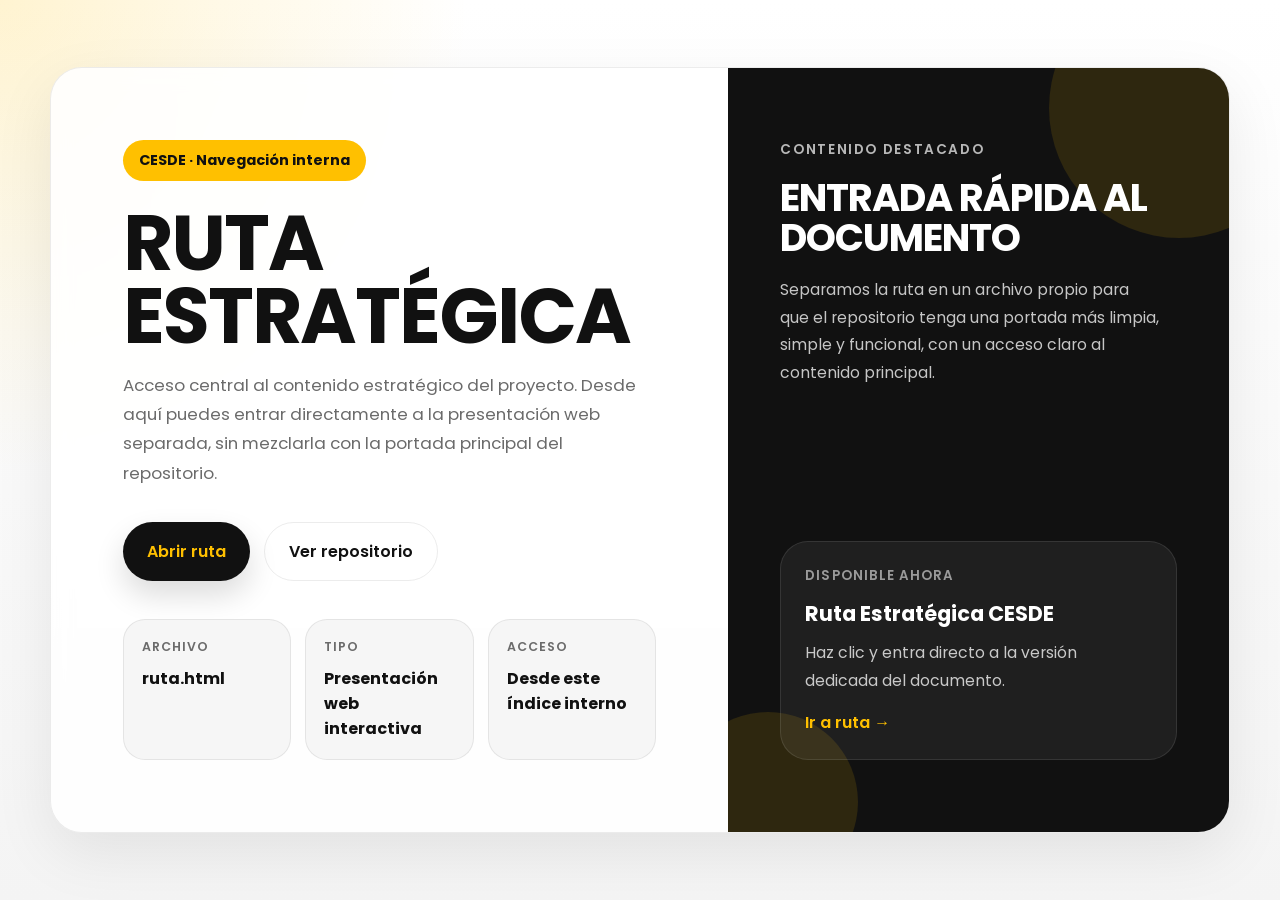
<file: index.html>
﻿<!DOCTYPE html>
<html lang="es">
<head>
  <meta charset="UTF-8" />
  <meta name="viewport" content="width=device-width, initial-scale=1.0" />
  <title>CESDE</title>
  <link rel="preconnect" href="https://fonts.googleapis.com">
  <link rel="preconnect" href="https://fonts.gstatic.com" crossorigin>
  <link href="https://fonts.googleapis.com/css2?family=Poppins:wght@300;400;500;600;700&display=swap" rel="stylesheet">
  <link rel="stylesheet" href="assets/css/index.css">
</head>
<body>
  <main class="page">
    <section class="shell">
      <div class="hero">
        <div class="eyebrow">CESDE · Navegación interna</div>
        <h1>Ruta estratégica</h1>
        <p class="lead">
          Acceso central al contenido estratégico del proyecto. Desde aquí puedes entrar
          directamente a la presentación web separada, sin mezclarla con la portada principal del repositorio.
        </p>

        <div class="actions">
          <a class="btn btn-primary" href="./ruta.html">Abrir ruta</a>
          <a class="btn btn-secondary" href="https://github.com/DanielAdcom98/Cesde" target="_blank" rel="noopener noreferrer">Ver repositorio</a>
        </div>

        <div class="mini-grid">
          <article class="mini-card">
            <span>Archivo</span>
            <strong>ruta.html</strong>
          </article>
          <article class="mini-card">
            <span>Tipo</span>
            <strong>Presentación web interactiva</strong>
          </article>
          <article class="mini-card">
            <span>Acceso</span>
            <strong>Desde este índice interno</strong>
          </article>
        </div>
      </div>

      <aside class="panel">
        <div class="panel-top">
          <div class="panel-label">Contenido destacado</div>
          <h2>Entrada rápida al documento</h2>
          <p>
            Separamos la ruta en un archivo propio para que el repositorio tenga una portada más limpia,
            simple y funcional, con un acceso claro al contenido principal.
          </p>
        </div>

        <div class="route-card">
          <small>Disponible ahora</small>
          <strong>Ruta Estratégica CESDE</strong>
          <p>Haz clic y entra directo a la versión dedicada del documento.</p>
          <a href="./ruta.html">Ir a ruta →</a>
        </div>
      </aside>
    </section>
  </main>
</body>
</html>
</file>
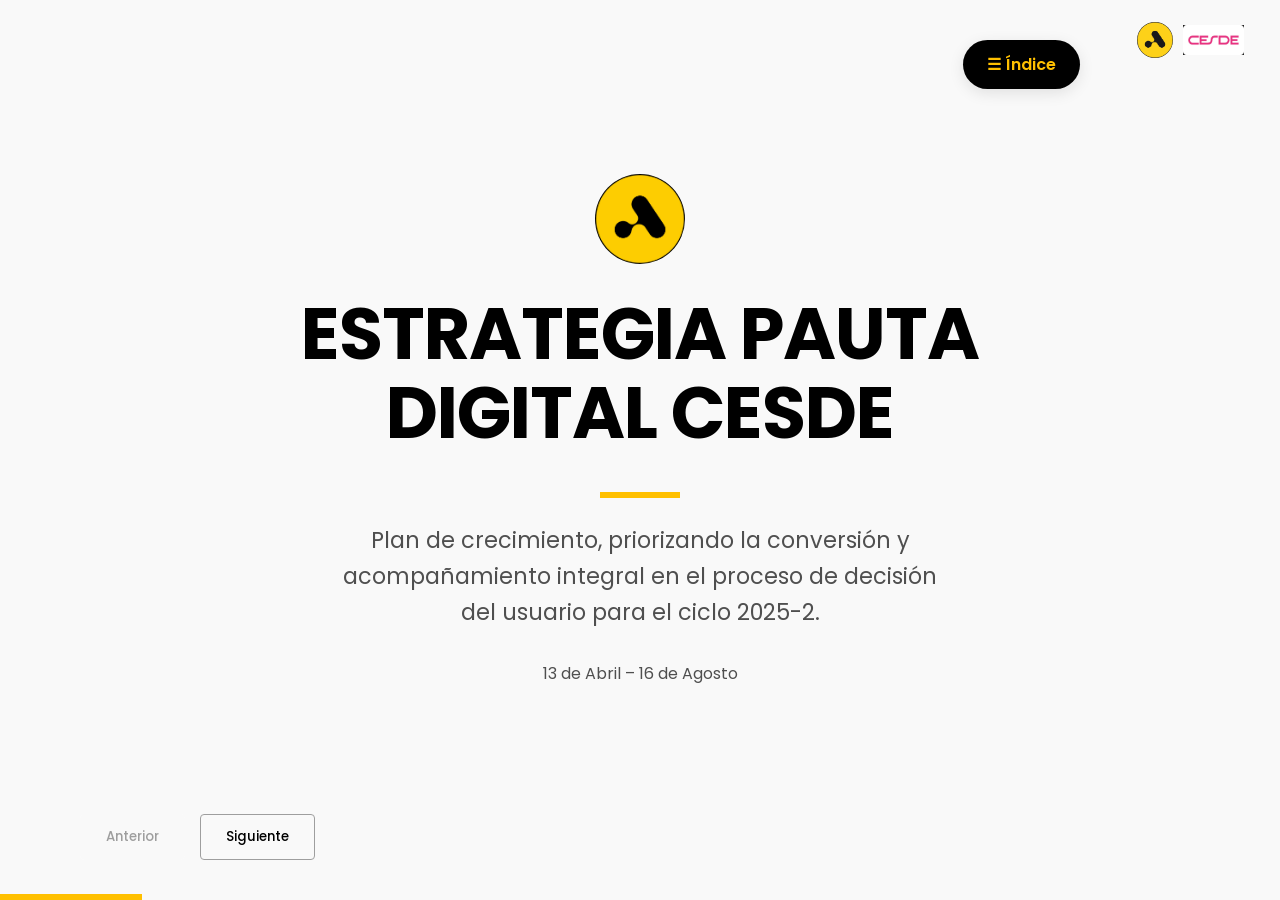
<file: CESDE_Estrategia_Completa_2025-2_1.html>
<!DOCTYPE html>
<html lang="es">
<head>
    <meta charset="UTF-8">
    <meta name="viewport" content="width=device-width, initial-scale=1.0">
    <title>Propuesta Pauta Digital CESDE 2025</title>
    <!-- Fuentes: Solo Poppins con todos sus pesos -->
    <link href="https://fonts.googleapis.com/css2?family=Poppins:ital,wght@0,300;0,400;0,500;0,600;0,700;1,300&display=swap" rel="stylesheet">
    <style>
        :root {
            --amarillo: #FFC000;
            --negro: #000000;
            --gris-oscuro: #4F4F4F;
            --gris-medio: #9E9E9E;
            --gris-claro: #F9F9F9;
            --gris-borde: #EAEAEA;
            --blanco: #FFFFFF;
            --radius: 8px;
        }

        * {
            margin: 0;
            padding: 0;
            box-sizing: border-box;
        }

        body {
            font-family: 'Poppins', sans-serif;
            background-color: var(--blanco);
            color: var(--gris-oscuro);
            overflow-x: hidden;
            line-height: 1.6;
        }

        h1, h2, h3, h4, h5, .bold {
            font-weight: 700;
            color: var(--negro);
        }

        .light-text {
            font-weight: 300;
            color: var(--gris-oscuro);
        }

        /* Contenedor Principal */
        #presentation-container {
            width: 100vw;
            height: 100vh;
            position: relative;
        }

        .slide {
            position: absolute;
            top: 0;
            left: 0;
            width: 100%;
            height: 100%;
            display: none;
            padding: 60px 80px 100px 80px; /* Padding inferior extra para la navegación */
            background-color: var(--blanco);
            flex-direction: column;
            transition: opacity 0.4s ease;
            overflow-y: auto;
        }

        .slide.active {
            display: flex;
            opacity: 1;
        }

        /* Contenedor Interno para Centrado Vertical/Horizontal */
        .slide-inner {
            width: 100%;
            max-width: 1200px;
            margin: auto; /* Esto empuja el bloque al centro exacto */
            display: flex;
            flex-direction: column;
        }

        /* --- NUEVO LAYOUT DE HEADER (Columnas) --- */
        .slide-top-section {
            display: flex;
            gap: 40px;
            margin-bottom: 40px;
            align-items: flex-start;
            width: 100%;
        }

        /* Columna del Título: Se ajusta al contenido para que no haga salto de línea */
        .slide-title-col {
            flex: 0 0 auto; 
        }

        .slide-desc-col {
            flex: 1;
            padding-top: 5px;
        }

        /* Cajón Amarillo: Más amplio y sin salto de línea */
        .slide-header {
            background-color: var(--amarillo);
            padding: 15px 40px;
            border-radius: var(--radius);
            width: max-content; 
            white-space: nowrap; 
        }

        .slide-header h2 {
            margin: 0;
            font-size: 2rem;
            text-transform: uppercase;
            letter-spacing: -0.5px;
            line-height: 1.2;
        }

        /* Claims de la derecha: Subtítulo (Bold) y Subtexto (Light Italic) */
        .slide-desc-col .subtext {
            font-weight: 700; /* Poppins Bold */
            color: var(--gris-medio);
            font-size: 1rem;
            margin-bottom: 10px;
            text-transform: uppercase;
            letter-spacing: 1px;
        }

        .slide-desc-col .body-text {
            font-weight: 300; /* Poppins Light */
            font-style: italic; /* Cursiva */
            font-size: 1.1rem;
            color: var(--gris-oscuro);
            margin-bottom: 0;
        }

        /* Contenido General */
        .content-area {
            width: 100%;
            text-align: left;
        }

        /* Slide de Portada */
        .slide-cover {
            background-color: var(--gris-claro);
        }

        .slide-cover .slide-inner {
            align-items: center;
            text-align: center;
        }

        .slide-cover h1 {
            font-size: 4.5rem;
            margin-bottom: 15px;
            line-height: 1.1;
            text-transform: uppercase;
            letter-spacing: -1px;
        }

        .slide-cover .body-text {
            font-size: 1.4rem;
            max-width: 600px;
            margin: 0 auto;
        }

        /* Logo en Portada */
        .cover-logo {
            height: 90px;
            margin-bottom: 30px;
            object-fit: contain;
        }

        /* Cuadrícula de Objetivos Planos */
        .stats-grid {
            display: grid;
            grid-template-columns: repeat(3, 1fr);
            gap: 20px;
            margin-top: 20px;
        }

        .stat-card {
            background: var(--gris-claro);
            padding: 40px 30px;
            border-radius: var(--radius);
            text-align: center;
            border-left: 4px solid var(--amarillo);
        }

        .stat-val {
            font-weight: 700;
            font-size: 3.5rem;
            color: var(--negro);
            line-height: 1;
            display: block;
            margin-bottom: 10px;
        }

        /* --- Enfoque Funnel (Timeline) --- */
        .timeline-container {
            margin-top: 20px;
            border-left: 2px solid var(--gris-borde);
            padding-left: 30px;
            position: relative;
        }

        .timeline-item {
            margin-bottom: 25px;
            position: relative;
            background: var(--gris-claro);
            padding: 20px 25px;
            border-radius: var(--radius);
            border: 1px solid var(--gris-borde);
        }

        .timeline-item::before {
            content: '';
            position: absolute;
            left: -37px;
            top: 25px;
            width: 12px;
            height: 12px;
            background: var(--amarillo);
            border-radius: 50%;
            border: 3px solid var(--blanco);
            box-shadow: 0 0 0 2px var(--gris-borde);
        }

        .timeline-header {
            display: flex;
            justify-content: space-between;
            align-items: center;
            margin-bottom: 8px;
        }

        .timeline-item h3 {
            font-size: 1.2rem;
            margin: 0;
        }

        .timeline-tags {
            display: flex;
            gap: 8px;
        }

        .tl-tag {
            font-size: 0.75rem;
            font-weight: 600;
            padding: 4px 12px;
            border-radius: 50px;
            background: var(--blanco);
            color: var(--negro);
            border: 1px solid var(--gris-medio);
        }
        .tl-tag.highlight {
            background: var(--negro);
            color: var(--amarillo);
            border: none;
        }

        /* --- Mix de Medios (Interactivo Rediseñado) --- */
        .mix-interactive {
            display: flex;
            gap: 30px;
            margin-top: 20px;
            align-items: stretch;
        }

        .mix-tabs {
            flex: 0 0 280px;
            display: flex;
            flex-direction: column;
            gap: 10px;
        }

        .mix-tab {
            background: var(--blanco);
            border: 1px solid var(--gris-borde);
            padding: 18px 20px;
            border-radius: var(--radius);
            text-align: left;
            cursor: pointer;
            display: flex;
            justify-content: space-between;
            align-items: center;
            transition: all 0.2s;
            font-family: 'Poppins', sans-serif;
            font-weight: 600;
            color: var(--negro);
            font-size: 1.05rem;
        }

        .mix-tab .pct {
            font-size: 1.3rem;
            color: var(--negro);
        }

        .mix-tab:hover {
            background: var(--gris-claro);
        }

        .mix-tab.active {
            background: var(--negro);
            color: var(--blanco);
            border-color: var(--negro);
            border-left: 6px solid var(--amarillo);
        }
        .mix-tab.active .pct {
            color: var(--amarillo);
        }

        .mix-panel-container {
            flex: 1;
            background: var(--gris-claro);
            border: 1px solid var(--gris-borde);
            border-radius: var(--radius);
            padding: 30px;
            position: relative;
        }

        .mix-panel {
            display: none;
            animation: fadeIn 0.3s ease;
        }

        .mix-panel.active {
            display: block;
        }

        @keyframes fadeIn { from { opacity: 0; transform: translateY(5px); } to { opacity: 1; transform: translateY(0); } }

        .panel-header-badge {
            font-size: 1.4rem; 
            color: var(--amarillo); 
            background: var(--negro); 
            padding: 5px 15px; 
            display: inline-block; 
            border-radius: 4px; 
            margin-bottom: 15px;
            font-weight: 700;
        }

        .panel-grid {
            display: grid;
            grid-template-columns: 1fr;
            gap: 15px;
            margin-top: 20px;
        }

        .panel-box {
            background: var(--blanco);
            padding: 15px 20px;
            border-left: 4px solid var(--amarillo);
            border-radius: 4px;
            box-shadow: 0 2px 8px rgba(0,0,0,0.03);
        }

        .panel-box h5 {
            font-size: 0.75rem;
            text-transform: uppercase;
            color: var(--gris-medio);
            margin-bottom: 6px;
            letter-spacing: 0.5px;
        }

        .panel-box p {
            margin: 0;
            font-size: 0.95rem;
            color: var(--gris-oscuro);
            font-weight: 300;
        }

        /* --- Acordeones Planos (Journey e Infografía) --- */
        .journey-container {
            position: relative;
            padding-left: 20px;
            margin-top: 20px;
        }
        .journey-container::before {
            content: '';
            position: absolute;
            left: 5px;
            top: 20px;
            bottom: 20px;
            width: 2px;
            background: var(--gris-borde);
            z-index: 1;
        }

        .acc-item {
            background: var(--gris-claro);
            border-radius: 4px;
            overflow: hidden;
            transition: background 0.2s ease;
            margin-bottom: 12px;
            position: relative;
            z-index: 2;
            box-shadow: 0 2px 10px rgba(0,0,0,0.02);
            border: 1px solid var(--gris-borde);
        }

        .acc-item.open {
            background: var(--blanco);
            border-color: var(--amarillo);
            box-shadow: 0 4px 15px rgba(0,0,0,0.05);
        }

        .acc-item::before {
            content: '';
            position: absolute;
            left: -19px;
            top: 22px;
            width: 8px;
            height: 8px;
            background: var(--blanco);
            border: 2px solid var(--gris-medio);
            border-radius: 50%;
            z-index: 3;
            transition: all 0.2s;
        }
        .acc-item.open::before {
            border-color: var(--amarillo);
            background: var(--amarillo);
            box-shadow: 0 0 0 3px rgba(255, 192, 0, 0.2);
        }

        .acc-header {
            padding: 18px 25px;
            font-weight: 600;
            font-size: 1.05rem;
            color: var(--negro);
            display: flex;
            justify-content: space-between;
            align-items: center;
            cursor: pointer;
        }

        .acc-icon {
            font-weight: 300;
            font-size: 1.5rem;
            color: var(--gris-oscuro);
        }

        .acc-content {
            max-height: 0;
            padding: 0 25px;
            opacity: 0;
            transition: all 0.3s ease;
            font-weight: 300;
            font-size: 1rem;
            color: var(--gris-oscuro);
            overflow: hidden;
        }

        .acc-item.open .acc-content {
            max-height: 1000px;
            padding: 0 25px 25px 25px;
            opacity: 1;
        }

        .j-grid {
            display: grid;
            grid-template-columns: repeat(4, 1fr);
            gap: 15px;
            margin-top: 15px;
            border-top: 1px dashed var(--gris-borde);
            padding-top: 20px;
        }

        .j-box {
            background: var(--gris-claro);
            padding: 15px;
            border-radius: 6px;
            font-size: 0.9rem;
            line-height: 1.4;
        }

        .j-box h5 {
            font-size: 0.75rem;
            text-transform: uppercase;
            color: var(--gris-medio);
            margin-bottom: 6px;
            letter-spacing: 0.5px;
        }

        .j-box p { margin: 0; font-weight: 400; color: var(--negro); }
        
        .j-box.highlight {
            background: #fffdf5;
            border: 1px solid var(--amarillo);
            display: flex;
            flex-direction: column;
            justify-content: center;
        }
        .j-box.highlight p {
            font-size: 1.8rem;
            font-weight: 700;
            color: var(--negro);
        }

        /* Detalle Becas */
        .beca-detail {
            display: grid;
            grid-template-columns: 1fr 1fr;
            gap: 15px;
            margin-top: 10px;
        }
        .beca-box {
            background: var(--gris-claro);
            padding: 15px;
            border-radius: 4px;
        }
        .beca-box h4 {
            font-size: 0.8rem;
            text-transform: uppercase;
            color: var(--gris-medio);
            margin-bottom: 5px;
            font-weight: 600;
        }

        /* Navegación y Botones */
        .nav-controls {
            position: fixed;
            bottom: 40px;
            left: 80px;
            display: flex;
            gap: 15px;
            z-index: 100;
        }

        .nav-btn {
            background: var(--gris-claro);
            color: var(--negro);
            border: 1px solid var(--gris-medio);
            padding: 12px 25px;
            font-family: 'Poppins', sans-serif;
            font-weight: 500;
            cursor: pointer;
            border-radius: 4px;
            transition: all 0.2s;
        }

        .nav-btn:hover {
            background: var(--negro);
            color: var(--amarillo);
            border-color: var(--negro);
        }

        .nav-btn:disabled {
            background: var(--gris-claro);
            color: var(--gris-medio);
            border-color: var(--gris-claro);
            cursor: not-allowed;
        }

        .progress-bar {
            position: fixed;
            bottom: 0;
            left: 0;
            height: 6px;
            background: var(--amarillo);
            transition: width 0.3s ease;
            z-index: 1001;
        }

        /* --- MENÚ ÍNDICE --- */
        .index-toggle-btn {
            position: fixed;
            top: 40px;
            right: 200px;
            background: var(--negro);
            color: var(--amarillo);
            border: none;
            padding: 12px 24px;
            border-radius: 50px;
            font-family: 'Poppins', sans-serif;
            font-weight: 600;
            font-size: 1rem;
            cursor: pointer;
            z-index: 2000;
            box-shadow: 0 4px 15px rgba(0,0,0,0.1);
            transition: transform 0.2s, background 0.2s;
            display: flex;
            align-items: center;
            gap: 8px;
        }

        .index-toggle-btn:hover {
            transform: translateY(-2px);
            background: var(--gris-oscuro);
        }

        .index-modal {
            position: fixed;
            top: 0;
            left: 0;
            width: 100vw;
            height: 100vh;
            background: rgba(255, 255, 255, 0.95);
            backdrop-filter: blur(5px);
            z-index: 2001;
            display: flex;
            flex-direction: column;
            justify-content: center;
            align-items: center;
            opacity: 0;
            pointer-events: none;
            transition: opacity 0.3s ease;
        }

        .index-modal.open {
            opacity: 1;
            pointer-events: all;
        }

        .index-close {
            position: absolute;
            top: 40px;
            right: 40px;
            background: none;
            border: none;
            font-size: 2rem;
            color: var(--negro);
            cursor: pointer;
            transition: color 0.2s;
        }

        .index-close:hover {
            color: var(--amarillo);
        }

        .index-modal h2 {
            font-size: 2.5rem;
            margin-bottom: 40px;
            color: var(--negro);
            text-transform: uppercase;
            letter-spacing: -0.5px;
        }

        .index-list {
            list-style: none;
            padding: 0;
            margin: 0;
            width: 100%;
            max-width: 600px;
        }

        .index-list li {
            font-size: 1.5rem;
            font-weight: 600;
            color: var(--gris-oscuro);
            padding: 15px 20px;
            margin-bottom: 10px;
            border-radius: var(--radius);
            cursor: pointer;
            transition: all 0.2s ease;
            display: flex;
            align-items: center;
            gap: 15px;
        }

        .index-list li::before {
            content: '→';
            color: var(--amarillo);
            font-weight: 700;
            opacity: 0;
            transform: translateX(-10px);
            transition: all 0.2s;
        }

        .index-list li:hover {
            background: var(--negro);
            color: var(--blanco);
        }

        .index-list li:hover::before {
            opacity: 1;
            transform: translateX(0);
        }


        /* ==========================================
           DISEÑO RESPONSIVO (MEDIA QUERIES)
           ========================================== */
        @media (max-width: 992px) {
            .slide {
                padding: 40px 40px 100px 40px;
            }
            .slide-top-section {
                flex-direction: column;
                gap: 10px;
                margin-bottom: 25px;
            }
            .slide-title-col {
                flex: auto;
                width: 100%;
            }
            .slide-header {
                white-space: normal; /* Permitir salto en móvil para no desbordar */
                width: 100%;
            }
            .stats-grid {
                grid-template-columns: 1fr;
            }
            .mix-interactive {
                flex-direction: column;
            }
            .mix-tabs {
                flex: auto;
                flex-direction: row;
                flex-wrap: wrap;
            }
            .mix-tab {
                flex: 1;
                min-width: 140px;
                padding: 12px 15px;
            }
            .j-grid {
                grid-template-columns: 1fr 1fr;
            }
            .beca-detail {
                grid-template-columns: 1fr;
            }
        }

        @media (max-width: 576px) {
            .slide {
                padding: 30px 20px 90px 20px;
            }
            .slide-cover h1 {
                font-size: 2.8rem;
            }
            .slide-header h2 {
                font-size: 1.5rem;
            }
            .mix-tabs {
                flex-direction: column;
            }
            .j-grid {
                grid-template-columns: 1fr;
            }
            .nav-controls {
                left: 20px;
                bottom: 20px;
            }
            .index-toggle-btn {
                top: 20px;
                right: 20px;
                padding: 8px 16px;
                font-size: 0.9rem;
            }
            .index-modal h2 {
                font-size: 1.8rem;
            }
            .index-list li {
                font-size: 1.1rem;
            }
        }

    </style>
</head>
<body>

    <!-- Marca de agua logos -->
    <div style="
        position: fixed;
        top: 22px;
        right: 36px;
        display: flex;
        align-items: center;
        gap: 10px;
        z-index: 3000;
        pointer-events: none;
    ">
        <img src="[data-uri]"
             alt="ADCOM"
             style="height: 36px; width: 36px; border-radius: 50%; object-fit: cover; opacity: 0.9;">
        <img src="[data-uri]" alt="CESDE" style="height:30px;width:auto;object-fit:contain;mix-blend-mode:multiply;opacity:0.9;">
    </div>

    <!-- Botón Índice -->
    <button class="index-toggle-btn" onclick="toggleIndex()">☰ Índice</button>

    <!-- Modal Índice -->
    <div class="index-modal" id="indexModal">
        <button class="index-close" onclick="toggleIndex()">✕</button>
        <h2>Índice de Contenidos</h2>
        <ul class="index-list">
            <li onclick="goToSlide(0)">0. Portada</li>
            <li onclick="goToSlide(1)">1. Objetivos de Negocio</li>
            <li onclick="goToSlide(2)">2. Enfoque Estratégico</li>
            <li onclick="goToSlide(3)">3. Mix de Medios</li>
            <li onclick="goToSlide(4)">4. User Journey</li>
            <li onclick="goToSlide(5)">5. Estrategia de Becas</li>
            <li onclick="goToSlide(6)">6. Oportunidad Táctica</li>
            <li onclick="goToSlide(7)">7. Presupuesto General</li>
            <li onclick="goToSlide(8)">8. Presupuesto por Sede</li>
        </ul>
    </div>


    <div id="presentation-container">
        
        <!-- SLIDE 1: PORTADA -->
        <div class="slide slide-cover active">
            <div class="slide-inner">
                <!-- Logo principal en portada (con fallback a un recuadro si falla la carga local) -->
                <img src="[data-uri]" alt="ADCOM" class="cover-logo" style="height:90px;width:90px;border-radius:50%;object-fit:cover;margin-bottom:30px;">
                
                <h1>Estrategia Pauta<br>Digital CESDE</h1>
                <div style="background: var(--amarillo); height: 6px; width: 80px; margin: 25px auto;"></div>
                <p class="body-text">Plan de crecimiento, priorizando la conversión y acompañamiento integral en el proceso de decisión del usuario para el ciclo 2025-2.</p>
                <p class="subtext" style="margin-top: 30px;">13 de Abril – 16 de Agosto</p>
            </div>
        </div>

        <!-- SLIDE 2: OBJETIVOS -->
        <div class="slide">
            <div class="slide-inner">
                <div class="slide-top-section">
                    <div class="slide-title-col">
                        <div class="slide-header"><h2>Objetivos de Negocio</h2></div>
                    </div>
                    <div class="slide-desc-col">
                        <p class="subtext">Propósito de la campaña</p>
                        <p class="body-text">No nos limitamos únicamente a la captación inicial; la meta es estructurar un ecosistema digital que genere un <strong>volumen sostenido de leads con alta intención</strong>, acompañándolos cualitativamente hasta concretar la matrícula.</p>
                    </div>
                </div>
                
                <div class="content-area">
                    <div class="stats-grid">
                        <div class="stat-card">
                            <span class="stat-val">3.000</span>
                            <p class="light-text">Matrículas meta proyectadas para el periodo.</p>
                        </div>
                        <div class="stat-card">
                            <span class="stat-val">3</span>
                            <p class="light-text">Sedes operativas: Medellín, Bello y Rionegro.</p>
                        </div>
                        <div class="stat-card">
                            <span class="stat-val">100%</span>
                            <p class="light-text">Enfoque integral orientado a la conversión final.</p>
                        </div>
                    </div>
                </div>
            </div>
        </div>

        <!-- SLIDE 3: ENFOQUE ESTRATÉGICO (Timeline) -->
        <div class="slide">
            <div class="slide-inner">
                <div class="slide-top-section">
                    <div class="slide-title-col">
                        <div class="slide-header"><h2>Enfoque Estratégico</h2></div>
                    </div>
                    <div class="slide-desc-col">
                        <p class="subtext">De la generación de demanda a la conversión final</p>
                        <p class="body-text">Una estrategia que construye confianza en un entorno competitivo y captura agresivamente la demanda activa.</p>
                    </div>
                </div>

                <div class="content-area">
                    <div class="timeline-container">
                        <div class="timeline-item">
                            <div class="timeline-header">
                                <h3>01. Generación de Demanda</h3>
                                <div class="timeline-tags">
                                    <span class="tl-tag highlight">Meta Ads</span>
                                    <span class="tl-tag highlight">TikTok Ads</span>
                                </div>
                            </div>
                            <p class="light-text">Descubrimiento, tráfico inicial y primeros leads cualificados. Orientado a audiencias en etapa de exploración vocacional.</p>
                        </div>

                        <div class="timeline-item">
                            <div class="timeline-header">
                                <h3>02. Captura de Intención</h3>
                                <div class="timeline-tags">
                                    <span class="tl-tag highlight">Google Search</span>
                                </div>
                            </div>
                            <p class="light-text">Interceptar usuarios que ya tienen una necesidad clara de estudio, buscando activamente programas específicos e instituciones.</p>
                        </div>

                        <div class="timeline-item" style="margin-bottom:0;">
                            <div class="timeline-header">
                                <h3>03. Conversión y Cierre</h3>
                                <div class="timeline-tags">
                                    <span class="tl-tag highlight">Meta RMKT</span>
                                    <span class="tl-tag">Display</span>
                                </div>
                            </div>
                            <p class="light-text">Aceleración de la decisión mediante remarketing persuasivo. Uso de gatillos de urgencia, becas disponibles y cierre de cupos.</p>
                        </div>
                    </div>
                </div>
            </div>
        </div>

        <!-- SLIDE 4: MIX DE MEDIOS INTERACTIVO -->
        <div class="slide">
            <div class="slide-inner">
                <div class="slide-top-section">
                    <div class="slide-title-col">
                        <div class="slide-header"><h2>Mix de Medios</h2></div>
                    </div>
                    <div class="slide-desc-col">
                        <p class="subtext">Distribución real del presupuesto · $130M total</p>
                        <p class="body-text">Meta Ads es el canal central de la estrategia: mayor volumen, menor CPL y cobertura en las tres sedes. <strong>Google se activa únicamente en los programas Pareto de Medellín</strong> — los de mayor demanda histórica — para capturar intención activa de búsqueda. Bello y Rionegro operan 100% en Meta. La inversión en Google queda <em>abierta a ajuste</em> si se quiere ampliar cobertura. Clic en cada canal para el detalle.</p>
                    </div>
                </div>

                <div class="content-area">
                    <div class="mix-interactive">
                        <div class="mix-tabs">
                            <button class="mix-tab active" onclick="showMixPanel('meta', this)">
                                <span class="name">Facebook Ads</span> <span class="pct">85.7%</span>
                            </button>
                            <button class="mix-tab" onclick="showMixPanel('search', this)">
                                <span class="name">Google Ads</span> <span class="pct">9.2%</span>
                            </button>
                            <button class="mix-tab" onclick="showMixPanel('tiktok', this)">
                                <span class="name">TikTok Ads</span> <span class="pct">5.0%</span>
                            </button>
                        </div>

                        <div class="mix-panel-container">

                            <!-- Panel Facebook (PRINCIPAL) -->
                            <div class="mix-panel active" id="panel-meta">
                                <span class="panel-header-badge">Facebook Ads — Canal Principal</span>
                                <p class="body-text" style="font-style:normal;font-weight:300;">Canal líder de la estrategia. Combina alto volumen de leads a través de campañas formales por programa, campañas genéricas de marca y remarketing intensivo hacia usuarios que ya interactuaron con CESDE.</p>
                                
                                <!-- KPIs reales en fila -->
                                <div style="display:grid;grid-template-columns:repeat(4,1fr);gap:12px;margin:16px 0;">
                                    <div class="panel-box" style="text-align:center;padding:14px;">
                                        <h5>Inversión</h5>
                                        <p style="font-size:1.4rem;font-weight:700;color:var(--negro);">$111.4M</p>
                                    </div>
                                    <div class="panel-box" style="text-align:center;padding:14px;">
                                        <h5>Meta Leads</h5>
                                        <p style="font-size:1.4rem;font-weight:700;color:var(--negro);">18.673</p>
                                    </div>
                                    <div class="panel-box" style="text-align:center;padding:14px;">
                                        <h5>CPL Prom.</h5>
                                        <p style="font-size:1.4rem;font-weight:700;color:var(--negro);">$5.967</p>
                                    </div>
                                    <div class="panel-box" style="text-align:center;padding:14px;background:#fffdf5;border:1px solid var(--amarillo);">
                                        <h5>Participación</h5>
                                        <p style="font-size:1.4rem;font-weight:700;color:var(--negro);">85.7%</p>
                                    </div>
                                </div>

                                <!-- Distribución por sede -->
                                <div style="display:grid;grid-template-columns:1fr 1fr;gap:12px;">
                                    <div class="panel-box">
                                        <h5>Formatos activos</h5>
                                        <p>Imagen estática, video, carrusel y <strong>Lead Gen Ads</strong> (formularios nativos de alta conversión). Reels para alcance orgánico y pauta de retargeting con creatividades diferenciadas por etapa del funnel.</p>
                                    </div>
                                    <div class="panel-box">
                                        <h5>Distribución por sede</h5>
                                        <div style="margin-top:6px;font-size:0.88rem;color:var(--gris-oscuro);font-weight:300;">
                                            <div style="display:flex;justify-content:space-between;padding:4px 0;border-bottom:1px solid var(--gris-borde);"><span>Medellín</span><strong style="color:var(--negro);">$73.1M</strong></div>
                                            <div style="display:flex;justify-content:space-between;padding:4px 0;border-bottom:1px solid var(--gris-borde);"><span>Bello</span><strong style="color:var(--negro);">$13.2M</strong></div>
                                            <div style="display:flex;justify-content:space-between;padding:4px 0;border-bottom:1px solid var(--gris-borde);"><span>Rionegro</span><strong style="color:var(--negro);">$13.1M</strong></div>
                                            <div style="display:flex;justify-content:space-between;padding:4px 0;"><span>Transversales (Tácticas + Becas)</span><strong style="color:var(--negro);">$15.0M</strong></div>
                                        </div>
                                    </div>
                                </div>
                            </div>

                            <!-- Panel Google -->
                            <div class="mix-panel" id="panel-search">
                                <span class="panel-header-badge">Google Ads — Programas Pareto · Solo Medellín</span>

                                <!-- Claim estratégico destacado -->
                                <div style="background:var(--negro);border-radius:var(--radius);padding:16px 22px;margin-bottom:16px;border-left:4px solid var(--amarillo);">
                                    <p style="font-size:0.95rem;color:var(--blanco);font-weight:300;line-height:1.65;margin:0;">
                                        La inversión en Google <strong style="color:var(--amarillo);">no busca ser el canal principal</strong>. La decisión estratégica es <strong style="color:var(--amarillo);">concentrar el presupuesto en Meta</strong> para maximizar volumen y eficiencia. Google se activa exclusivamente en los <strong style="color:var(--amarillo);">programas Pareto de Medellín</strong> — aquellos con mayor demanda histórica — donde la búsqueda activa garantiza leads de alta intención.
                                        <br><br>
                                        <span style="color:rgba(255,255,255,0.5);font-size:0.85rem;">⚙️ <em>Queda abierto a ajuste: si se quiere ampliar la presencia en Google a más programas o sedes, el presupuesto puede reasignarse desde las campañas de cobertura general.</em></span>
                                    </p>
                                </div>

                                <div style="display:grid;grid-template-columns:repeat(4,1fr);gap:12px;margin-bottom:14px;">
                                    <div class="panel-box" style="text-align:center;padding:14px;">
                                        <h5>Inversión</h5>
                                        <p style="font-size:1.4rem;font-weight:700;color:var(--negro);">$12.0M</p>
                                    </div>
                                    <div class="panel-box" style="text-align:center;padding:14px;">
                                        <h5>Meta Leads</h5>
                                        <p style="font-size:1.4rem;font-weight:700;color:var(--negro);">1.504</p>
                                    </div>
                                    <div class="panel-box" style="text-align:center;padding:14px;">
                                        <h5>CPL Prom.</h5>
                                        <p style="font-size:1.4rem;font-weight:700;color:var(--negro);">$7.980</p>
                                    </div>
                                    <div class="panel-box" style="text-align:center;padding:14px;background:#fffdf5;border:1px solid var(--amarillo);">
                                        <h5>Cobertura</h5>
                                        <p style="font-size:1.0rem;font-weight:700;color:var(--negro);">Solo Medellín</p>
                                    </div>
                                </div>

                                <div style="display:grid;grid-template-columns:1fr 1fr;gap:12px;">
                                    <div class="panel-box">
                                        <h5>Programas Pareto activados en Google</h5>
                                        <p style="font-weight:300;font-size:0.9rem;line-height:1.7;">Arte Culinario ($1.3M) · Diseño Gráfico ($2.1M) · Desarrollo de Software ($2.6M) · Asistente Administrativo ($1.7M) · Campaña General MED ($4.3M)</p>
                                    </div>
                                    <div class="panel-box" style="background:#fff8f0;border-left:4px solid #FF9800;">
                                        <h5 style="color:#E65100;">Bello y Rionegro — Solo Meta</h5>
                                        <p style="font-weight:300;font-size:0.9rem;line-height:1.7;color:var(--gris-oscuro);">Estas dos sedes no tienen inversión en Google en este plan. La pauta opera 100% en Facebook Ads, donde el costo por lead es más eficiente para el volumen requerido.</p>
                                    </div>
                                </div>
                            </div>

                            <!-- Panel TikTok -->
                            <div class="mix-panel" id="panel-tiktok">
                                <span class="panel-header-badge" style="color:var(--negro);background:var(--amarillo);">TikTok Ads — Descubrimiento Gen Z</span>
                                <p class="body-text" style="font-style:normal;font-weight:300;">Presencia en el canal de mayor crecimiento entre audiencias de 18-28 años, con contenido nativo y aspiracional que conecta la decisión educativa con su estilo de vida digital.</p>

                                <div style="display:grid;grid-template-columns:repeat(4,1fr);gap:12px;margin:16px 0;">
                                    <div class="panel-box" style="text-align:center;padding:14px;">
                                        <h5>Inversión</h5>
                                        <p style="font-size:1.4rem;font-weight:700;color:var(--negro);">$6.55M</p>
                                    </div>
                                    <div class="panel-box" style="text-align:center;padding:14px;">
                                        <h5>Meta Leads</h5>
                                        <p style="font-size:1.4rem;font-weight:700;color:var(--negro);">500</p>
                                    </div>
                                    <div class="panel-box" style="text-align:center;padding:14px;">
                                        <h5>CPL Est.</h5>
                                        <p style="font-size:1.4rem;font-weight:700;color:var(--negro);">$13.100</p>
                                    </div>
                                    <div class="panel-box" style="text-align:center;padding:14px;background:#fffdf5;border:1px solid var(--amarillo);">
                                        <h5>Participación</h5>
                                        <p style="font-size:1.4rem;font-weight:700;color:var(--negro);">5.0%</p>
                                    </div>
                                </div>

                                <div style="display:grid;grid-template-columns:1fr 1fr;gap:12px;">
                                    <div class="panel-box">
                                        <h5>Campaña activa</h5>
                                        <p style="font-weight:300;font-size:0.9rem;line-height:1.6;">Campaña General Medellín — el mensaje más amplio de marca CESDE, con storytelling sobre vida estudiantil, empleabilidad y oportunidades reales de los egresados técnicos.</p>
                                    </div>
                                    <div class="panel-box">
                                        <h5>Rol en el funnel</h5>
                                        <p style="font-weight:300;font-size:0.9rem;line-height:1.6;">Awareness y primer descubrimiento. Genera el interés inicial que luego Facebook y Google convierten. Complementa el mix sin competir con los canales de conversión directa.</p>
                                    </div>
                                </div>
                            </div>

                        </div>
                    </div>
                </div>
            </div>
        </div>

        <!-- SLIDE 5: USER JOURNEY INFOGRÁFICO -->
        <div class="slide">
            <div class="slide-inner">
                <div class="slide-top-section">
                    <div class="slide-title-col">
                        <div class="slide-header"><h2>User Journey</h2></div>
                    </div>
                    <div class="slide-desc-col">
                        <p class="subtext">Ruta del prospecto hacia la matrícula</p>
                        <p class="body-text">Cada etapa cumple un rol preciso en el funnel. La conversión final concentra el mayor peso estratégico, apoyada por el Contact Center de CESDE sobre leads cualificados. Haz clic para expandir cada etapa.</p>
                    </div>
                </div>

                <div class="content-area">
                    <div class="journey-container">
                        <div class="acc-item">
                            <div class="acc-header" onclick="toggleAcc(this)">
                                <span>1. Descubrimiento e Impacto Inicial</span>
                                <span class="acc-icon">+</span>
                            </div>
                            <div class="acc-content">
                                <p class="light-text" style="font-size:0.95rem; margin-bottom:10px;">Primer contacto del usuario con CESDE en entornos de navegación social. El objetivo es generar interés inicial con mensajes aspiracionales sobre el futuro profesional.</p>
                                <div class="j-grid">
                                    <div class="j-box"><h5>Objetivo</h5><p>Alcance masivo, reconocimiento de marca, clics hacia oferta de programas.</p></div>
                                    <div class="j-box"><h5>Medios</h5><p><strong>Facebook Ads</strong> (85.7% ppto) · <strong>TikTok Ads</strong> — Campaña General MED $6.55M</p></div>
                                    <div class="j-box"><h5>Mensajes Clave</h5><p>Aspiracional: "¿Qué quieres ser?" · Empleabilidad · Programas disponibles · Becas CESDE</p></div>
                                    <div class="j-box highlight"><h5>Peso Estratégico</h5><p>Awareness</p></div>
                                </div>
                            </div>
                        </div>
                        
                        <div class="acc-item">
                            <div class="acc-header" onclick="toggleAcc(this)">
                                <span>2. Intención Activa y Búsqueda</span>
                                <span class="acc-icon">+</span>
                            </div>
                            <div class="acc-content">
                                <p class="light-text" style="font-size:0.95rem; margin-bottom:10px;">El prospecto ya tiene una necesidad clara y busca activamente programas técnicos en Google. Es el momento de mayor probabilidad de conversión.</p>
                                <div class="j-grid">
                                    <div class="j-box"><h5>Objetivo</h5><p>Capturar el clic de alta intención y dirigir a landing específica del programa.</p></div>
                                    <div class="j-box"><h5>Medios</h5><p><strong>Google Search</strong> — $12M · 1.504 leads · CPL promedio $7.980</p></div>
                                    <div class="j-box"><h5>Keywords</h5><p>Búsquedas por programa específico: "técnico en diseño gráfico Medellín", "curso de software Bello", etc.</p></div>
                                    <div class="j-box highlight"><h5>CPL más alto</h5><p>$7.980</p></div>
                                </div>
                            </div>
                        </div>

                        <div class="acc-item">
                            <div class="acc-header" onclick="toggleAcc(this)">
                                <span>3. Consideración y Re-evaluación</span>
                                <span class="acc-icon">+</span>
                            </div>
                            <div class="acc-content">
                                <p class="light-text" style="font-size:0.95rem; margin-bottom:10px;">El usuario visita la landing del programa y evalúa su decisión. Si abandona sin dejar datos, se activa remarketing para recuperarlo con mensajes más específicos.</p>
                                <div class="j-grid">
                                    <div class="j-box"><h5>Objetivo</h5><p>Retener al usuario, resolver objeciones de costo/tiempo y activar el remarketing de segmentación avanzada.</p></div>
                                    <div class="j-box"><h5>Medios</h5><p><strong>Landing Page</strong> + <strong>Meta Remarketing</strong> segmentado por nivel de avance (visitó home / visitó programa / abandonó formulario)</p></div>
                                    <div class="j-box"><h5>Mensajes Clave</h5><p>Becas disponibles · Financiación accesible · Casos de éxito de egresados · Modalidades flexibles</p></div>
                                    <div class="j-box highlight"><h5>Herramienta clave</h5><p>Remarketing</p></div>
                                </div>
                            </div>
                        </div>

                        <div class="acc-item open">
                            <div class="acc-header" onclick="toggleAcc(this)">
                                <span>4. Conversión (Cierre de Lead y Matrícula)</span>
                                <span class="acc-icon">−</span>
                            </div>
                            <div class="acc-content">
                                <p class="light-text" style="font-size:0.95rem; margin-bottom:10px;">El momento decisivo de la campaña. Llenado de formulario y seguimiento final de Contact Center.</p>
                                <div class="j-grid">
                                    <div class="j-box"><h5>Objetivo</h5><p>Lead cualificado registrado + conversión a matrícula con apoyo del Contact Center de CESDE.</p></div>
                                    <div class="j-box"><h5>Medios</h5><p>Lead Gen Ads nativos (FB) · Formularios web · CRM CESDE · Contact Center + WhatsApp</p></div>
                                    <div class="j-box"><h5>Mensajes Clave</h5><p>Urgencia: "Últimos cupos" · Becas en cierre · Acompañamiento personalizado · Próximos inicios</p></div>
                                    <div class="j-box highlight" style="background:var(--negro);">
                                        <h5 style="color:var(--amarillo);">Meta: 20.677 leads → 3.500 mat.</h5>
                                        <p style="color:var(--amarillo);font-size:1.4rem;">~17% conv.</p>
                                    </div>
                                </div>
                            </div>
                        </div>
                    </div>
                </div>
            </div>
        </div>

        <!-- SLIDE 6: ESTRATEGIA DE BECAS -->
        <div class="slide">
            <div class="slide-inner">
                <div class="slide-top-section">
                    <div class="slide-title-col">
                        <div class="slide-header"><h2>Estrategia de Becas</h2></div>
                    </div>
                    <div class="slide-desc-col">
                        <p class="subtext">Eje transversal del semestre · $5M dedicados</p>
                        <p class="body-text">Las becas tienen presupuesto propio de <strong>$5M con meta de 1.000 leads</strong> (CPL $5.000). Actúan como acelerador progresivo de la decisión a lo largo de todo el funnel, no como un mensaje puntual de cierre.</p>
                    </div>
                </div>

                <div class="content-area">
                    <div class="journey-container">
                        <div class="acc-item open">
                            <div class="acc-header" onclick="toggleAcc(this)">
                                <span>Fase 1: Atracción (Abril – Mayo)</span>
                                <span class="acc-icon">−</span>
                            </div>
                            <div class="acc-content">
                                <div class="beca-detail">
                                    <div class="beca-box">
                                        <h4>Objetivo</h4>
                                        <p class="light-text">Sembrar el concepto de accesibilidad económica sin presión directa. Posicionar a CESDE como una opción realista y alcanzable para cualquier persona, independientemente de su situación financiera.</p>
                                        <div style="margin-top:10px;font-size:0.85rem;font-weight:600;color:var(--negro);font-style:italic;">"Opciones de financiación disponibles para que puedas estudiar"</div>
                                    </div>
                                    <div class="beca-box">
                                        <h4>Medios y presupuesto</h4>
                                        <p class="light-text">Meta Ads (campaña de becas $5M) + TikTok (campaña general). Formatos de alcance: video aspiracional e imagen estática con testimonios de estudiantes actuales.</p>
                                        <div style="margin-top:10px;display:flex;gap:8px;flex-wrap:wrap;">
                                            <span style="background:var(--negro);color:var(--amarillo);font-size:0.75rem;font-weight:600;padding:4px 10px;border-radius:4px;">$5M Becas FB</span>
                                            <span style="background:var(--gris-claro);border:1px solid var(--gris-borde);font-size:0.75rem;font-weight:600;padding:4px 10px;border-radius:4px;">CPL obj: $5.000</span>
                                        </div>
                                    </div>
                                </div>
                            </div>
                        </div>

                        <div class="acc-item">
                            <div class="acc-header" onclick="toggleAcc(this)">
                                <span>Fase 2: Consideración (Junio – Julio)</span>
                                <span class="acc-icon">+</span>
                            </div>
                            <div class="acc-content">
                                <div class="beca-detail">
                                    <div class="beca-box">
                                        <h4>Objetivo</h4>
                                        <p class="light-text">Introducir la escasez progresiva. El usuario ya conoce CESDE; ahora hay que empujarlo a registrarse antes de que se agoten los beneficios. Las becas pasan de "disponibles" a "limitadas".</p>
                                        <div style="margin-top:10px;font-size:0.85rem;font-weight:600;color:var(--negro);font-style:italic;">"Cupos de beca limitados — aplica antes del cierre"</div>
                                    </div>
                                    <div class="beca-box">
                                        <h4>Medios y táctica</h4>
                                        <p class="light-text">Google Search (intención de búsqueda activa) + Meta Retargeting (usuarios que interactuaron con el contenido en Fase 1). Creatividades que muestran el proceso de solicitud como sencillo y rápido.</p>
                                        <div style="margin-top:10px;display:flex;gap:8px;flex-wrap:wrap;">
                                            <span style="background:var(--negro);color:var(--amarillo);font-size:0.75rem;font-weight:600;padding:4px 10px;border-radius:4px;">Remarketing activo</span>
                                            <span style="background:var(--gris-claro);border:1px solid var(--gris-borde);font-size:0.75rem;font-weight:600;padding:4px 10px;border-radius:4px;">+ $10M Tácticas FB</span>
                                        </div>
                                    </div>
                                </div>
                            </div>
                        </div>

                        <div class="acc-item">
                            <div class="acc-header" onclick="toggleAcc(this)">
                                <span>Fase 3: Cierre (Julio – Agosto)</span>
                                <span class="acc-icon">+</span>
                            </div>
                            <div class="acc-content">
                                <div class="beca-detail">
                                    <div class="beca-box">
                                        <h4>Objetivo</h4>
                                        <p class="light-text">Presión máxima de conversión. El lead que no se ha matriculado recibe mensajes de urgencia real: últimas becas, cierre de inscripciones e inicio inminente. El Contact Center entra con seguimiento directo.</p>
                                        <div style="margin-top:10px;font-size:0.85rem;font-weight:600;color:var(--negro);font-style:italic;">"Últimas becas disponibles — cierre este viernes"</div>
                                    </div>
                                    <div class="beca-box">
                                        <h4>Medios y táctica</h4>
                                        <p class="light-text">Meta Remarketing intensivo (frecuencia alta sobre leads calientes) + Display remarketing. Creatividades de cuenta regresiva, urgencia de cupos y testimonios de matrícula exitosa. Sincronización con Contact Center CESDE.</p>
                                        <div style="margin-top:10px;display:flex;gap:8px;flex-wrap:wrap;">
                                            <span style="background:var(--negro);color:var(--amarillo);font-size:0.75rem;font-weight:600;padding:4px 10px;border-radius:4px;">Urgencia máxima</span>
                                            <span style="background:var(--gris-claro);border:1px solid var(--gris-borde);font-size:0.75rem;font-weight:600;padding:4px 10px;border-radius:4px;">Contact Center activo</span>
                                        </div>
                                    </div>
                                </div>
                            </div>
                        </div>
                    </div>
                </div>
            </div>
        </div>

        <!-- SLIDE 7: TIMING & OPORTUNIDAD MUNDIAL -->
        <div class="slide">
            <div class="slide-inner">
                <div class="slide-top-section">
                    <div class="slide-title-col">
                        <div class="slide-header"><h2>Oportunidad Táctica</h2></div>
                    </div>
                    <div class="slide-desc-col">
                        <p class="subtext">Aceleración temporal y contexto cultural</p>
                        <p class="body-text">La inversión se distribuye de forma escalonada: baja en construcción inicial, alta en el pico de demanda y concentrada en el cierre. El Mundial 2026 amplifica el engagement en el pico de inversión de Junio–Julio.</p>
                    </div>
                </div>

                <div class="content-area">
                    <div style="display: flex; gap: 30px; margin-top: 10px; flex-wrap: wrap;">
                        <!-- Timing -->
                        <div style="flex: 1; min-width: 300px;">
                            <h3 class="bold" style="margin-bottom: 15px; font-size:1.1rem;">Cronograma de Inversión</h3>
                            <div style="border-left: 2px solid var(--gris-borde); padding-left: 20px; display:flex;flex-direction:column;gap:16px;">
                                <div style="position:relative;background:var(--gris-claro);padding:16px 18px;border-radius:var(--radius);border:1px solid var(--gris-borde);">
                                    <div style="position:absolute; left:-26px; top:20px; width:10px; height:10px; border-radius:50%; background:var(--gris-medio);border:2px solid white;box-shadow:0 0 0 2px var(--gris-borde);"></div>
                                    <div style="display:flex;justify-content:space-between;align-items:flex-start;margin-bottom:6px;">
                                        <strong class="bold" style="font-size:0.95rem;">Abril – Mayo · Construcción</strong>
                                        <span style="font-size:0.75rem;font-weight:700;color:var(--gris-medio);background:var(--blanco);border:1px solid var(--gris-borde);padding:2px 8px;border-radius:4px;">~30% inversión</span>
                                    </div>
                                    <p class="light-text" style="font-size:0.88rem;">Activación de campañas genéricas, formales por programa y campaña de becas. Construcción de audiencias para remarketing posterior. Fase de aprendizaje de algoritmos.</p>
                                </div>
                                <div style="position:relative;background:var(--negro);padding:16px 18px;border-radius:var(--radius);">
                                    <div style="position:absolute; left:-26px; top:20px; width:12px; height:12px; border-radius:50%; background:var(--amarillo);border:2px solid white;box-shadow:0 0 0 2px var(--gris-borde);"></div>
                                    <div style="display:flex;justify-content:space-between;align-items:flex-start;margin-bottom:6px;">
                                        <strong style="color:var(--blanco);font-size:0.95rem;">Junio – Julio · Pico de Inversión ⚡</strong>
                                        <span style="font-size:0.75rem;font-weight:700;color:var(--amarillo);background:rgba(255,192,0,0.15);border:1px solid var(--amarillo);padding:2px 8px;border-radius:4px;">~45% inversión</span>
                                    </div>
                                    <p style="font-size:0.88rem;color:rgba(255,255,255,0.7);font-weight:300;">Mayor volumen de leads, remarketing intensivo y oportunidad táctica del Mundial. Becas en fase de escasez progresiva. Campañas tácticas de refuerzo.</p>
                                </div>
                                <div style="position:relative;background:var(--gris-claro);padding:16px 18px;border-radius:var(--radius);border-left:4px solid var(--negro);border:1px solid var(--negro);">
                                    <div style="position:absolute; left:-26px; top:20px; width:10px; height:10px; border-radius:50%; background:var(--negro);border:2px solid white;box-shadow:0 0 0 2px var(--gris-borde);"></div>
                                    <div style="display:flex;justify-content:space-between;align-items:flex-start;margin-bottom:6px;">
                                        <strong class="bold" style="font-size:0.95rem;">Julio – Agosto · Cierre</strong>
                                        <span style="font-size:0.75rem;font-weight:700;color:var(--blanco);background:var(--negro);padding:2px 8px;border-radius:4px;">~25% inversión</span>
                                    </div>
                                    <p class="light-text" style="font-size:0.88rem;">Presión máxima de conversión sobre leads acumulados. Mensajes de urgencia, última beca disponible y fechas de inicio inminentes. Optimización hacia leads de mayor calidad con soporte del Contact Center.</p>
                                </div>
                            </div>
                        </div>

                        <!-- Táctica Mundial -->
                        <div style="flex: 1; min-width: 300px; background: var(--negro); padding: 30px; border-radius: var(--radius);">
                            <div style="display:flex;align-items:center;gap:10px;margin-bottom:14px;">
                                <span style="font-size:1.5rem;">⚽</span>
                                <h3 style="color:var(--amarillo);font-size:1.0rem;font-weight:700;text-transform:uppercase;letter-spacing:0.5px;margin:0;">Gancho Táctico: Mundial 2026</h3>
                            </div>
                            <p style="font-size: 0.88rem; margin-bottom: 14px;color:rgba(255,255,255,0.65);font-weight:300;line-height:1.6;">El Mundial coincide con el pico de inversión (Junio–Julio). Lo usamos como contexto cultural de alta atención para vincular de forma orgánica la decisión educativa con un momento de alta energía social.</p>
                            <p style="font-size: 1.0rem; color: var(--amarillo); font-style: italic; font-weight: 600; margin-bottom:14px; line-height:1.4;">"Tu futuro también se juega hoy."</p>
                            <div style="display:flex;flex-direction:column;gap:8px;">
                                <div style="background:rgba(255,255,255,0.05);padding:10px 14px;border-radius:4px;border-left:3px solid var(--amarillo);">
                                    <p style="font-size:0.82rem;color:rgba(255,255,255,0.6);font-weight:300;margin:0;"><strong style="color:var(--blanco);font-weight:600;">Canales:</strong> Meta Ads + TikTok (video contextual)</p>
                                </div>
                                <div style="background:rgba(255,255,255,0.05);padding:10px 14px;border-radius:4px;border-left:3px solid var(--amarillo);">
                                    <p style="font-size:0.82rem;color:rgba(255,255,255,0.6);font-weight:300;margin:0;"><strong style="color:var(--blanco);font-weight:600;">Principio:</strong> El Mundial amplifica atención; la conversión siempre depende del mensaje educativo.</p>
                                </div>
                            </div>
                        </div>
                    </div>
                </div>
            </div>
        </div>

        <!-- SLIDE 8: PRESUPUESTO GENERAL -->
        <div class="slide">
            <div class="slide-inner">
                <div class="slide-top-section">
                    <div class="slide-title-col">
                        <div class="slide-header"><h2>Presupuesto General</h2></div>
                    </div>
                    <div class="slide-desc-col">
                        <p class="subtext">Pauta Digital Técnicos 2025-2</p>
                        <p class="body-text">Distribución estratégica del presupuesto por canal, sede y meta de conversión.</p>
                    </div>
                </div>
                <div class="content-area">
                    <!-- KPIs fila superior -->
                    <div style="display:grid;grid-template-columns:repeat(4,1fr);gap:16px;margin-bottom:28px;">
                        <div class="stat-card" style="padding:24px 20px;text-align:center;border-left:4px solid var(--amarillo);">
                            <span class="stat-val" style="font-size:2rem;">$130 M</span>
                            <span style="font-size:0.8rem;color:var(--gris-medio);text-transform:uppercase;letter-spacing:1px;font-weight:600;">Presupuesto Total COP</span>
                        </div>
                        <div class="stat-card" style="padding:24px 20px;text-align:center;border-left:4px solid var(--negro);">
                            <span class="stat-val" style="font-size:2rem;">20.677</span>
                            <span style="font-size:0.8rem;color:var(--gris-medio);text-transform:uppercase;letter-spacing:1px;font-weight:600;">Meta de Leads</span>
                        </div>
                        <div class="stat-card" style="padding:24px 20px;text-align:center;border-left:4px solid var(--amarillo);">
                            <span class="stat-val" style="font-size:2rem;">3.500</span>
                            <span style="font-size:0.8rem;color:var(--gris-medio);text-transform:uppercase;letter-spacing:1px;font-weight:600;">Meta Matrículas</span>
                        </div>
                        <div class="stat-card" style="padding:24px 20px;text-align:center;border-left:4px solid var(--negro);">
                            <span class="stat-val" style="font-size:2rem;">$6.969</span>
                            <span style="font-size:0.8rem;color:var(--gris-medio);text-transform:uppercase;letter-spacing:1px;font-weight:600;">CPL Promedio</span>
                        </div>
                    </div>

                    <!-- Distribución por Canal (estilo tabs como Mix de Medios) -->
                    <div class="mix-interactive">
                        <div class="mix-tabs">
                            <div style="font-size:0.75rem;font-weight:700;text-transform:uppercase;letter-spacing:1px;color:var(--gris-medio);margin-bottom:8px;">Distribución por Canal</div>
                            <button class="mix-tab active" onclick="showPptoPanel('fb', this)" style="font-size:0.95rem;">
                                Facebook Ads <span class="pct">85.7%</span>
                            </button>
                            <button class="mix-tab" onclick="showPptoPanel('gg', this)" style="font-size:0.95rem;">
                                Google Ads <span class="pct">9.2%</span>
                            </button>
                            <button class="mix-tab" onclick="showPptoPanel('tt', this)" style="font-size:0.95rem;">
                                TikTok Ads <span class="pct">5.0%</span>
                            </button>
                            <!-- Distribución por Sede -->
                            <div style="font-size:0.75rem;font-weight:700;text-transform:uppercase;letter-spacing:1px;color:var(--gris-medio);margin-top:16px;margin-bottom:8px;">Distribución por Sede</div>
                            <div style="background:var(--gris-claro);border:1px solid var(--gris-borde);border-radius:var(--radius);padding:14px 16px;">
                                <div style="display:flex;flex-direction:column;gap:10px;">
                                    <div>
                                        <div style="display:flex;justify-content:space-between;margin-bottom:4px;">
                                            <span style="font-size:0.85rem;font-weight:600;color:var(--negro);">Medellín</span>
                                            <span style="font-size:0.85rem;font-weight:700;color:var(--negro);">$88.8M <span style="color:var(--gris-medio);font-weight:400;">68%</span></span>
                                        </div>
                                        <div style="height:5px;background:var(--gris-borde);border-radius:3px;overflow:hidden;">
                                            <div style="width:68%;height:100%;background:var(--amarillo);border-radius:3px;"></div>
                                        </div>
                                    </div>
                                    <div>
                                        <div style="display:flex;justify-content:space-between;margin-bottom:4px;">
                                            <span style="font-size:0.85rem;font-weight:600;color:var(--negro);">Transversales</span>
                                            <span style="font-size:0.85rem;font-weight:700;color:var(--negro);">$15.0M <span style="color:var(--gris-medio);font-weight:400;">12%</span></span>
                                        </div>
                                        <div style="height:5px;background:var(--gris-borde);border-radius:3px;overflow:hidden;">
                                            <div style="width:12%;height:100%;background:var(--negro);border-radius:3px;"></div>
                                        </div>
                                    </div>
                                    <div>
                                        <div style="display:flex;justify-content:space-between;margin-bottom:4px;">
                                            <span style="font-size:0.85rem;font-weight:600;color:var(--negro);">Bello</span>
                                            <span style="font-size:0.85rem;font-weight:700;color:var(--negro);">$13.2M <span style="color:var(--gris-medio);font-weight:400;">10%</span></span>
                                        </div>
                                        <div style="height:5px;background:var(--gris-borde);border-radius:3px;overflow:hidden;">
                                            <div style="width:10%;height:100%;background:var(--amarillo);border-radius:3px;"></div>
                                        </div>
                                    </div>
                                    <div>
                                        <div style="display:flex;justify-content:space-between;margin-bottom:4px;">
                                            <span style="font-size:0.85rem;font-weight:600;color:var(--negro);">Rionegro</span>
                                            <span style="font-size:0.85rem;font-weight:700;color:var(--negro);">$13.1M <span style="color:var(--gris-medio);font-weight:400;">10%</span></span>
                                        </div>
                                        <div style="height:5px;background:var(--gris-borde);border-radius:3px;overflow:hidden;">
                                            <div style="width:10%;height:100%;background:var(--gris-medio);border-radius:3px;"></div>
                                        </div>
                                    </div>
                                </div>
                            </div>
                        </div>

                        <div class="mix-panel-container" style="padding:24px;">
                            <!-- PANEL FACEBOOK -->
                            <div class="mix-panel active" id="ppto-panel-fb">
                                <div class="panel-header-badge">Facebook Ads</div>
                                <p style="color:var(--gris-oscuro);font-weight:300;font-size:1rem;margin-bottom:20px;">Canal principal de generación de leads. Cubre campañas formales por programa y campañas generales en todas las sedes.</p>
                                <div style="display:grid;grid-template-columns:repeat(3,1fr);gap:14px;">
                                    <div class="panel-box"><h5>Inversión total</h5><p style="font-size:1.5rem;font-weight:700;color:var(--negro);">$111.4M</p></div>
                                    <div class="panel-box"><h5>Meta de leads</h5><p style="font-size:1.5rem;font-weight:700;color:var(--negro);">18.673</p></div>
                                    <div class="panel-box"><h5>Participación</h5><p style="font-size:1.5rem;font-weight:700;color:var(--negro);">85.7%</p></div>
                                </div>
                                <div style="margin-top:16px;padding:16px 20px;background:var(--blanco);border-left:4px solid var(--amarillo);border-radius:4px;">
                                    <p style="font-size:0.9rem;color:var(--gris-oscuro);font-weight:300;"><strong style="color:var(--negro);">Formatos:</strong> Imagen estática, video, carrusel y Lead Ads. Segmentación por intereses educativos, comportamientos y audiencias lookalike de matriculados históricos.</p>
                                </div>
                            </div>

                            <!-- PANEL GOOGLE -->
                            <div class="mix-panel" id="ppto-panel-gg">
                                <div class="panel-header-badge">Google Ads</div>
                                <p style="color:var(--gris-oscuro);font-weight:300;font-size:1rem;margin-bottom:20px;">Captura demanda activa con búsquedas de alta intención por programa específico en Medellín.</p>
                                <div style="display:grid;grid-template-columns:repeat(3,1fr);gap:14px;">
                                    <div class="panel-box"><h5>Inversión total</h5><p style="font-size:1.5rem;font-weight:700;color:var(--negro);">$12.0M</p></div>
                                    <div class="panel-box"><h5>Meta de leads</h5><p style="font-size:1.5rem;font-weight:700;color:var(--negro);">1.504</p></div>
                                    <div class="panel-box"><h5>Participación</h5><p style="font-size:1.5rem;font-weight:700;color:var(--negro);">9.2%</p></div>
                                </div>
                                <div style="margin-top:16px;display:grid;grid-template-columns:1fr 1fr;gap:12px;">
                                    <div class="panel-box"><h5>Programas activos en Google</h5><p style="font-size:0.9rem;font-weight:400;">Arte Culinario · Diseño Gráfico · Desarrollo de Software · Asistente Administrativo · Campaña General</p></div>
                                    <div class="panel-box"><h5>Estrategia</h5><p style="font-size:0.9rem;font-weight:400;">Keywords de intención directa. Search + Display remarketing para nurturing post-clic sobre la landing.</p></div>
                                </div>
                            </div>

                            <!-- PANEL TIKTOK -->
                            <div class="mix-panel" id="ppto-panel-tt">
                                <div class="panel-header-badge">TikTok Ads</div>
                                <p style="color:var(--gris-oscuro);font-weight:300;font-size:1rem;margin-bottom:20px;">Canal de descubrimiento para audiencias Gen Z. Campaña general de Medellín con alto alcance orgánico.</p>
                                <div style="display:grid;grid-template-columns:repeat(3,1fr);gap:14px;">
                                    <div class="panel-box"><h5>Inversión total</h5><p style="font-size:1.5rem;font-weight:700;color:var(--negro);">$6.55M</p></div>
                                    <div class="panel-box"><h5>Meta de leads</h5><p style="font-size:1.5rem;font-weight:700;color:var(--negro);">500</p></div>
                                    <div class="panel-box"><h5>Participación</h5><p style="font-size:1.5rem;font-weight:700;color:var(--negro);">5.0%</p></div>
                                </div>
                                <div style="margin-top:16px;padding:16px 20px;background:var(--blanco);border-left:4px solid var(--amarillo);border-radius:4px;">
                                    <p style="font-size:0.9rem;color:var(--gris-oscuro);font-weight:300;"><strong style="color:var(--negro);">Formato:</strong> Video ads In-Feed. CPL estimado $13.100. Rol de descubrimiento de marca, complementario a Facebook y Google en Medellín.</p>
                                </div>
                            </div>
                        </div>
                    </div>
                </div>
            </div>
        </div>

        <!-- SLIDE 9: PRESUPUESTO POR SEDE -->
        <div class="slide">
            <div class="slide-inner">
                <div class="slide-top-section">
                    <div class="slide-title-col">
                        <div class="slide-header"><h2>Presupuesto por Sede</h2></div>
                    </div>
                    <div class="slide-desc-col">
                        <p class="subtext">Programas y metas por ciudad</p>
                        <p class="body-text">Detalle del presupuesto asignado, leads esperados y meta de matrículas por sede operativa.</p>
                    </div>
                </div>
                <div class="content-area">
                    <div class="mix-interactive">
                        <div class="mix-tabs">
                            <div style="font-size:0.75rem;font-weight:700;text-transform:uppercase;letter-spacing:1px;color:var(--gris-medio);margin-bottom:8px;">Seleccionar Sede</div>
                            <button class="mix-tab active" onclick="showSedePanel('med', this)">
                                Medellín <span class="pct" style="font-size:0.9rem;">$88.8M</span>
                            </button>
                            <button class="mix-tab" onclick="showSedePanel('bello', this)">
                                Bello <span class="pct" style="font-size:0.9rem;">$13.2M</span>
                            </button>
                            <button class="mix-tab" onclick="showSedePanel('rione', this)">
                                Rionegro <span class="pct" style="font-size:0.9rem;">$13.1M</span>
                            </button>
                            <button class="mix-tab" onclick="showSedePanel('trans', this)">
                                Transversales <span class="pct" style="font-size:0.9rem;">$15.0M</span>
                            </button>
                        </div>

                        <div class="mix-panel-container" style="padding:20px 24px;overflow-y:auto;max-height:420px;">

                            <!-- MEDELLÍN -->
                            <div class="mix-panel active" id="sede-panel-med">
                                <div style="display:grid;grid-template-columns:repeat(3,1fr);gap:12px;margin-bottom:16px;">
                                    <div class="panel-box" style="padding:12px 16px;"><h5>Presupuesto</h5><p style="font-size:1.3rem;font-weight:700;">$88.8M</p></div>
                                    <div class="panel-box" style="padding:12px 16px;"><h5>Meta Leads</h5><p style="font-size:1.3rem;font-weight:700;">15.153</p></div>
                                    <div class="panel-box" style="padding:12px 16px;"><h5>Meta Matrículas</h5><p style="font-size:1.3rem;font-weight:700;">2.785</p></div>
                                </div>
                                <div style="font-size:0.75rem;font-weight:700;text-transform:uppercase;letter-spacing:1px;color:var(--gris-medio);margin-bottom:10px;">Programas</div>
                                <table style="width:100%;border-collapse:collapse;font-size:0.82rem;">
                                    <thead>
                                        <tr style="background:var(--negro);color:var(--amarillo);">
                                            <th style="padding:8px 12px;text-align:left;font-weight:700;">Programa</th>
                                            <th style="padding:8px 10px;text-align:center;font-weight:700;">Canal</th>
                                            <th style="padding:8px 10px;text-align:right;font-weight:700;">Presupuesto</th>
                                            <th style="padding:8px 10px;text-align:right;font-weight:700;">Leads</th>
                                            <th style="padding:8px 10px;text-align:right;font-weight:700;">CPL</th>
                                            <th style="padding:8px 10px;text-align:right;font-weight:700;">Mat.</th>
                                        </tr>
                                    </thead>
                                    <tbody>
                                        <tr style="background:var(--gris-claro);border-bottom:1px solid var(--gris-borde);"><td style="padding:7px 12px;font-weight:600;color:var(--negro);">Desarrollo de Software</td><td style="padding:7px 10px;text-align:center;"><span class="tl-tag highlight" style="font-size:0.65rem;padding:2px 8px;">FB</span></td><td style="padding:7px 10px;text-align:right;font-weight:600;">$8.500.000</td><td style="padding:7px 10px;text-align:right;">1.200</td><td style="padding:7px 10px;text-align:right;color:var(--gris-medio);">$7.083</td><td style="padding:7px 10px;text-align:right;font-weight:700;color:var(--negro);">368</td></tr>
                                        <tr style="border-bottom:1px solid var(--gris-borde);"><td style="padding:7px 12px;font-weight:600;color:var(--negro);">Campaña General</td><td style="padding:7px 10px;text-align:center;"><span class="tl-tag" style="font-size:0.65rem;padding:2px 8px;">FB</span></td><td style="padding:7px 10px;text-align:right;font-weight:600;">$7.850.000</td><td style="padding:7px 10px;text-align:right;">625</td><td style="padding:7px 10px;text-align:right;color:var(--gris-medio);">$12.560</td><td style="padding:7px 10px;text-align:right;color:var(--gris-medio);">—</td></tr>
                                        <tr style="background:var(--gris-claro);border-bottom:1px solid var(--gris-borde);"><td style="padding:7px 12px;font-weight:600;color:var(--negro);">Asistente Administrativo</td><td style="padding:7px 10px;text-align:center;"><span class="tl-tag highlight" style="font-size:0.65rem;padding:2px 8px;">FB</span></td><td style="padding:7px 10px;text-align:right;font-weight:600;">$7.000.000</td><td style="padding:7px 10px;text-align:right;">1.491</td><td style="padding:7px 10px;text-align:right;color:var(--gris-medio);">$4.695</td><td style="padding:7px 10px;text-align:right;font-weight:700;color:var(--negro);">122</td></tr>
                                        <tr style="border-bottom:1px solid var(--gris-borde);"><td style="padding:7px 12px;font-weight:600;color:var(--negro);">Campaña General</td><td style="padding:7px 10px;text-align:center;"><span class="tl-tag" style="font-size:0.65rem;padding:2px 8px;">TT</span></td><td style="padding:7px 10px;text-align:right;font-weight:600;">$6.550.000</td><td style="padding:7px 10px;text-align:right;">500</td><td style="padding:7px 10px;text-align:right;color:var(--gris-medio);">$13.100</td><td style="padding:7px 10px;text-align:right;color:var(--gris-medio);">—</td></tr>
                                        <tr style="background:var(--gris-claro);border-bottom:1px solid var(--gris-borde);"><td style="padding:7px 12px;font-weight:600;color:var(--negro);">Diseño Gráfico</td><td style="padding:7px 10px;text-align:center;"><span class="tl-tag highlight" style="font-size:0.65rem;padding:2px 8px;">FB</span></td><td style="padding:7px 10px;text-align:right;font-weight:600;">$6.500.000</td><td style="padding:7px 10px;text-align:right;">1.145</td><td style="padding:7px 10px;text-align:right;color:var(--gris-medio);">$5.677</td><td style="padding:7px 10px;text-align:right;font-weight:700;color:var(--negro);">215</td></tr>
                                        <tr style="border-bottom:1px solid var(--gris-borde);"><td style="padding:7px 12px;font-weight:600;color:var(--negro);">Desarrollo Soft. (distancia)</td><td style="padding:7px 10px;text-align:center;"><span class="tl-tag highlight" style="font-size:0.65rem;padding:2px 8px;">FB</span></td><td style="padding:7px 10px;text-align:right;font-weight:600;">$6.000.000</td><td style="padding:7px 10px;text-align:right;">1.300</td><td style="padding:7px 10px;text-align:right;color:var(--gris-medio);">$4.615</td><td style="padding:7px 10px;text-align:right;font-weight:700;color:var(--negro);">20</td></tr>
                                        <tr style="background:var(--gris-claro);border-bottom:1px solid var(--gris-borde);"><td style="padding:7px 12px;font-weight:600;color:var(--negro);">Campaña General</td><td style="padding:7px 10px;text-align:center;"><span class="tl-tag" style="font-size:0.65rem;padding:2px 8px;">GG</span></td><td style="padding:7px 10px;text-align:right;font-weight:600;">$4.334.000</td><td style="padding:7px 10px;text-align:right;">260</td><td style="padding:7px 10px;text-align:right;color:var(--gris-medio);">$16.669</td><td style="padding:7px 10px;text-align:right;color:var(--gris-medio);">—</td></tr>
                                        <tr style="border-bottom:1px solid var(--gris-borde);"><td style="padding:7px 12px;font-weight:600;color:var(--negro);">Arte Culinario</td><td style="padding:7px 10px;text-align:center;"><span class="tl-tag highlight" style="font-size:0.65rem;padding:2px 8px;">FB</span></td><td style="padding:7px 10px;text-align:right;font-weight:600;">$3.322.000</td><td style="padding:7px 10px;text-align:right;">780</td><td style="padding:7px 10px;text-align:right;color:var(--gris-medio);">$4.259</td><td style="padding:7px 10px;text-align:right;font-weight:700;color:var(--negro);">196</td></tr>
                                        <tr style="background:var(--gris-claro);border-bottom:1px solid var(--gris-borde);"><td style="padding:7px 12px;font-weight:600;color:var(--negro);">Pastelería y Arte Dulce</td><td style="padding:7px 10px;text-align:center;"><span class="tl-tag highlight" style="font-size:0.65rem;padding:2px 8px;">FB</span></td><td style="padding:7px 10px;text-align:right;font-weight:600;">$3.000.000</td><td style="padding:7px 10px;text-align:right;">1.000</td><td style="padding:7px 10px;text-align:right;color:var(--gris-medio);">$3.000</td><td style="padding:7px 10px;text-align:right;font-weight:700;color:var(--negro);">150</td></tr>
                                        <tr style="border-bottom:1px solid var(--gris-borde);"><td style="padding:7px 12px;font-weight:600;color:var(--negro);">RRHH y Riesgo Laboral</td><td style="padding:7px 10px;text-align:center;"><span class="tl-tag highlight" style="font-size:0.65rem;padding:2px 8px;">FB</span></td><td style="padding:7px 10px;text-align:right;font-weight:600;">$3.000.000</td><td style="padding:7px 10px;text-align:right;">600</td><td style="padding:7px 10px;text-align:right;color:var(--gris-medio);">$5.000</td><td style="padding:7px 10px;text-align:right;font-weight:700;color:var(--negro);">100</td></tr>
                                        <tr style="background:var(--gris-claro);border-bottom:1px solid var(--gris-borde);"><td style="padding:7px 12px;color:var(--gris-oscuro);">Desarrollo de Software</td><td style="padding:7px 10px;text-align:center;"><span class="tl-tag" style="font-size:0.65rem;padding:2px 8px;">GG</span></td><td style="padding:7px 10px;text-align:right;">$2.600.000</td><td style="padding:7px 10px;text-align:right;">400</td><td style="padding:7px 10px;text-align:right;color:var(--gris-medio);">$6.500</td><td style="padding:7px 10px;text-align:right;">60</td></tr>
                                        <tr style="border-bottom:1px solid var(--gris-borde);"><td style="padding:7px 12px;color:var(--gris-oscuro);">Asistente en Contaduría</td><td style="padding:7px 10px;text-align:center;"><span class="tl-tag highlight" style="font-size:0.65rem;padding:2px 8px;">FB</span></td><td style="padding:7px 10px;text-align:right;">$2.500.000</td><td style="padding:7px 10px;text-align:right;">600</td><td style="padding:7px 10px;text-align:right;color:var(--gris-medio);">$4.167</td><td style="padding:7px 10px;text-align:right;">165</td></tr>
                                        <tr style="background:var(--gris-claro);border-bottom:1px solid var(--gris-borde);"><td style="padding:7px 12px;color:var(--gris-oscuro);">Auxiliar Admvo. en Salud</td><td style="padding:7px 10px;text-align:center;"><span class="tl-tag highlight" style="font-size:0.65rem;padding:2px 8px;">FB</span></td><td style="padding:7px 10px;text-align:right;">$2.481.000</td><td style="padding:7px 10px;text-align:right;">595</td><td style="padding:7px 10px;text-align:right;color:var(--gris-medio);">$4.170</td><td style="padding:7px 10px;text-align:right;">150</td></tr>
                                        <tr style="border-bottom:1px solid var(--gris-borde);"><td style="padding:7px 12px;color:var(--gris-oscuro);">Servicios Farmacéuticos</td><td style="padding:7px 10px;text-align:center;"><span class="tl-tag highlight" style="font-size:0.65rem;padding:2px 8px;">FB</span></td><td style="padding:7px 10px;text-align:right;">$2.385.000</td><td style="padding:7px 10px;text-align:right;">531</td><td style="padding:7px 10px;text-align:right;color:var(--gris-medio);">$4.492</td><td style="padding:7px 10px;text-align:right;">150</td></tr>
                                        <tr style="background:var(--gris-claro);border-bottom:1px solid var(--gris-borde);"><td style="padding:7px 12px;color:var(--gris-oscuro);">Asistente en Mercadeo</td><td style="padding:7px 10px;text-align:center;"><span class="tl-tag highlight" style="font-size:0.65rem;padding:2px 8px;">FB</span></td><td style="padding:7px 10px;text-align:right;">$2.300.000</td><td style="padding:7px 10px;text-align:right;">415</td><td style="padding:7px 10px;text-align:right;color:var(--gris-medio);">$5.542</td><td style="padding:7px 10px;text-align:right;">115</td></tr>
                                        <tr style="border-bottom:1px solid var(--gris-borde);"><td style="padding:7px 12px;color:var(--gris-oscuro);">Auxiliar en Enfermería</td><td style="padding:7px 10px;text-align:center;"><span class="tl-tag highlight" style="font-size:0.65rem;padding:2px 8px;">FB</span></td><td style="padding:7px 10px;text-align:right;">$2.300.000</td><td style="padding:7px 10px;text-align:right;">575</td><td style="padding:7px 10px;text-align:right;color:var(--gris-medio);">$4.000</td><td style="padding:7px 10px;text-align:right;">150</td></tr>
                                        <tr style="background:var(--gris-claro);border-bottom:1px solid var(--gris-borde);"><td style="padding:7px 12px;color:var(--gris-oscuro);">Diseño Gráfico</td><td style="padding:7px 10px;text-align:center;"><span class="tl-tag" style="font-size:0.65rem;padding:2px 8px;">GG</span></td><td style="padding:7px 10px;text-align:right;">$2.086.000</td><td style="padding:7px 10px;text-align:right;">300</td><td style="padding:7px 10px;text-align:right;color:var(--gris-medio);">$6.953</td><td style="padding:7px 10px;text-align:right;">65</td></tr>
                                        <tr style="border-bottom:1px solid var(--gris-borde);"><td style="padding:7px 12px;color:var(--gris-oscuro);">Producción Audiovisual</td><td style="padding:7px 10px;text-align:center;"><span class="tl-tag highlight" style="font-size:0.65rem;padding:2px 8px;">FB</span></td><td style="padding:7px 10px;text-align:right;">$1.900.000</td><td style="padding:7px 10px;text-align:right;">345</td><td style="padding:7px 10px;text-align:right;color:var(--gris-medio);">$5.507</td><td style="padding:7px 10px;text-align:right;">80</td></tr>
                                        <tr style="background:var(--gris-claro);border-bottom:1px solid var(--gris-borde);"><td style="padding:7px 12px;color:var(--gris-oscuro);">Cont. Digitales</td><td style="padding:7px 10px;text-align:center;"><span class="tl-tag highlight" style="font-size:0.65rem;padding:2px 8px;">FB</span></td><td style="padding:7px 10px;text-align:right;">$1.900.000</td><td style="padding:7px 10px;text-align:right;">238</td><td style="padding:7px 10px;text-align:right;color:var(--gris-medio);">$7.983</td><td style="padding:7px 10px;text-align:right;">80</td></tr>
                                        <tr style="border-bottom:1px solid var(--gris-borde);"><td style="padding:7px 12px;color:var(--gris-oscuro);">Sist. Informáticos</td><td style="padding:7px 10px;text-align:center;"><span class="tl-tag highlight" style="font-size:0.65rem;padding:2px 8px;">FB</span></td><td style="padding:7px 10px;text-align:right;">$1.700.000</td><td style="padding:7px 10px;text-align:right;">213</td><td style="padding:7px 10px;text-align:right;color:var(--gris-medio);">$7.981</td><td style="padding:7px 10px;text-align:right;">65</td></tr>
                                        <tr style="background:var(--gris-claro);border-bottom:1px solid var(--gris-borde);"><td style="padding:7px 12px;color:var(--gris-oscuro);">Asistente Administrativo</td><td style="padding:7px 10px;text-align:center;"><span class="tl-tag" style="font-size:0.65rem;padding:2px 8px;">GG</span></td><td style="padding:7px 10px;text-align:right;">$1.700.000</td><td style="padding:7px 10px;text-align:right;">221</td><td style="padding:7px 10px;text-align:right;color:var(--gris-medio);">$7.692</td><td style="padding:7px 10px;text-align:right;">70</td></tr>
                                        <tr style="border-bottom:1px solid var(--gris-borde);"><td style="padding:7px 12px;color:var(--gris-oscuro);">Producción Fotográfica</td><td style="padding:7px 10px;text-align:center;"><span class="tl-tag highlight" style="font-size:0.65rem;padding:2px 8px;">FB</span></td><td style="padding:7px 10px;text-align:right;">$1.600.000</td><td style="padding:7px 10px;text-align:right;">533</td><td style="padding:7px 10px;text-align:right;color:var(--gris-medio);">$3.002</td><td style="padding:7px 10px;text-align:right;">100</td></tr>
                                        <tr style="background:var(--gris-claro);border-bottom:1px solid var(--gris-borde);"><td style="padding:7px 12px;color:var(--gris-oscuro);">Comercio Internacional</td><td style="padding:7px 10px;text-align:center;"><span class="tl-tag highlight" style="font-size:0.65rem;padding:2px 8px;">FB</span></td><td style="padding:7px 10px;text-align:right;">$1.581.000</td><td style="padding:7px 10px;text-align:right;">165</td><td style="padding:7px 10px;text-align:right;color:var(--gris-medio);">$9.582</td><td style="padding:7px 10px;text-align:right;">45</td></tr>
                                        <tr style="border-bottom:1px solid var(--gris-borde);"><td style="padding:7px 12px;color:var(--gris-oscuro);">Diseño de Modas</td><td style="padding:7px 10px;text-align:center;"><span class="tl-tag highlight" style="font-size:0.65rem;padding:2px 8px;">FB</span></td><td style="padding:7px 10px;text-align:right;">$1.500.000</td><td style="padding:7px 10px;text-align:right;">375</td><td style="padding:7px 10px;text-align:right;color:var(--gris-medio);">$4.000</td><td style="padding:7px 10px;text-align:right;">100</td></tr>
                                        <tr style="background:var(--gris-claro);border-bottom:1px solid var(--gris-borde);"><td style="padding:7px 12px;color:var(--gris-oscuro);">Electromecánica</td><td style="padding:7px 10px;text-align:center;"><span class="tl-tag highlight" style="font-size:0.65rem;padding:2px 8px;">FB</span></td><td style="padding:7px 10px;text-align:right;">$1.500.000</td><td style="padding:7px 10px;text-align:right;">273</td><td style="padding:7px 10px;text-align:right;color:var(--gris-medio);">$5.495</td><td style="padding:7px 10px;text-align:right;">90</td></tr>
                                        <tr style="border-bottom:1px solid var(--gris-borde);"><td style="padding:7px 12px;color:var(--gris-oscuro);">Logística / Centros Dist.</td><td style="padding:7px 10px;text-align:center;"><span class="tl-tag highlight" style="font-size:0.65rem;padding:2px 8px;">FB</span></td><td style="padding:7px 10px;text-align:right;">$1.400.000</td><td style="padding:7px 10px;text-align:right;">150</td><td style="padding:7px 10px;text-align:right;color:var(--gris-medio);">$9.333</td><td style="padding:7px 10px;text-align:right;">45</td></tr>
                                        <tr style="background:var(--gris-claro)"><td style="padding:7px 12px;color:var(--gris-oscuro);">Arte Culinario</td><td style="padding:7px 10px;text-align:center;"><span class="tl-tag" style="font-size:0.65rem;padding:2px 8px;">GG</span></td><td style="padding:7px 10px;text-align:right;">$1.300.000</td><td style="padding:7px 10px;text-align:right;">323</td><td style="padding:7px 10px;text-align:right;color:var(--gris-medio);">$4.025</td><td style="padding:7px 10px;text-align:right;">84</td></tr>
                                    </tbody>
                                    <tfoot>
                                        <tr style="background:var(--negro);color:var(--amarillo);font-weight:700;">
                                            <td style="padding:10px 12px;">TOTAL MEDELLÍN</td>
                                            <td></td>
                                            <td style="padding:10px 10px;text-align:right;">$88.789.000</td>
                                            <td style="padding:10px 10px;text-align:right;">15.153</td>
                                            <td></td>
                                            <td style="padding:10px 10px;text-align:right;">2.785</td>
                                        </tr>
                                    </tfoot>
                                </table>
                            </div>

                            <!-- BELLO -->
                            <div class="mix-panel" id="sede-panel-bello">
                                <div style="display:grid;grid-template-columns:repeat(3,1fr);gap:12px;margin-bottom:16px;">
                                    <div class="panel-box" style="padding:12px 16px;"><h5>Presupuesto</h5><p style="font-size:1.3rem;font-weight:700;">$13.2M</p></div>
                                    <div class="panel-box" style="padding:12px 16px;"><h5>Meta Leads</h5><p style="font-size:1.3rem;font-weight:700;">1.802</p></div>
                                    <div class="panel-box" style="padding:12px 16px;"><h5>Meta Matrículas</h5><p style="font-size:1.3rem;font-weight:700;">380</p></div>
                                </div>
                                <table style="width:100%;border-collapse:collapse;font-size:0.85rem;">
                                    <thead>
                                        <tr style="background:var(--negro);color:var(--amarillo);">
                                            <th style="padding:10px 14px;text-align:left;">Programa</th>
                                            <th style="padding:10px 12px;text-align:right;">Presupuesto</th>
                                            <th style="padding:10px 12px;text-align:right;">Leads</th>
                                            <th style="padding:10px 12px;text-align:right;">CPL</th>
                                            <th style="padding:10px 12px;text-align:right;">Matrículas</th>
                                        </tr>
                                    </thead>
                                    <tbody>
                                        <tr style="background:var(--gris-claro);border-bottom:1px solid var(--gris-borde);"><td style="padding:10px 14px;font-weight:600;">Asistente en Desarrollo de Software</td><td style="padding:10px 12px;text-align:right;font-weight:600;">$3.200.000</td><td style="padding:10px 12px;text-align:right;">600</td><td style="padding:10px 12px;text-align:right;color:var(--gris-medio);">$5.333</td><td style="padding:10px 12px;text-align:right;font-weight:700;">150</td></tr>
                                        <tr style="border-bottom:1px solid var(--gris-borde);"><td style="padding:10px 14px;font-weight:600;">Campaña General</td><td style="padding:10px 12px;text-align:right;font-weight:600;">$3.000.000</td><td style="padding:10px 12px;text-align:right;">350</td><td style="padding:10px 12px;text-align:right;color:var(--gris-medio);">$8.571</td><td style="padding:10px 12px;text-align:right;color:var(--gris-medio);">—</td></tr>
                                        <tr style="background:var(--gris-claro);border-bottom:1px solid var(--gris-borde);"><td style="padding:10px 14px;font-weight:600;">Asistente en Diseño Gráfico</td><td style="padding:10px 12px;text-align:right;font-weight:600;">$2.690.000</td><td style="padding:10px 12px;text-align:right;">420</td><td style="padding:10px 12px;text-align:right;color:var(--gris-medio);">$6.405</td><td style="padding:10px 12px;text-align:right;font-weight:700;">120</td></tr>
                                        <tr style="border-bottom:1px solid var(--gris-borde);"><td style="padding:10px 14px;font-weight:600;">Asistente Administrativo</td><td style="padding:10px 12px;text-align:right;font-weight:600;">$2.481.000</td><td style="padding:10px 12px;text-align:right;">212</td><td style="padding:10px 12px;text-align:right;color:var(--gris-medio);">$11.703</td><td style="padding:10px 12px;text-align:right;font-weight:700;">50</td></tr>
                                        <tr style="background:var(--gris-claro);"><td style="padding:10px 14px;font-weight:600;">Auxiliar de Seguridad Laboral</td><td style="padding:10px 12px;text-align:right;font-weight:600;">$1.781.000</td><td style="padding:10px 12px;text-align:right;">220</td><td style="padding:10px 12px;text-align:right;color:var(--gris-medio);">$8.095</td><td style="padding:10px 12px;text-align:right;font-weight:700;">60</td></tr>
                                    </tbody>
                                    <tfoot>
                                        <tr style="background:var(--negro);color:var(--amarillo);font-weight:700;">
                                            <td style="padding:10px 14px;">TOTAL BELLO</td>
                                            <td style="padding:10px 12px;text-align:right;">$13.152.000</td>
                                            <td style="padding:10px 12px;text-align:right;">1.802</td>
                                            <td></td>
                                            <td style="padding:10px 12px;text-align:right;">380</td>
                                        </tr>
                                    </tfoot>
                                </table>
                            </div>

                            <!-- RIONEGRO -->
                            <div class="mix-panel" id="sede-panel-rione">
                                <div style="display:grid;grid-template-columns:repeat(3,1fr);gap:12px;margin-bottom:16px;">
                                    <div class="panel-box" style="padding:12px 16px;"><h5>Presupuesto</h5><p style="font-size:1.3rem;font-weight:700;">$13.1M</p></div>
                                    <div class="panel-box" style="padding:12px 16px;"><h5>Meta Leads</h5><p style="font-size:1.3rem;font-weight:700;">1.722</p></div>
                                    <div class="panel-box" style="padding:12px 16px;"><h5>Meta Matrículas</h5><p style="font-size:1.3rem;font-weight:700;">335</p></div>
                                </div>
                                <table style="width:100%;border-collapse:collapse;font-size:0.85rem;">
                                    <thead>
                                        <tr style="background:var(--negro);color:var(--amarillo);">
                                            <th style="padding:10px 14px;text-align:left;">Programa</th>
                                            <th style="padding:10px 12px;text-align:right;">Presupuesto</th>
                                            <th style="padding:10px 12px;text-align:right;">Leads</th>
                                            <th style="padding:10px 12px;text-align:right;">CPL</th>
                                            <th style="padding:10px 12px;text-align:right;">Matrículas</th>
                                        </tr>
                                    </thead>
                                    <tbody>
                                        <tr style="background:var(--gris-claro);border-bottom:1px solid var(--gris-borde);"><td style="padding:10px 14px;font-weight:600;">Auxiliar en Diseño Gráfico</td><td style="padding:10px 12px;text-align:right;font-weight:600;">$2.923.000</td><td style="padding:10px 12px;text-align:right;">440</td><td style="padding:10px 12px;text-align:right;color:var(--gris-medio);">$6.643</td><td style="padding:10px 12px;text-align:right;font-weight:700;">135</td></tr>
                                        <tr style="border-bottom:1px solid var(--gris-borde);"><td style="padding:10px 14px;font-weight:600;">Auxiliar Administrativo</td><td style="padding:10px 12px;text-align:right;font-weight:600;">$2.500.000</td><td style="padding:10px 12px;text-align:right;">270</td><td style="padding:10px 12px;text-align:right;color:var(--gris-medio);">$9.259</td><td style="padding:10px 12px;text-align:right;font-weight:700;">50</td></tr>
                                        <tr style="background:var(--gris-claro);border-bottom:1px solid var(--gris-borde);"><td style="padding:10px 14px;font-weight:600;">Análisis y Desarrollo de Software</td><td style="padding:10px 12px;text-align:right;font-weight:600;">$2.270.000</td><td style="padding:10px 12px;text-align:right;">311</td><td style="padding:10px 12px;text-align:right;color:var(--gris-medio);">$7.299</td><td style="padding:10px 12px;text-align:right;font-weight:700;">50</td></tr>
                                        <tr style="border-bottom:1px solid var(--gris-borde);"><td style="padding:10px 14px;font-weight:600;">Campaña General</td><td style="padding:10px 12px;text-align:right;font-weight:600;">$2.000.000</td><td style="padding:10px 12px;text-align:right;">225</td><td style="padding:10px 12px;text-align:right;color:var(--gris-medio);">$8.889</td><td style="padding:10px 12px;text-align:right;color:var(--gris-medio);">—</td></tr>
                                        <tr style="background:var(--gris-claro);border-bottom:1px solid var(--gris-borde);"><td style="padding:10px 14px;font-weight:600;">Producción Agrícola</td><td style="padding:10px 12px;text-align:right;font-weight:600;">$1.781.000</td><td style="padding:10px 12px;text-align:right;">283</td><td style="padding:10px 12px;text-align:right;color:var(--gris-medio);">$6.293</td><td style="padding:10px 12px;text-align:right;font-weight:700;">50</td></tr>
                                        <tr><td style="padding:10px 14px;font-weight:600;">Comercio Internacional</td><td style="padding:10px 12px;text-align:right;font-weight:600;">$1.585.500</td><td style="padding:10px 12px;text-align:right;">193</td><td style="padding:10px 12px;text-align:right;color:var(--gris-medio);">$8.215</td><td style="padding:10px 12px;text-align:right;font-weight:700;">50</td></tr>
                                    </tbody>
                                    <tfoot>
                                        <tr style="background:var(--negro);color:var(--amarillo);font-weight:700;">
                                            <td style="padding:10px 14px;">TOTAL RIONEGRO</td>
                                            <td style="padding:10px 12px;text-align:right;">$13.059.500</td>
                                            <td style="padding:10px 12px;text-align:right;">1.722</td>
                                            <td></td>
                                            <td style="padding:10px 12px;text-align:right;">335</td>
                                        </tr>
                                    </tfoot>
                                </table>
                            </div>

                            <!-- TRANSVERSALES -->
                            <div class="mix-panel" id="sede-panel-trans">
                                <div style="display:grid;grid-template-columns:repeat(3,1fr);gap:12px;margin-bottom:16px;">
                                    <div class="panel-box" style="padding:12px 16px;"><h5>Presupuesto</h5><p style="font-size:1.3rem;font-weight:700;">$15.0M</p></div>
                                    <div class="panel-box" style="padding:12px 16px;"><h5>Meta Leads</h5><p style="font-size:1.3rem;font-weight:700;">2.000</p></div>
                                    <div class="panel-box" style="padding:12px 16px;"><h5>Tipo</h5><p style="font-size:1.1rem;font-weight:700;">Awareness</p></div>
                                </div>
                                <div style="display:flex;flex-direction:column;gap:14px;">
                                    <div class="panel-box" style="padding:20px 24px;">
                                        <div style="display:flex;justify-content:space-between;align-items:flex-start;margin-bottom:10px;">
                                            <div><h5 style="margin-bottom:4px;">Campañas Tácticas</h5><p style="font-size:1.05rem;font-weight:600;color:var(--negro);">Refuerzo de matrícula en momentos clave del semestre</p></div>
                                            <div style="text-align:right;"><span style="font-size:1.4rem;font-weight:700;color:var(--negro);">$10.000.000</span><br><span style="font-size:0.8rem;color:var(--gris-medio);">1.000 leads esperados</span></div>
                                        </div>
                                        <p style="font-size:0.9rem;font-weight:300;color:var(--gris-oscuro);">Canal: Facebook Ads. Activaciones puntuales en fechas de mayor decisión de matrícula: apertura de inscripciones, semanas de becas y cierre de cohortes.</p>
                                    </div>
                                    <div class="panel-box" style="padding:20px 24px;">
                                        <div style="display:flex;justify-content:space-between;align-items:flex-start;margin-bottom:10px;">
                                            <div><h5 style="margin-bottom:4px;">Campañas General Becas</h5><p style="font-size:1.05rem;font-weight:600;color:var(--negro);">Comunicación institucional del programa de becas CESDE</p></div>
                                            <div style="text-align:right;"><span style="font-size:1.4rem;font-weight:700;color:var(--negro);">$5.000.000</span><br><span style="font-size:0.8rem;color:var(--gris-medio);">1.000 leads esperados</span></div>
                                        </div>
                                        <p style="font-size:0.9rem;font-weight:300;color:var(--gris-oscuro);">Canal: Facebook Ads. CPL estimado $5.000. Mensajes de apoyo económico y diferenciación institucional dirigidos a audiencias con interés educativo en todas las sedes.</p>
                                    </div>
                                </div>
                            </div>
                        </div>
                    </div>
                </div>
            </div>
        </div>


        <!-- Navegación Izquierda -->
        <div class="nav-controls">
            <button class="nav-btn" id="prevBtn" onclick="changeSlide(-1)" disabled>Anterior</button>
            <button class="nav-btn" id="nextBtn" onclick="changeSlide(1)">Siguiente</button>
        </div>

        <!-- Barra de Progreso Inferior -->
        <div class="progress-bar" id="progress"></div>
    </div>

    <!-- Scripts de Interacción -->
    <script>
        // ==========================================
        // LÓGICA DE PRESENTACIÓN (SLIDES Y NAVEGACIÓN)
        // ==========================================
        let currentSlide = 0;
        const slides = document.querySelectorAll('.slide');
        const prevBtn = document.getElementById('prevBtn');
        const nextBtn = document.getElementById('nextBtn');
        const progressBar = document.getElementById('progress');
        const indexModal = document.getElementById('indexModal');

        function updateSlide() {
            slides.forEach((slide, index) => {
                slide.classList.toggle('active', index === currentSlide);
            });

            prevBtn.disabled = currentSlide === 0;
            nextBtn.innerText = currentSlide === slides.length - 1 ? 'Finalizar' : 'Siguiente';
            
            const progress = ((currentSlide + 1) / slides.length) * 100;
            progressBar.style.width = `${progress}%`;
        }

        function changeSlide(direction) {
            currentSlide += direction;
            if (currentSlide < 0) currentSlide = 0;
            if (currentSlide >= slides.length) currentSlide = slides.length - 1;
            updateSlide();
        }

        // Lógica de los Acordeones
        function toggleAcc(headerElement) {
            const element = headerElement.parentElement;
            const container = element.parentElement;
            const items = container.querySelectorAll('.acc-item');
            
            items.forEach(item => {
                if(item !== element) {
                    item.classList.remove('open');
                    item.querySelector('.acc-icon').innerText = '+';
                }
            });
            
            const isOpen = element.classList.toggle('open');
            element.querySelector('.acc-icon').innerText = isOpen ? '−' : '+';
        }

        // Lógica de pestañas del Mix de Medios
        function showMixPanel(panelId, btnElement) {
            // Actualizar botones (tabs)
            const tabs = document.querySelectorAll('.mix-tab');
            tabs.forEach(tab => tab.classList.remove('active'));
            btnElement.classList.add('active');

            // Actualizar paneles
            const panels = document.querySelectorAll('.mix-panel');
            panels.forEach(panel => panel.classList.remove('active'));
            document.getElementById('panel-' + panelId).classList.add('active');
        }

        // Lógica para el Índice interactivo
        function toggleIndex() {
            indexModal.classList.toggle('open');
        }

        function goToSlide(index) {
            currentSlide = index;
            updateSlide();
            indexModal.classList.remove('open'); // Cierra el modal de índice si está abierto
        }

        // Navegación con teclado
        document.addEventListener('keydown', (e) => {
            if (e.key === 'ArrowRight') changeSlide(1);
            if (e.key === 'ArrowLeft') changeSlide(-1);
        });

        // Iniciar
        updateSlide();

        function showPptoPanel(id, btn) {
            document.querySelectorAll('#ppto-panel-fb, #ppto-panel-gg, #ppto-panel-tt').forEach(p => p.classList.remove('active'));
            document.getElementById('ppto-panel-' + id).classList.add('active');
            const btns = btn.closest('.mix-tabs').querySelectorAll('.mix-tab');
            btns.forEach(b => b.classList.remove('active'));
            btn.classList.add('active');
        }

        function showSedePanel(id, btn) {
            document.querySelectorAll('#sede-panel-med, #sede-panel-bello, #sede-panel-rione, #sede-panel-trans').forEach(p => p.classList.remove('active'));
            document.getElementById('sede-panel-' + id).classList.add('active');
            const btns = btn.closest('.mix-tabs').querySelectorAll('.mix-tab');
            btns.forEach(b => b.classList.remove('active'));
            btn.classList.add('active');
        }

    </script>
</body>
</html>
</file>
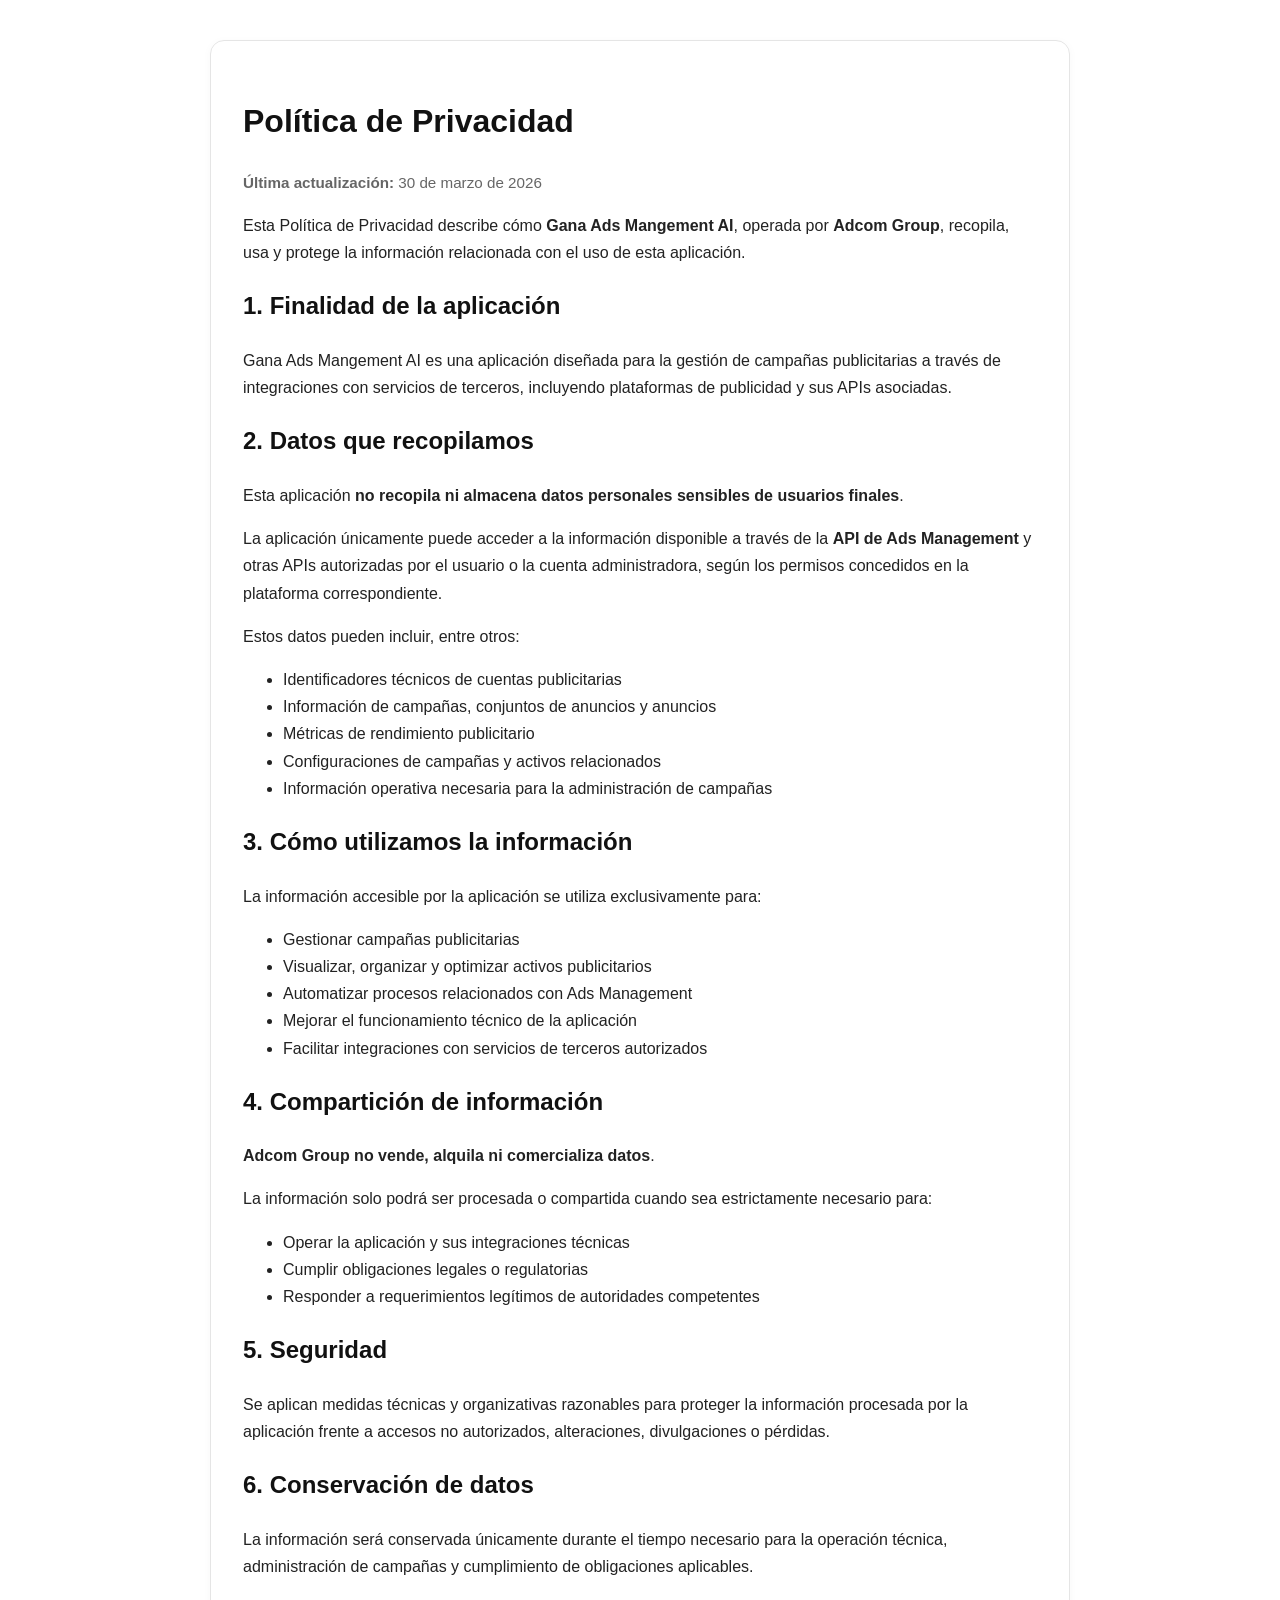
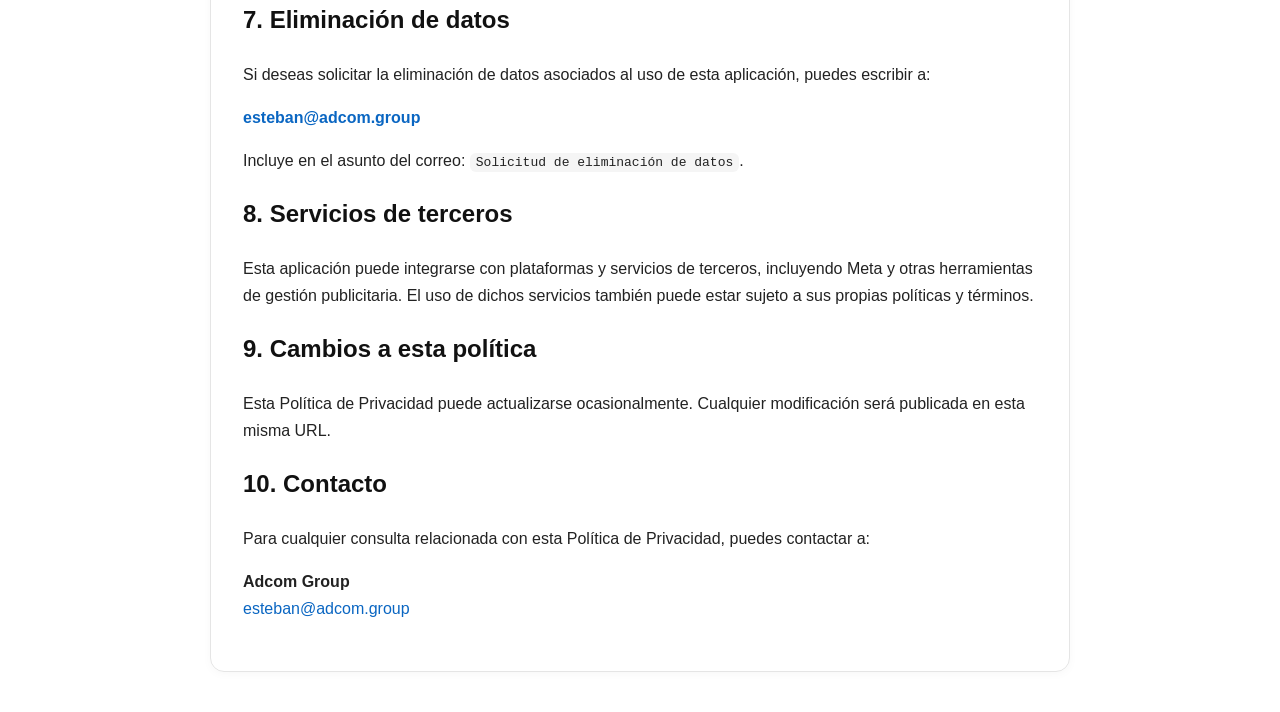
<file: privacy.html>
﻿<!DOCTYPE html>
<html lang="es">
<head>
  <meta charset="UTF-8" />
  <meta name="viewport" content="width=device-width, initial-scale=1.0" />
  <title>Política de Privacidad | Gana Ads Mangement AI</title>
  <link rel="stylesheet" href="assets/css/legal.css">
</head>
<body>
  <div class="container">
    <h1>Política de Privacidad</h1>
    <p class="muted"><strong>Última actualización:</strong> 30 de marzo de 2026</p>

    <p>
      Esta Política de Privacidad describe cómo <strong>Gana Ads Mangement AI</strong>,
      operada por <strong>Adcom Group</strong>, recopila, usa y protege la información
      relacionada con el uso de esta aplicación.
    </p>

    <h2>1. Finalidad de la aplicación</h2>
    <p>
      Gana Ads Mangement AI es una aplicación diseñada para la gestión de campañas
      publicitarias a través de integraciones con servicios de terceros, incluyendo
      plataformas de publicidad y sus APIs asociadas.
    </p>

    <h2>2. Datos que recopilamos</h2>
    <p>
      Esta aplicación <strong>no recopila ni almacena datos personales sensibles de usuarios finales</strong>.
    </p>
    <p>
      La aplicación únicamente puede acceder a la información disponible a través de la
      <strong>API de Ads Management</strong> y otras APIs autorizadas por el usuario o la cuenta administradora,
      según los permisos concedidos en la plataforma correspondiente.
    </p>
    <p>Estos datos pueden incluir, entre otros:</p>
    <ul>
      <li>Identificadores técnicos de cuentas publicitarias</li>
      <li>Información de campañas, conjuntos de anuncios y anuncios</li>
      <li>Métricas de rendimiento publicitario</li>
      <li>Configuraciones de campañas y activos relacionados</li>
      <li>Información operativa necesaria para la administración de campañas</li>
    </ul>

    <h2>3. Cómo utilizamos la información</h2>
    <p>La información accesible por la aplicación se utiliza exclusivamente para:</p>
    <ul>
      <li>Gestionar campañas publicitarias</li>
      <li>Visualizar, organizar y optimizar activos publicitarios</li>
      <li>Automatizar procesos relacionados con Ads Management</li>
      <li>Mejorar el funcionamiento técnico de la aplicación</li>
      <li>Facilitar integraciones con servicios de terceros autorizados</li>
    </ul>

    <h2>4. Compartición de información</h2>
    <p>
      <strong>Adcom Group no vende, alquila ni comercializa datos</strong>.
    </p>
    <p>
      La información solo podrá ser procesada o compartida cuando sea estrictamente necesario para:
    </p>
    <ul>
      <li>Operar la aplicación y sus integraciones técnicas</li>
      <li>Cumplir obligaciones legales o regulatorias</li>
      <li>Responder a requerimientos legítimos de autoridades competentes</li>
    </ul>

    <h2>5. Seguridad</h2>
    <p>
      Se aplican medidas técnicas y organizativas razonables para proteger la información
      procesada por la aplicación frente a accesos no autorizados, alteraciones, divulgaciones
      o pérdidas.
    </p>

    <h2>6. Conservación de datos</h2>
    <p>
      La información será conservada únicamente durante el tiempo necesario para la operación
      técnica, administración de campañas y cumplimiento de obligaciones aplicables.
    </p>

    <h2>7. Eliminación de datos</h2>
    <p>
      Si deseas solicitar la eliminación de datos asociados al uso de esta aplicación,
      puedes escribir a:
    </p>
    <p>
      <strong><a href="mailto:esteban@adcom.group">esteban@adcom.group</a></strong>
    </p>
    <p>
      Incluye en el asunto del correo: <code>Solicitud de eliminación de datos</code>.
    </p>

    <h2>8. Servicios de terceros</h2>
    <p>
      Esta aplicación puede integrarse con plataformas y servicios de terceros, incluyendo Meta
      y otras herramientas de gestión publicitaria. El uso de dichos servicios también puede estar
      sujeto a sus propias políticas y términos.
    </p>

    <h2>9. Cambios a esta política</h2>
    <p>
      Esta Política de Privacidad puede actualizarse ocasionalmente. Cualquier modificación será
      publicada en esta misma URL.
    </p>

    <h2>10. Contacto</h2>
    <p>
      Para cualquier consulta relacionada con esta Política de Privacidad, puedes contactar a:
    </p>
    <p>
      <strong>Adcom Group</strong><br />
      <a href="mailto:esteban@adcom.group">esteban@adcom.group</a>
    </p>
  </div>
</body>
</html>
</file>
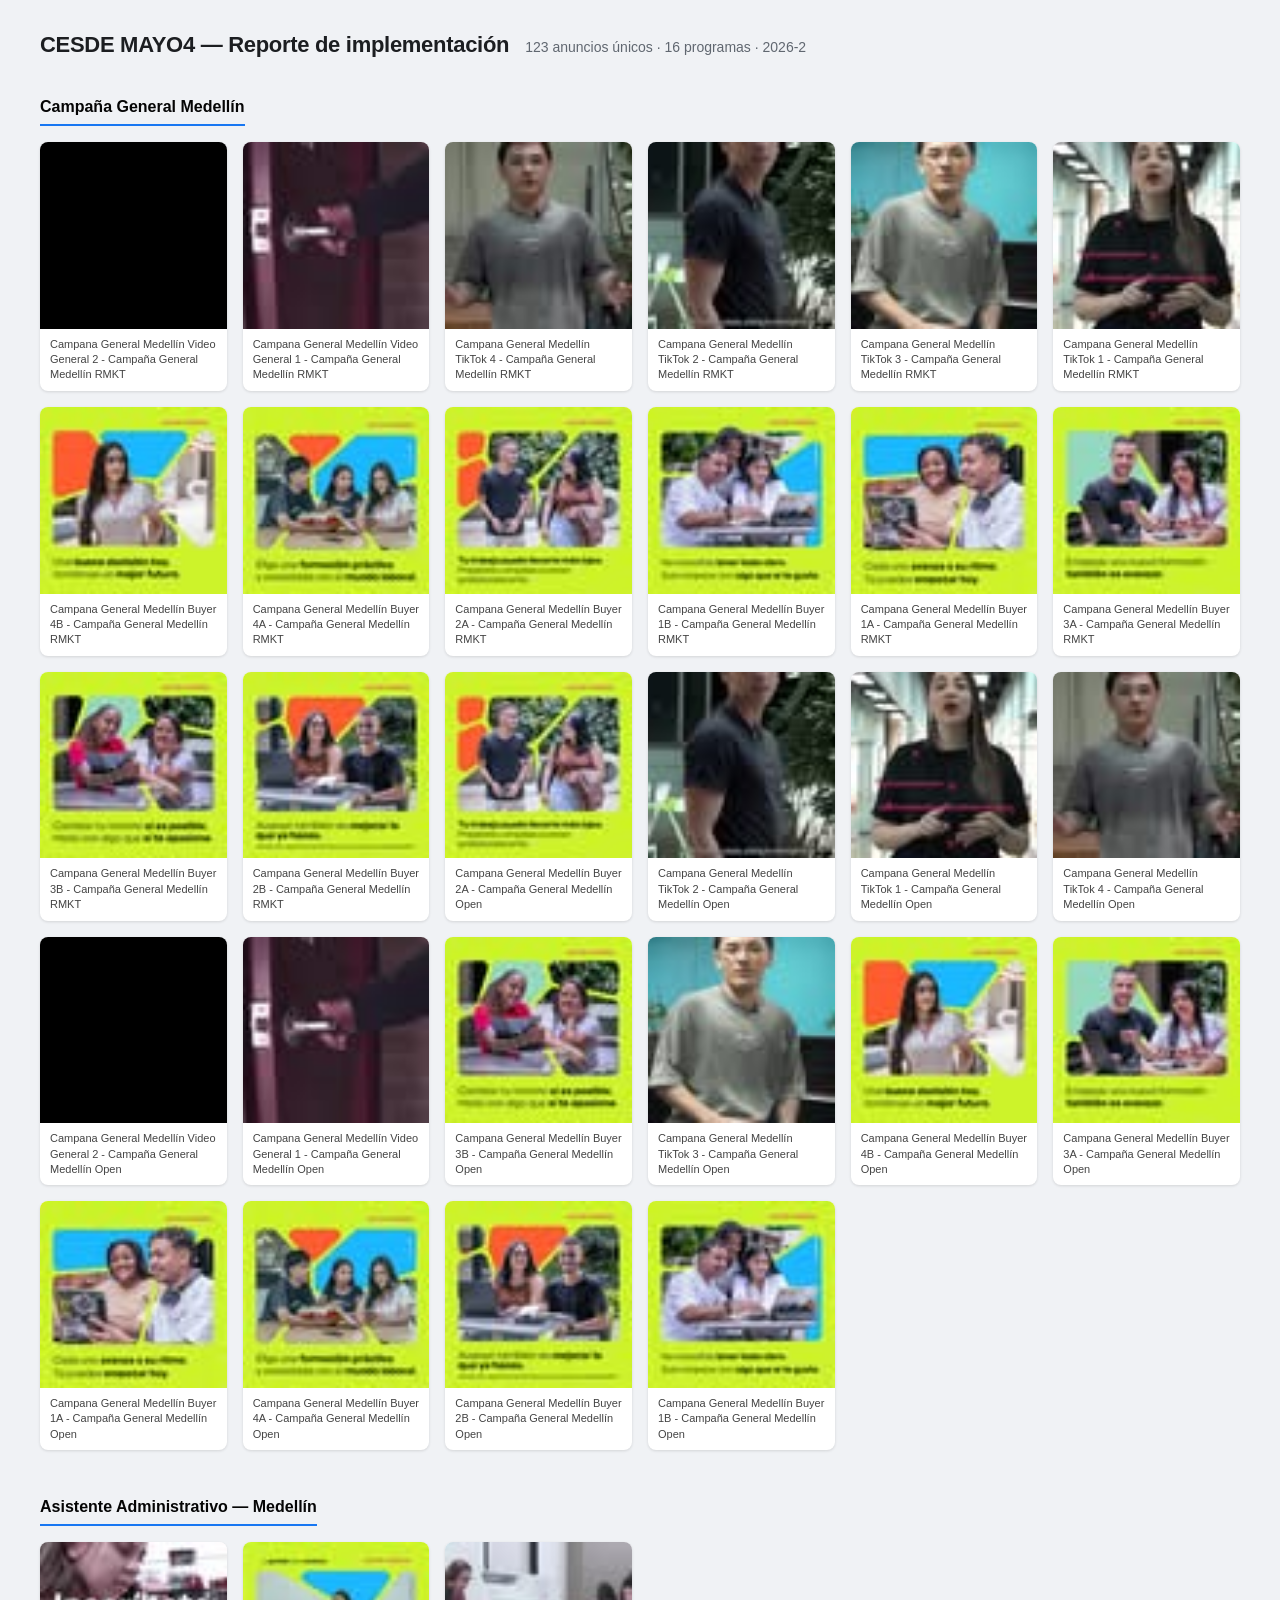
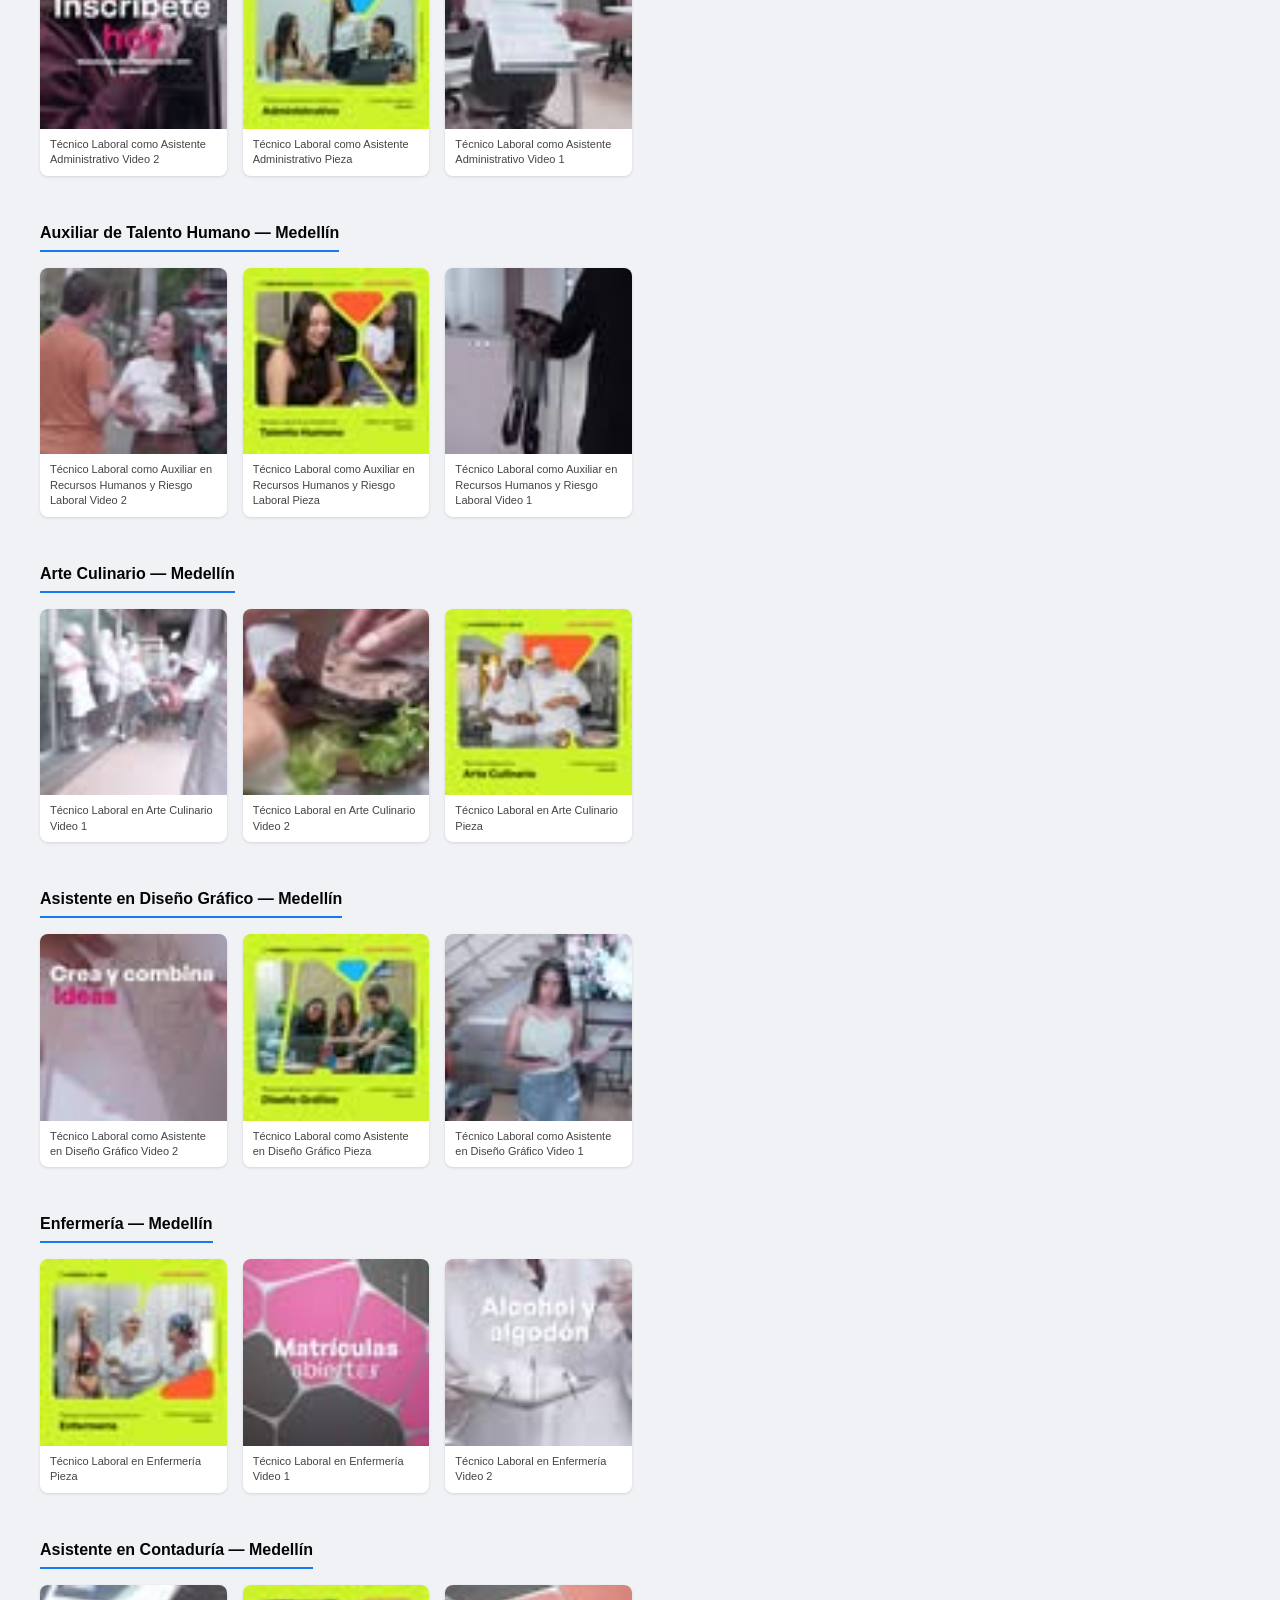
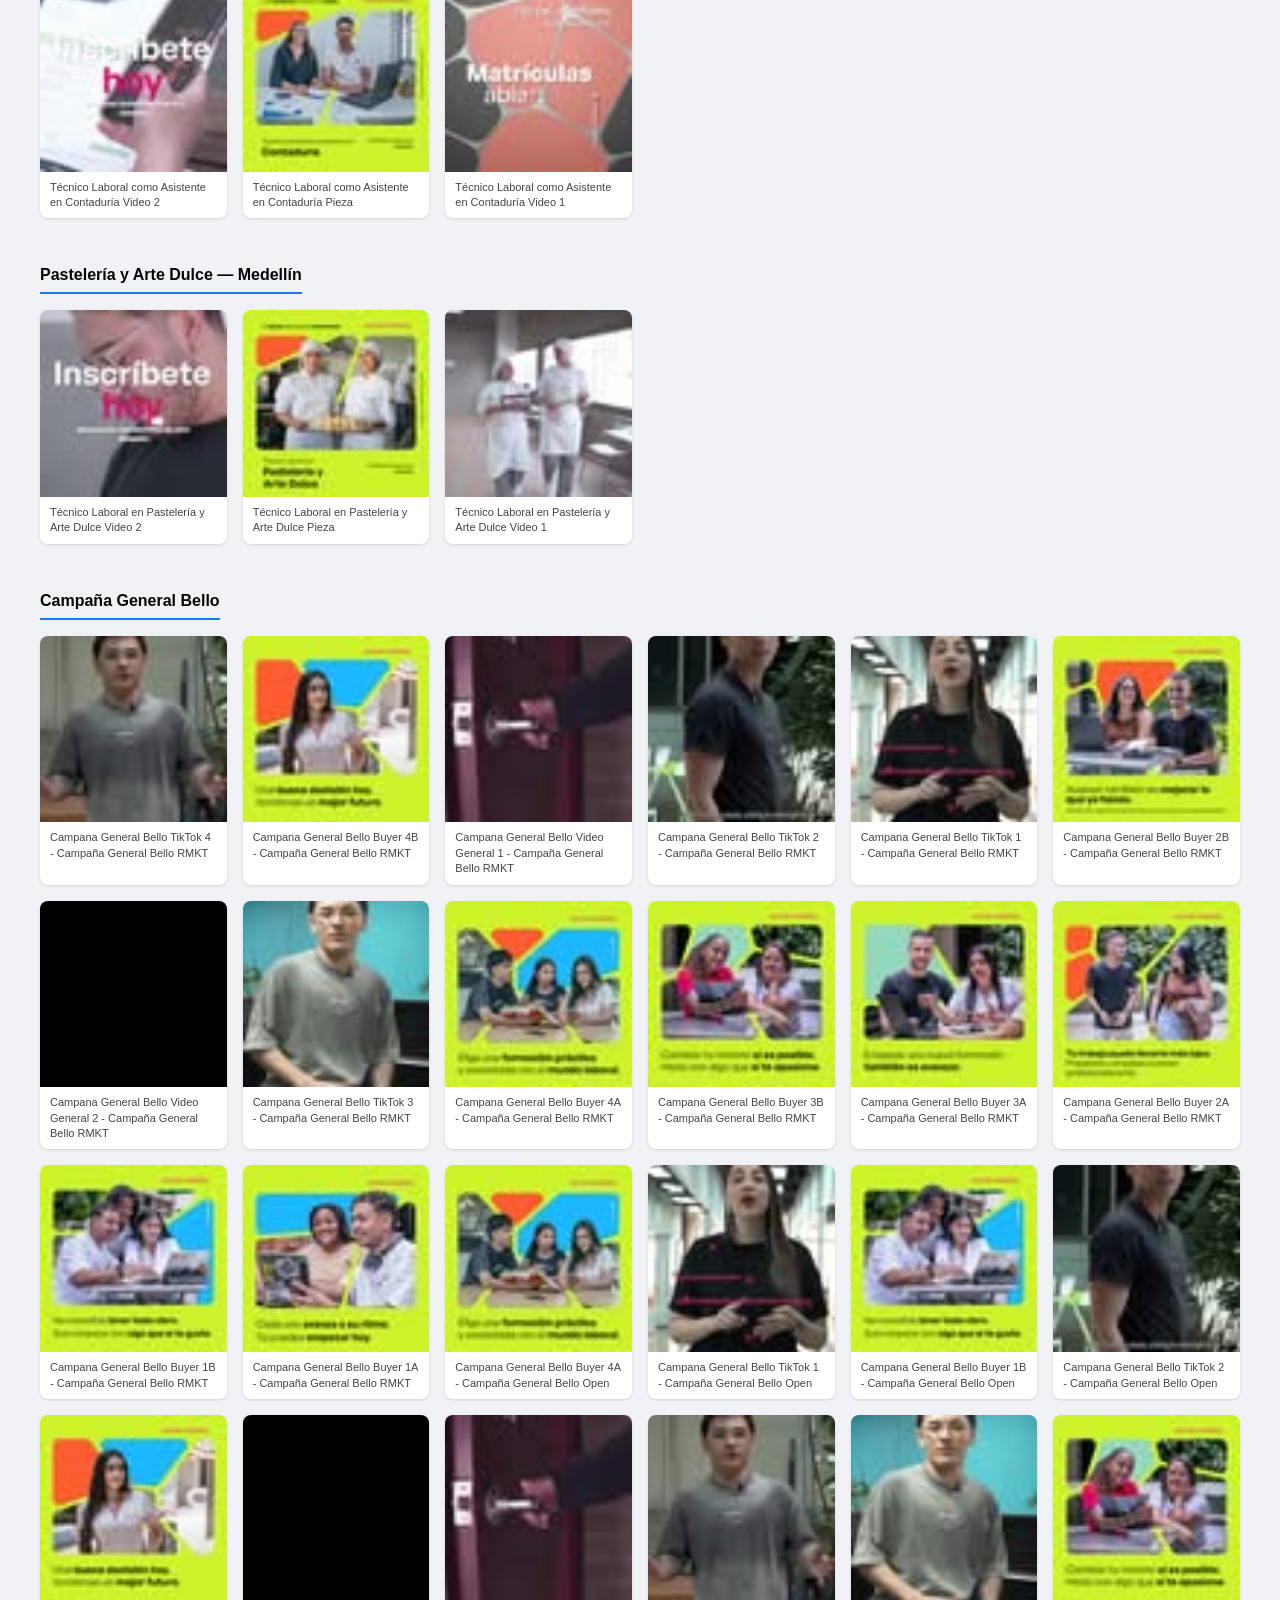
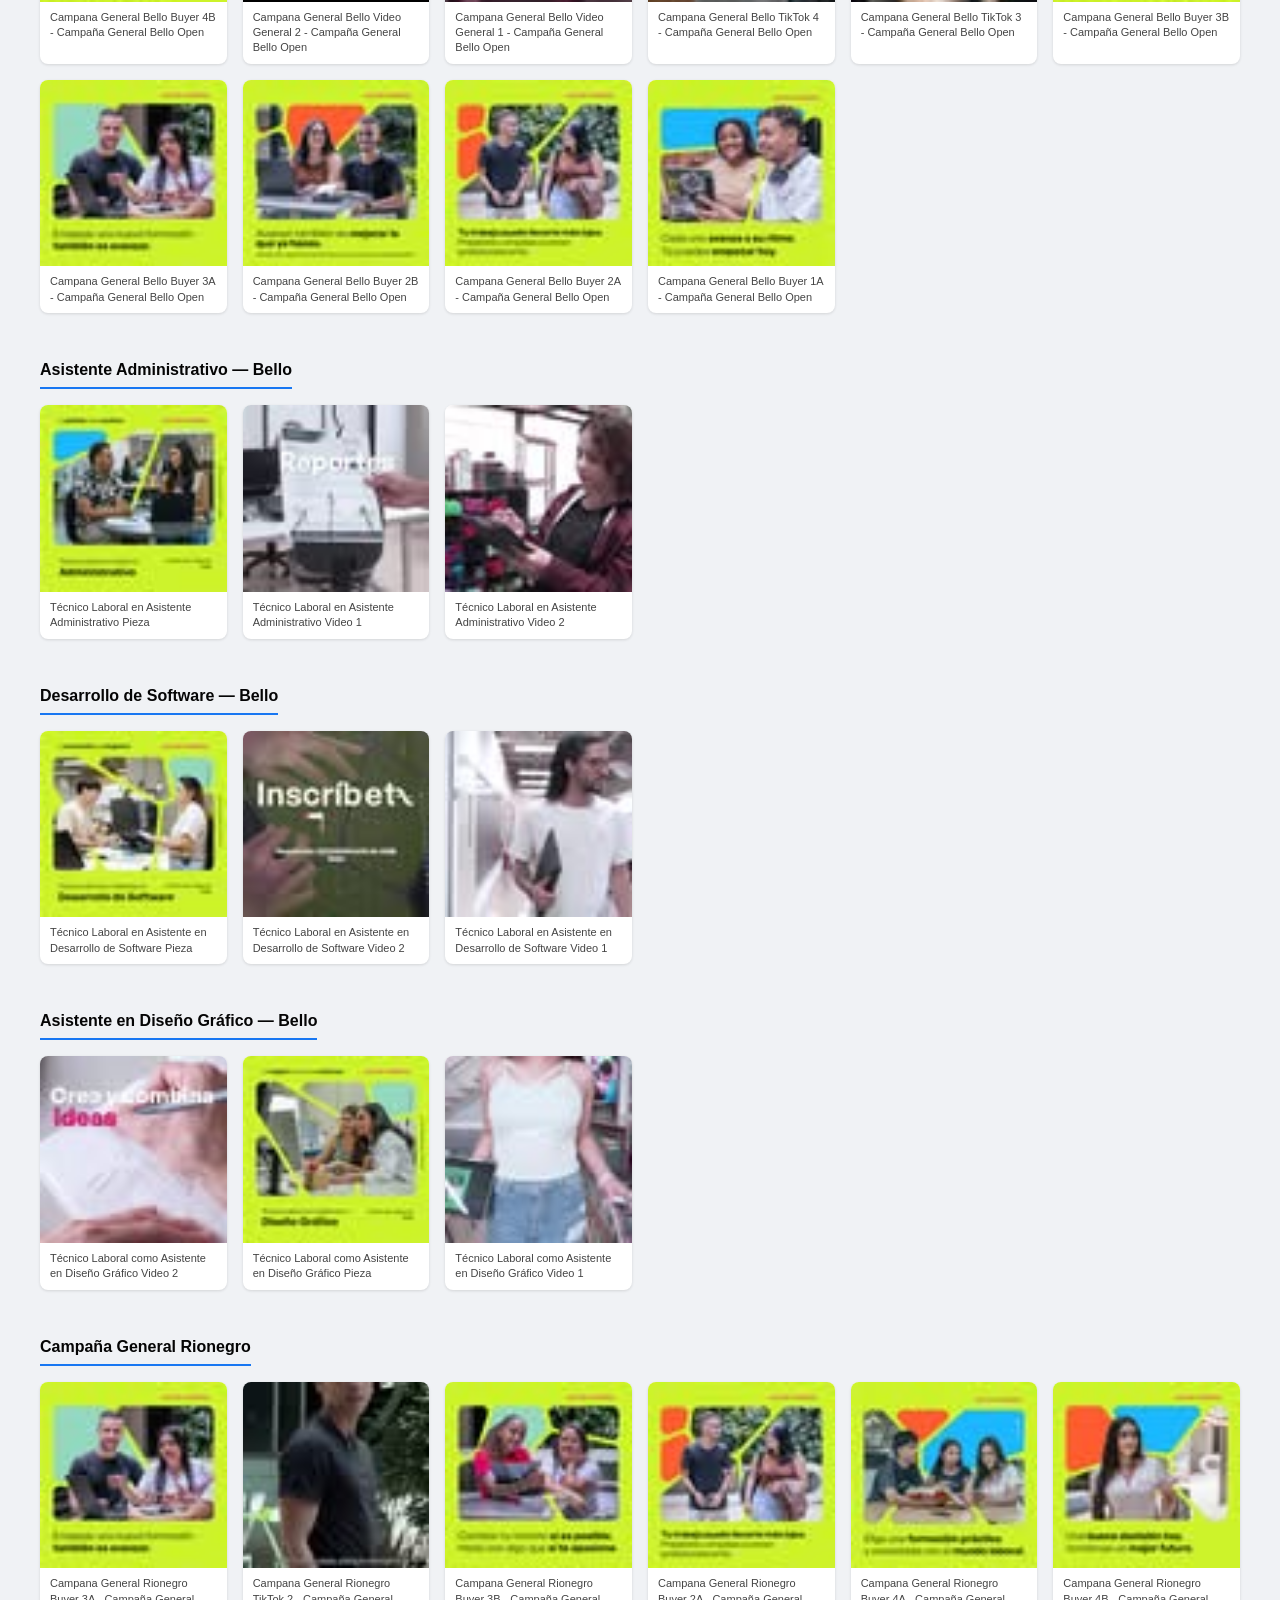
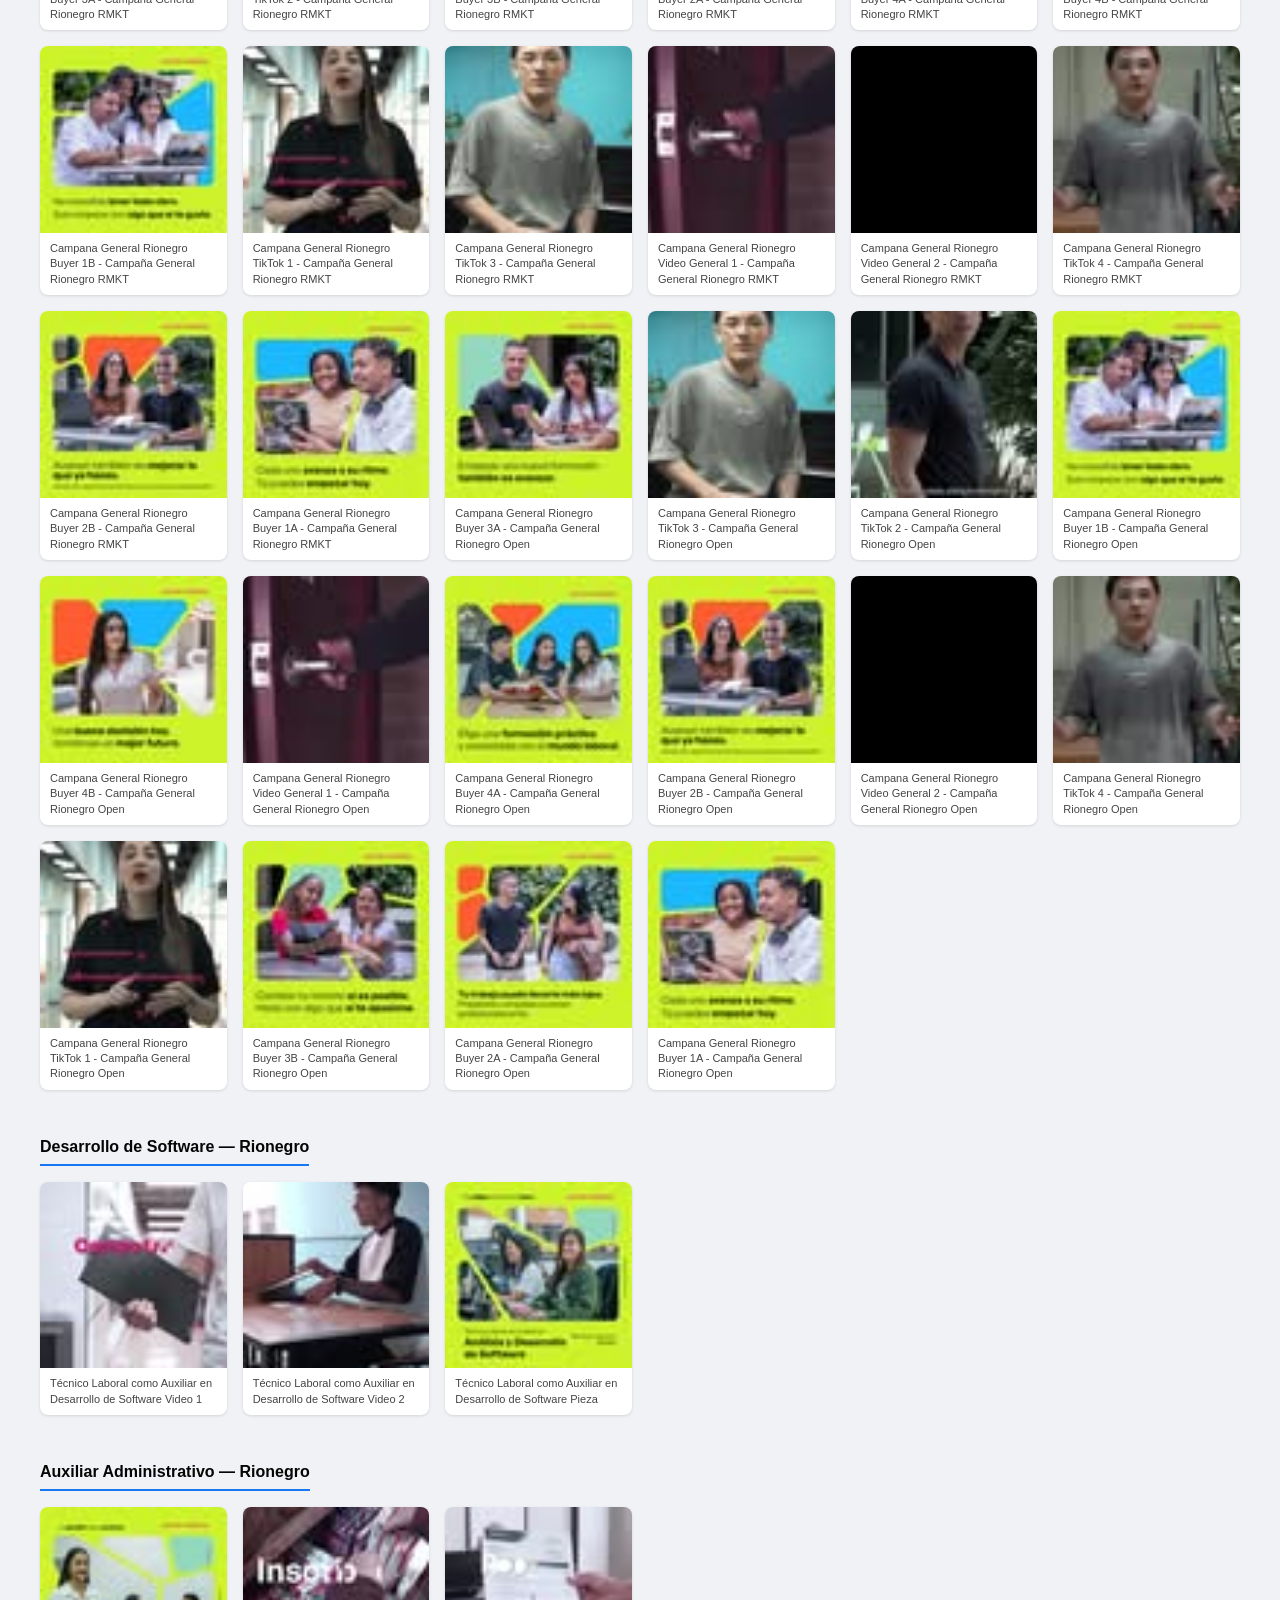
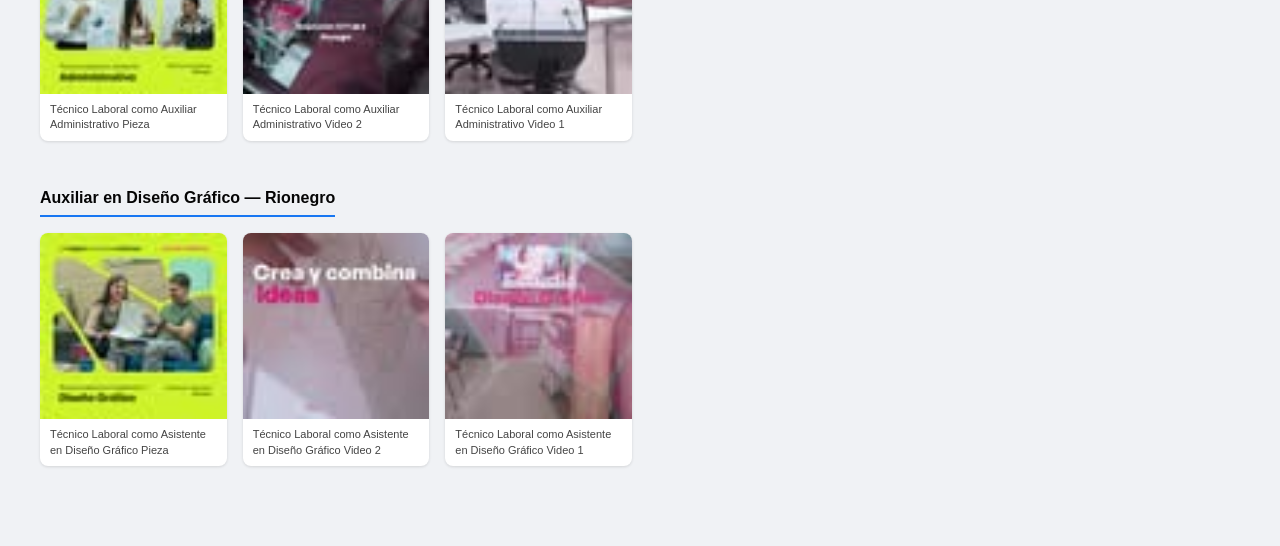
<file: reporte_implementacion.html>
<!DOCTYPE html>
<html lang="es">
<head>
<meta charset="UTF-8" />
<meta name="viewport" content="width=device-width, initial-scale=1.0" />
<title>Reporte CESDE MAYO4 — 123 anuncios</title>
<style>
  *, *::before, *::after { box-sizing: border-box; margin: 0; padding: 0; }
  body {
    font-family: -apple-system, BlinkMacSystemFont, "Segoe UI", Roboto, sans-serif;
    background: #f0f2f5;
    color: #1c1e21;
    padding: 32px 24px;
  }
  header {
    max-width: 1200px;
    margin: 0 auto 40px;
    display: flex;
    align-items: baseline;
    gap: 16px;
    flex-wrap: wrap;
  }
  header h1 {
    font-size: 22px;
    font-weight: 700;
    letter-spacing: -0.3px;
  }
  header .meta {
    font-size: 14px;
    color: #606770;
  }
  .program-section {
    max-width: 1200px;
    margin: 0 auto 48px;
  }
  .program-title {
    font-size: 16px;
    font-weight: 600;
    color: #050505;
    margin-bottom: 16px;
    padding-bottom: 8px;
    border-bottom: 2px solid #1877f2;
    display: inline-block;
  }
  .ads-grid {
    display: grid;
    grid-template-columns: repeat(auto-fill, minmax(180px, 1fr));
    gap: 16px;
  }
  .ad-card {
    background: #fff;
    border-radius: 8px;
    overflow: hidden;
    box-shadow: 0 1px 3px rgba(0,0,0,.12);
  }
  .ad-thumb {
    aspect-ratio: 1 / 1;
    background: #e4e6eb;
    display: flex;
    align-items: center;
    justify-content: center;
    overflow: hidden;
  }
  .ad-thumb img {
    width: 100%;
    height: 100%;
    object-fit: cover;
    display: block;
  }
  .no-preview {
    font-size: 11px;
    color: #8a8d91;
  }
  .ad-name {
    font-size: 11px;
    color: #444;
    padding: 8px 10px;
    line-height: 1.4;
  }
</style>
</head>
<body>
<header>
  <h1>CESDE MAYO4 — Reporte de implementación</h1>
  <span class="meta">123 anuncios únicos · 16 programas · 2026-2</span>
</header>

        <div class="program-section">
          <h2 class="program-title">Campaña General Medellín</h2>
          <div class="ads-grid">

            <div class="ad-card">
              <div class="ad-thumb"><img src="[data-uri]" alt="Campana General Medellín 04/05 - Video General 2 - Campaña General Medellín RMKT" /></div>
              <div class="ad-name">Campana General Medellín Video General 2 - Campaña General Medellín RMKT</div>
            </div>

            <div class="ad-card">
              <div class="ad-thumb"><img src="[data-uri]" alt="Campana General Medellín 04/05 - Video General 1 - Campaña General Medellín RMKT" /></div>
              <div class="ad-name">Campana General Medellín Video General 1 - Campaña General Medellín RMKT</div>
            </div>

            <div class="ad-card">
              <div class="ad-thumb"><img src="[data-uri]" alt="Campana General Medellín 04/05 - TikTok 4 - Campaña General Medellín RMKT" /></div>
              <div class="ad-name">Campana General Medellín TikTok 4 - Campaña General Medellín RMKT</div>
            </div>

            <div class="ad-card">
              <div class="ad-thumb"><img src="[data-uri]" alt="Campana General Medellín 04/05 - TikTok 2 - Campaña General Medellín RMKT" /></div>
              <div class="ad-name">Campana General Medellín TikTok 2 - Campaña General Medellín RMKT</div>
            </div>

            <div class="ad-card">
              <div class="ad-thumb"><img src="[data-uri]" alt="Campana General Medellín 04/05 - TikTok 3 - Campaña General Medellín RMKT" /></div>
              <div class="ad-name">Campana General Medellín TikTok 3 - Campaña General Medellín RMKT</div>
            </div>

            <div class="ad-card">
              <div class="ad-thumb"><img src="[data-uri]" alt="Campana General Medellín 04/05 - TikTok 1 - Campaña General Medellín RMKT" /></div>
              <div class="ad-name">Campana General Medellín TikTok 1 - Campaña General Medellín RMKT</div>
            </div>

            <div class="ad-card">
              <div class="ad-thumb"><img src="[data-uri]" alt="Campana General Medellín 04/05 - Buyer 4B - Campaña General Medellín RMKT" /></div>
              <div class="ad-name">Campana General Medellín Buyer 4B - Campaña General Medellín RMKT</div>
            </div>

            <div class="ad-card">
              <div class="ad-thumb"><img src="[data-uri]" alt="Campana General Medellín 04/05 - Buyer 4A - Campaña General Medellín RMKT" /></div>
              <div class="ad-name">Campana General Medellín Buyer 4A - Campaña General Medellín RMKT</div>
            </div>

            <div class="ad-card">
              <div class="ad-thumb"><img src="[data-uri]" alt="Campana General Medellín 04/05 - Buyer 2A - Campaña General Medellín RMKT" /></div>
              <div class="ad-name">Campana General Medellín Buyer 2A - Campaña General Medellín RMKT</div>
            </div>

            <div class="ad-card">
              <div class="ad-thumb"><img src="[data-uri]" alt="Campana General Medellín 04/05 - Buyer 1B - Campaña General Medellín RMKT" /></div>
              <div class="ad-name">Campana General Medellín Buyer 1B - Campaña General Medellín RMKT</div>
            </div>

            <div class="ad-card">
              <div class="ad-thumb"><img src="[data-uri]" alt="Campana General Medellín 04/05 - Buyer 1A - Campaña General Medellín RMKT" /></div>
              <div class="ad-name">Campana General Medellín Buyer 1A - Campaña General Medellín RMKT</div>
            </div>

            <div class="ad-card">
              <div class="ad-thumb"><img src="[data-uri]" alt="Campana General Medellín 04/05 - Buyer 3A - Campaña General Medellín RMKT" /></div>
              <div class="ad-name">Campana General Medellín Buyer 3A - Campaña General Medellín RMKT</div>
            </div>

            <div class="ad-card">
              <div class="ad-thumb"><img src="[data-uri]" alt="Campana General Medellín 04/05 - Buyer 3B - Campaña General Medellín RMKT" /></div>
              <div class="ad-name">Campana General Medellín Buyer 3B - Campaña General Medellín RMKT</div>
            </div>

            <div class="ad-card">
              <div class="ad-thumb"><img src="[data-uri]" alt="Campana General Medellín 04/05 - Buyer 2B - Campaña General Medellín RMKT" /></div>
              <div class="ad-name">Campana General Medellín Buyer 2B - Campaña General Medellín RMKT</div>
            </div>

            <div class="ad-card">
              <div class="ad-thumb"><img src="[data-uri]" alt="Campana General Medellín 04/05 - Buyer 2A - Campaña General Medellín Open" /></div>
              <div class="ad-name">Campana General Medellín Buyer 2A - Campaña General Medellín Open</div>
            </div>

            <div class="ad-card">
              <div class="ad-thumb"><img src="[data-uri]" alt="Campana General Medellín 04/05 - TikTok 2 - Campaña General Medellín Open" /></div>
              <div class="ad-name">Campana General Medellín TikTok 2 - Campaña General Medellín Open</div>
            </div>

            <div class="ad-card">
              <div class="ad-thumb"><img src="[data-uri]" alt="Campana General Medellín 04/05 - TikTok 1 - Campaña General Medellín Open" /></div>
              <div class="ad-name">Campana General Medellín TikTok 1 - Campaña General Medellín Open</div>
            </div>

            <div class="ad-card">
              <div class="ad-thumb"><img src="[data-uri]" alt="Campana General Medellín 04/05 - TikTok 4 - Campaña General Medellín Open" /></div>
              <div class="ad-name">Campana General Medellín TikTok 4 - Campaña General Medellín Open</div>
            </div>

            <div class="ad-card">
              <div class="ad-thumb"><img src="[data-uri]" alt="Campana General Medellín 04/05 - Video General 2 - Campaña General Medellín Open" /></div>
              <div class="ad-name">Campana General Medellín Video General 2 - Campaña General Medellín Open</div>
            </div>

            <div class="ad-card">
              <div class="ad-thumb"><img src="[data-uri]" alt="Campana General Medellín 04/05 - Video General 1 - Campaña General Medellín Open" /></div>
              <div class="ad-name">Campana General Medellín Video General 1 - Campaña General Medellín Open</div>
            </div>

            <div class="ad-card">
              <div class="ad-thumb"><img src="[data-uri]" alt="Campana General Medellín 04/05 - Buyer 3B - Campaña General Medellín Open" /></div>
              <div class="ad-name">Campana General Medellín Buyer 3B - Campaña General Medellín Open</div>
            </div>

            <div class="ad-card">
              <div class="ad-thumb"><img src="[data-uri]" alt="Campana General Medellín 04/05 - TikTok 3 - Campaña General Medellín Open" /></div>
              <div class="ad-name">Campana General Medellín TikTok 3 - Campaña General Medellín Open</div>
            </div>

            <div class="ad-card">
              <div class="ad-thumb"><img src="[data-uri]" alt="Campana General Medellín 04/05 - Buyer 4B - Campaña General Medellín Open" /></div>
              <div class="ad-name">Campana General Medellín Buyer 4B - Campaña General Medellín Open</div>
            </div>

            <div class="ad-card">
              <div class="ad-thumb"><img src="[data-uri]" alt="Campana General Medellín 04/05 - Buyer 3A - Campaña General Medellín Open" /></div>
              <div class="ad-name">Campana General Medellín Buyer 3A - Campaña General Medellín Open</div>
            </div>

            <div class="ad-card">
              <div class="ad-thumb"><img src="[data-uri]" alt="Campana General Medellín 04/05 - Buyer 1A - Campaña General Medellín Open" /></div>
              <div class="ad-name">Campana General Medellín Buyer 1A - Campaña General Medellín Open</div>
            </div>

            <div class="ad-card">
              <div class="ad-thumb"><img src="[data-uri]" alt="Campana General Medellín 04/05 - Buyer 4A - Campaña General Medellín Open" /></div>
              <div class="ad-name">Campana General Medellín Buyer 4A - Campaña General Medellín Open</div>
            </div>

            <div class="ad-card">
              <div class="ad-thumb"><img src="[data-uri]" alt="Campana General Medellín 04/05 - Buyer 2B - Campaña General Medellín Open" /></div>
              <div class="ad-name">Campana General Medellín Buyer 2B - Campaña General Medellín Open</div>
            </div>

            <div class="ad-card">
              <div class="ad-thumb"><img src="[data-uri]" alt="Campana General Medellín 04/05 - Buyer 1B - Campaña General Medellín Open" /></div>
              <div class="ad-name">Campana General Medellín Buyer 1B - Campaña General Medellín Open</div>
            </div>

          </div>
        </div>

        <div class="program-section">
          <h2 class="program-title">Asistente Administrativo — Medellín</h2>
          <div class="ads-grid">

            <div class="ad-card">
              <div class="ad-thumb"><img src="[data-uri]" alt="Técnico Laboral como Asistente Administrativo 04/05 - Video 2" /></div>
              <div class="ad-name">Técnico Laboral como Asistente Administrativo Video 2</div>
            </div>

            <div class="ad-card">
              <div class="ad-thumb"><img src="[data-uri]" alt="Técnico Laboral como Asistente Administrativo 04/05 - Pieza" /></div>
              <div class="ad-name">Técnico Laboral como Asistente Administrativo Pieza</div>
            </div>

            <div class="ad-card">
              <div class="ad-thumb"><img src="[data-uri]" alt="Técnico Laboral como Asistente Administrativo 04/05 - Video 1" /></div>
              <div class="ad-name">Técnico Laboral como Asistente Administrativo Video 1</div>
            </div>

          </div>
        </div>

        <div class="program-section">
          <h2 class="program-title">Auxiliar de Talento Humano — Medellín</h2>
          <div class="ads-grid">

            <div class="ad-card">
              <div class="ad-thumb"><img src="[data-uri]" alt="Técnico Laboral como Auxiliar en Recursos Humanos y Riesgo Laboral 04/05 - Video 2" /></div>
              <div class="ad-name">Técnico Laboral como Auxiliar en Recursos Humanos y Riesgo Laboral Video 2</div>
            </div>

            <div class="ad-card">
              <div class="ad-thumb"><img src="[data-uri]" alt="Técnico Laboral como Auxiliar en Recursos Humanos y Riesgo Laboral 04/05 - Pieza" /></div>
              <div class="ad-name">Técnico Laboral como Auxiliar en Recursos Humanos y Riesgo Laboral Pieza</div>
            </div>

            <div class="ad-card">
              <div class="ad-thumb"><img src="[data-uri]" alt="Técnico Laboral como Auxiliar en Recursos Humanos y Riesgo Laboral 04/05 - Video 1" /></div>
              <div class="ad-name">Técnico Laboral como Auxiliar en Recursos Humanos y Riesgo Laboral Video 1</div>
            </div>

          </div>
        </div>

        <div class="program-section">
          <h2 class="program-title">Arte Culinario — Medellín</h2>
          <div class="ads-grid">

            <div class="ad-card">
              <div class="ad-thumb"><img src="[data-uri]" alt="Técnico Laboral en Arte Culinario 04/05 - Video 1" /></div>
              <div class="ad-name">Técnico Laboral en Arte Culinario Video 1</div>
            </div>

            <div class="ad-card">
              <div class="ad-thumb"><img src="[data-uri]" alt="Técnico Laboral en Arte Culinario 04/05 - Video 2" /></div>
              <div class="ad-name">Técnico Laboral en Arte Culinario Video 2</div>
            </div>

            <div class="ad-card">
              <div class="ad-thumb"><img src="[data-uri]" alt="Técnico Laboral en Arte Culinario 04/05 - Pieza" /></div>
              <div class="ad-name">Técnico Laboral en Arte Culinario Pieza</div>
            </div>

          </div>
        </div>

        <div class="program-section">
          <h2 class="program-title">Asistente en Diseño Gráfico — Medellín</h2>
          <div class="ads-grid">

            <div class="ad-card">
              <div class="ad-thumb"><img src="[data-uri]" alt="Técnico Laboral como Asistente en Diseño Gráfico 04/05 - Video 2" /></div>
              <div class="ad-name">Técnico Laboral como Asistente en Diseño Gráfico Video 2</div>
            </div>

            <div class="ad-card">
              <div class="ad-thumb"><img src="[data-uri]" alt="Técnico Laboral como Asistente en Diseño Gráfico 04/05 - Pieza" /></div>
              <div class="ad-name">Técnico Laboral como Asistente en Diseño Gráfico Pieza</div>
            </div>

            <div class="ad-card">
              <div class="ad-thumb"><img src="[data-uri]" alt="Técnico Laboral como Asistente en Diseño Gráfico 04/05 - Video 1" /></div>
              <div class="ad-name">Técnico Laboral como Asistente en Diseño Gráfico Video 1</div>
            </div>

          </div>
        </div>

        <div class="program-section">
          <h2 class="program-title">Enfermería — Medellín</h2>
          <div class="ads-grid">

            <div class="ad-card">
              <div class="ad-thumb"><img src="[data-uri]" alt="Técnico Laboral en Enfermería 04/05 - Pieza" /></div>
              <div class="ad-name">Técnico Laboral en Enfermería Pieza</div>
            </div>

            <div class="ad-card">
              <div class="ad-thumb"><img src="[data-uri]" alt="Técnico Laboral en Enfermería 04/05 - Video 1" /></div>
              <div class="ad-name">Técnico Laboral en Enfermería Video 1</div>
            </div>

            <div class="ad-card">
              <div class="ad-thumb"><img src="[data-uri]" alt="Técnico Laboral en Enfermería 04/05 - Video 2" /></div>
              <div class="ad-name">Técnico Laboral en Enfermería Video 2</div>
            </div>

          </div>
        </div>

        <div class="program-section">
          <h2 class="program-title">Asistente en Contaduría — Medellín</h2>
          <div class="ads-grid">

            <div class="ad-card">
              <div class="ad-thumb"><img src="[data-uri]" alt="Técnico Laboral como Asistente en Contaduría 04/05 - Video 2" /></div>
              <div class="ad-name">Técnico Laboral como Asistente en Contaduría Video 2</div>
            </div>

            <div class="ad-card">
              <div class="ad-thumb"><img src="[data-uri]" alt="Técnico Laboral como Asistente en Contaduría 04/05 - Pieza" /></div>
              <div class="ad-name">Técnico Laboral como Asistente en Contaduría Pieza</div>
            </div>

            <div class="ad-card">
              <div class="ad-thumb"><img src="[data-uri]" alt="Técnico Laboral como Asistente en Contaduría 04/05 - Video 1" /></div>
              <div class="ad-name">Técnico Laboral como Asistente en Contaduría Video 1</div>
            </div>

          </div>
        </div>

        <div class="program-section">
          <h2 class="program-title">Pastelería y Arte Dulce — Medellín</h2>
          <div class="ads-grid">

            <div class="ad-card">
              <div class="ad-thumb"><img src="[data-uri]" alt="Técnico Laboral en Pastelería y Arte Dulce 04/05 - Video 2" /></div>
              <div class="ad-name">Técnico Laboral en Pastelería y Arte Dulce Video 2</div>
            </div>

            <div class="ad-card">
              <div class="ad-thumb"><img src="[data-uri]" alt="Técnico Laboral en Pastelería y Arte Dulce 04/05 - Pieza" /></div>
              <div class="ad-name">Técnico Laboral en Pastelería y Arte Dulce Pieza</div>
            </div>

            <div class="ad-card">
              <div class="ad-thumb"><img src="[data-uri]" alt="Técnico Laboral en Pastelería y Arte Dulce 04/05 - Video 1" /></div>
              <div class="ad-name">Técnico Laboral en Pastelería y Arte Dulce Video 1</div>
            </div>

          </div>
        </div>

        <div class="program-section">
          <h2 class="program-title">Campaña General Bello</h2>
          <div class="ads-grid">

            <div class="ad-card">
              <div class="ad-thumb"><img src="[data-uri]" alt="Campana General Bello 04/05 - TikTok 4 - Campaña General Bello RMKT" /></div>
              <div class="ad-name">Campana General Bello TikTok 4 - Campaña General Bello RMKT</div>
            </div>

            <div class="ad-card">
              <div class="ad-thumb"><img src="[data-uri]" alt="Campana General Bello 04/05 - Buyer 4B - Campaña General Bello RMKT" /></div>
              <div class="ad-name">Campana General Bello Buyer 4B - Campaña General Bello RMKT</div>
            </div>

            <div class="ad-card">
              <div class="ad-thumb"><img src="[data-uri]" alt="Campana General Bello 04/05 - Video General 1 - Campaña General Bello RMKT" /></div>
              <div class="ad-name">Campana General Bello Video General 1 - Campaña General Bello RMKT</div>
            </div>

            <div class="ad-card">
              <div class="ad-thumb"><img src="[data-uri]" alt="Campana General Bello 04/05 - TikTok 2 - Campaña General Bello RMKT" /></div>
              <div class="ad-name">Campana General Bello TikTok 2 - Campaña General Bello RMKT</div>
            </div>

            <div class="ad-card">
              <div class="ad-thumb"><img src="[data-uri]" alt="Campana General Bello 04/05 - TikTok 1 - Campaña General Bello RMKT" /></div>
              <div class="ad-name">Campana General Bello TikTok 1 - Campaña General Bello RMKT</div>
            </div>

            <div class="ad-card">
              <div class="ad-thumb"><img src="[data-uri]" alt="Campana General Bello 04/05 - Buyer 2B - Campaña General Bello RMKT" /></div>
              <div class="ad-name">Campana General Bello Buyer 2B - Campaña General Bello RMKT</div>
            </div>

            <div class="ad-card">
              <div class="ad-thumb"><img src="[data-uri]" alt="Campana General Bello 04/05 - Video General 2 - Campaña General Bello RMKT" /></div>
              <div class="ad-name">Campana General Bello Video General 2 - Campaña General Bello RMKT</div>
            </div>

            <div class="ad-card">
              <div class="ad-thumb"><img src="[data-uri]" alt="Campana General Bello 04/05 - TikTok 3 - Campaña General Bello RMKT" /></div>
              <div class="ad-name">Campana General Bello TikTok 3 - Campaña General Bello RMKT</div>
            </div>

            <div class="ad-card">
              <div class="ad-thumb"><img src="[data-uri]" alt="Campana General Bello 04/05 - Buyer 4A - Campaña General Bello RMKT" /></div>
              <div class="ad-name">Campana General Bello Buyer 4A - Campaña General Bello RMKT</div>
            </div>

            <div class="ad-card">
              <div class="ad-thumb"><img src="[data-uri]" alt="Campana General Bello 04/05 - Buyer 3B - Campaña General Bello RMKT" /></div>
              <div class="ad-name">Campana General Bello Buyer 3B - Campaña General Bello RMKT</div>
            </div>

            <div class="ad-card">
              <div class="ad-thumb"><img src="[data-uri]" alt="Campana General Bello 04/05 - Buyer 3A - Campaña General Bello RMKT" /></div>
              <div class="ad-name">Campana General Bello Buyer 3A - Campaña General Bello RMKT</div>
            </div>

            <div class="ad-card">
              <div class="ad-thumb"><img src="[data-uri]" alt="Campana General Bello 04/05 - Buyer 2A - Campaña General Bello RMKT" /></div>
              <div class="ad-name">Campana General Bello Buyer 2A - Campaña General Bello RMKT</div>
            </div>

            <div class="ad-card">
              <div class="ad-thumb"><img src="[data-uri]" alt="Campana General Bello 04/05 - Buyer 1B - Campaña General Bello RMKT" /></div>
              <div class="ad-name">Campana General Bello Buyer 1B - Campaña General Bello RMKT</div>
            </div>

            <div class="ad-card">
              <div class="ad-thumb"><img src="[data-uri]" alt="Campana General Bello 04/05 - Buyer 1A - Campaña General Bello RMKT" /></div>
              <div class="ad-name">Campana General Bello Buyer 1A - Campaña General Bello RMKT</div>
            </div>

            <div class="ad-card">
              <div class="ad-thumb"><img src="[data-uri]" alt="Campana General Bello 04/05 - Buyer 4A - Campaña General Bello Open" /></div>
              <div class="ad-name">Campana General Bello Buyer 4A - Campaña General Bello Open</div>
            </div>

            <div class="ad-card">
              <div class="ad-thumb"><img src="[data-uri]" alt="Campana General Bello 04/05 - TikTok 1 - Campaña General Bello Open" /></div>
              <div class="ad-name">Campana General Bello TikTok 1 - Campaña General Bello Open</div>
            </div>

            <div class="ad-card">
              <div class="ad-thumb"><img src="[data-uri]" alt="Campana General Bello 04/05 - Buyer 1B - Campaña General Bello Open" /></div>
              <div class="ad-name">Campana General Bello Buyer 1B - Campaña General Bello Open</div>
            </div>

            <div class="ad-card">
              <div class="ad-thumb"><img src="[data-uri]" alt="Campana General Bello 04/05 - TikTok 2 - Campaña General Bello Open" /></div>
              <div class="ad-name">Campana General Bello TikTok 2 - Campaña General Bello Open</div>
            </div>

            <div class="ad-card">
              <div class="ad-thumb"><img src="[data-uri]" alt="Campana General Bello 04/05 - Buyer 4B - Campaña General Bello Open" /></div>
              <div class="ad-name">Campana General Bello Buyer 4B - Campaña General Bello Open</div>
            </div>

            <div class="ad-card">
              <div class="ad-thumb"><img src="[data-uri]" alt="Campana General Bello 04/05 - Video General 2 - Campaña General Bello Open" /></div>
              <div class="ad-name">Campana General Bello Video General 2 - Campaña General Bello Open</div>
            </div>

            <div class="ad-card">
              <div class="ad-thumb"><img src="[data-uri]" alt="Campana General Bello 04/05 - Video General 1 - Campaña General Bello Open" /></div>
              <div class="ad-name">Campana General Bello Video General 1 - Campaña General Bello Open</div>
            </div>

            <div class="ad-card">
              <div class="ad-thumb"><img src="[data-uri]" alt="Campana General Bello 04/05 - TikTok 4 - Campaña General Bello Open" /></div>
              <div class="ad-name">Campana General Bello TikTok 4 - Campaña General Bello Open</div>
            </div>

            <div class="ad-card">
              <div class="ad-thumb"><img src="[data-uri]" alt="Campana General Bello 04/05 - TikTok 3 - Campaña General Bello Open" /></div>
              <div class="ad-name">Campana General Bello TikTok 3 - Campaña General Bello Open</div>
            </div>

            <div class="ad-card">
              <div class="ad-thumb"><img src="[data-uri]" alt="Campana General Bello 04/05 - Buyer 3B - Campaña General Bello Open" /></div>
              <div class="ad-name">Campana General Bello Buyer 3B - Campaña General Bello Open</div>
            </div>

            <div class="ad-card">
              <div class="ad-thumb"><img src="[data-uri]" alt="Campana General Bello 04/05 - Buyer 3A - Campaña General Bello Open" /></div>
              <div class="ad-name">Campana General Bello Buyer 3A - Campaña General Bello Open</div>
            </div>

            <div class="ad-card">
              <div class="ad-thumb"><img src="[data-uri]" alt="Campana General Bello 04/05 - Buyer 2B - Campaña General Bello Open" /></div>
              <div class="ad-name">Campana General Bello Buyer 2B - Campaña General Bello Open</div>
            </div>

            <div class="ad-card">
              <div class="ad-thumb"><img src="[data-uri]" alt="Campana General Bello 04/05 - Buyer 2A - Campaña General Bello Open" /></div>
              <div class="ad-name">Campana General Bello Buyer 2A - Campaña General Bello Open</div>
            </div>

            <div class="ad-card">
              <div class="ad-thumb"><img src="[data-uri]" alt="Campana General Bello 04/05 - Buyer 1A - Campaña General Bello Open" /></div>
              <div class="ad-name">Campana General Bello Buyer 1A - Campaña General Bello Open</div>
            </div>

          </div>
        </div>

        <div class="program-section">
          <h2 class="program-title">Asistente Administrativo — Bello</h2>
          <div class="ads-grid">

            <div class="ad-card">
              <div class="ad-thumb"><img src="[data-uri]" alt="Técnico Laboral en Asistente Administrativo 04/05 - Pieza" /></div>
              <div class="ad-name">Técnico Laboral en Asistente Administrativo Pieza</div>
            </div>

            <div class="ad-card">
              <div class="ad-thumb"><img src="[data-uri]" alt="Técnico Laboral en Asistente Administrativo 04/05 - Video 1" /></div>
              <div class="ad-name">Técnico Laboral en Asistente Administrativo Video 1</div>
            </div>

            <div class="ad-card">
              <div class="ad-thumb"><img src="[data-uri]" alt="Técnico Laboral en Asistente Administrativo 04/05 - Video 2" /></div>
              <div class="ad-name">Técnico Laboral en Asistente Administrativo Video 2</div>
            </div>

          </div>
        </div>

        <div class="program-section">
          <h2 class="program-title">Desarrollo de Software — Bello</h2>
          <div class="ads-grid">

            <div class="ad-card">
              <div class="ad-thumb"><img src="[data-uri]" alt="Técnico Laboral en Asistente en Desarrollo de Software 04/05 - Pieza" /></div>
              <div class="ad-name">Técnico Laboral en Asistente en Desarrollo de Software Pieza</div>
            </div>

            <div class="ad-card">
              <div class="ad-thumb"><img src="[data-uri]" alt="Técnico Laboral en Asistente en Desarrollo de Software 04/05 - Video 2" /></div>
              <div class="ad-name">Técnico Laboral en Asistente en Desarrollo de Software Video 2</div>
            </div>

            <div class="ad-card">
              <div class="ad-thumb"><img src="[data-uri]" alt="Técnico Laboral en Asistente en Desarrollo de Software 04/05 - Video 1" /></div>
              <div class="ad-name">Técnico Laboral en Asistente en Desarrollo de Software Video 1</div>
            </div>

          </div>
        </div>

        <div class="program-section">
          <h2 class="program-title">Asistente en Diseño Gráfico — Bello</h2>
          <div class="ads-grid">

            <div class="ad-card">
              <div class="ad-thumb"><img src="[data-uri]" alt="Técnico Laboral como Asistente en Diseño Gráfico 04/05 - Video 2" /></div>
              <div class="ad-name">Técnico Laboral como Asistente en Diseño Gráfico Video 2</div>
            </div>

            <div class="ad-card">
              <div class="ad-thumb"><img src="[data-uri]" alt="Técnico Laboral como Asistente en Diseño Gráfico 04/05 - Pieza" /></div>
              <div class="ad-name">Técnico Laboral como Asistente en Diseño Gráfico Pieza</div>
            </div>

            <div class="ad-card">
              <div class="ad-thumb"><img src="[data-uri]" alt="Técnico Laboral como Asistente en Diseño Gráfico 04/05 - Video 1" /></div>
              <div class="ad-name">Técnico Laboral como Asistente en Diseño Gráfico Video 1</div>
            </div>

          </div>
        </div>

        <div class="program-section">
          <h2 class="program-title">Campaña General Rionegro</h2>
          <div class="ads-grid">

            <div class="ad-card">
              <div class="ad-thumb"><img src="[data-uri]" alt="Campana General Rionegro 04/05 - Buyer 3A - Campaña General Rionegro RMKT" /></div>
              <div class="ad-name">Campana General Rionegro Buyer 3A - Campaña General Rionegro RMKT</div>
            </div>

            <div class="ad-card">
              <div class="ad-thumb"><img src="[data-uri]" alt="Campana General Rionegro 04/05 - TikTok 2 - Campaña General Rionegro RMKT" /></div>
              <div class="ad-name">Campana General Rionegro TikTok 2 - Campaña General Rionegro RMKT</div>
            </div>

            <div class="ad-card">
              <div class="ad-thumb"><img src="[data-uri]" alt="Campana General Rionegro 04/05 - Buyer 3B - Campaña General Rionegro RMKT" /></div>
              <div class="ad-name">Campana General Rionegro Buyer 3B - Campaña General Rionegro RMKT</div>
            </div>

            <div class="ad-card">
              <div class="ad-thumb"><img src="[data-uri]" alt="Campana General Rionegro 04/05 - Buyer 2A - Campaña General Rionegro RMKT" /></div>
              <div class="ad-name">Campana General Rionegro Buyer 2A - Campaña General Rionegro RMKT</div>
            </div>

            <div class="ad-card">
              <div class="ad-thumb"><img src="[data-uri]" alt="Campana General Rionegro 04/05 - Buyer 4A - Campaña General Rionegro RMKT" /></div>
              <div class="ad-name">Campana General Rionegro Buyer 4A - Campaña General Rionegro RMKT</div>
            </div>

            <div class="ad-card">
              <div class="ad-thumb"><img src="[data-uri]" alt="Campana General Rionegro 04/05 - Buyer 4B - Campaña General Rionegro RMKT" /></div>
              <div class="ad-name">Campana General Rionegro Buyer 4B - Campaña General Rionegro RMKT</div>
            </div>

            <div class="ad-card">
              <div class="ad-thumb"><img src="[data-uri]" alt="Campana General Rionegro 04/05 - Buyer 1B - Campaña General Rionegro RMKT" /></div>
              <div class="ad-name">Campana General Rionegro Buyer 1B - Campaña General Rionegro RMKT</div>
            </div>

            <div class="ad-card">
              <div class="ad-thumb"><img src="[data-uri]" alt="Campana General Rionegro 04/05 - TikTok 1 - Campaña General Rionegro RMKT" /></div>
              <div class="ad-name">Campana General Rionegro TikTok 1 - Campaña General Rionegro RMKT</div>
            </div>

            <div class="ad-card">
              <div class="ad-thumb"><img src="[data-uri]" alt="Campana General Rionegro 04/05 - TikTok 3 - Campaña General Rionegro RMKT" /></div>
              <div class="ad-name">Campana General Rionegro TikTok 3 - Campaña General Rionegro RMKT</div>
            </div>

            <div class="ad-card">
              <div class="ad-thumb"><img src="[data-uri]" alt="Campana General Rionegro 04/05 - Video General 1 - Campaña General Rionegro RMKT" /></div>
              <div class="ad-name">Campana General Rionegro Video General 1 - Campaña General Rionegro RMKT</div>
            </div>

            <div class="ad-card">
              <div class="ad-thumb"><img src="[data-uri]" alt="Campana General Rionegro 04/05 - Video General 2 - Campaña General Rionegro RMKT" /></div>
              <div class="ad-name">Campana General Rionegro Video General 2 - Campaña General Rionegro RMKT</div>
            </div>

            <div class="ad-card">
              <div class="ad-thumb"><img src="[data-uri]" alt="Campana General Rionegro 04/05 - TikTok 4 - Campaña General Rionegro RMKT" /></div>
              <div class="ad-name">Campana General Rionegro TikTok 4 - Campaña General Rionegro RMKT</div>
            </div>

            <div class="ad-card">
              <div class="ad-thumb"><img src="[data-uri]" alt="Campana General Rionegro 04/05 - Buyer 2B - Campaña General Rionegro RMKT" /></div>
              <div class="ad-name">Campana General Rionegro Buyer 2B - Campaña General Rionegro RMKT</div>
            </div>

            <div class="ad-card">
              <div class="ad-thumb"><img src="[data-uri]" alt="Campana General Rionegro 04/05 - Buyer 1A - Campaña General Rionegro RMKT" /></div>
              <div class="ad-name">Campana General Rionegro Buyer 1A - Campaña General Rionegro RMKT</div>
            </div>

            <div class="ad-card">
              <div class="ad-thumb"><img src="[data-uri]" alt="Campana General Rionegro 04/05 - Buyer 3A - Campaña General Rionegro Open" /></div>
              <div class="ad-name">Campana General Rionegro Buyer 3A - Campaña General Rionegro Open</div>
            </div>

            <div class="ad-card">
              <div class="ad-thumb"><img src="[data-uri]" alt="Campana General Rionegro 04/05 - TikTok 3 - Campaña General Rionegro Open" /></div>
              <div class="ad-name">Campana General Rionegro TikTok 3 - Campaña General Rionegro Open</div>
            </div>

            <div class="ad-card">
              <div class="ad-thumb"><img src="[data-uri]" alt="Campana General Rionegro 04/05 - TikTok 2 - Campaña General Rionegro Open" /></div>
              <div class="ad-name">Campana General Rionegro TikTok 2 - Campaña General Rionegro Open</div>
            </div>

            <div class="ad-card">
              <div class="ad-thumb"><img src="[data-uri]" alt="Campana General Rionegro 04/05 - Buyer 1B - Campaña General Rionegro Open" /></div>
              <div class="ad-name">Campana General Rionegro Buyer 1B - Campaña General Rionegro Open</div>
            </div>

            <div class="ad-card">
              <div class="ad-thumb"><img src="[data-uri]" alt="Campana General Rionegro 04/05 - Buyer 4B - Campaña General Rionegro Open" /></div>
              <div class="ad-name">Campana General Rionegro Buyer 4B - Campaña General Rionegro Open</div>
            </div>

            <div class="ad-card">
              <div class="ad-thumb"><img src="[data-uri]" alt="Campana General Rionegro 04/05 - Video General 1 - Campaña General Rionegro Open" /></div>
              <div class="ad-name">Campana General Rionegro Video General 1 - Campaña General Rionegro Open</div>
            </div>

            <div class="ad-card">
              <div class="ad-thumb"><img src="[data-uri]" alt="Campana General Rionegro 04/05 - Buyer 4A - Campaña General Rionegro Open" /></div>
              <div class="ad-name">Campana General Rionegro Buyer 4A - Campaña General Rionegro Open</div>
            </div>

            <div class="ad-card">
              <div class="ad-thumb"><img src="[data-uri]" alt="Campana General Rionegro 04/05 - Buyer 2B - Campaña General Rionegro Open" /></div>
              <div class="ad-name">Campana General Rionegro Buyer 2B - Campaña General Rionegro Open</div>
            </div>

            <div class="ad-card">
              <div class="ad-thumb"><img src="[data-uri]" alt="Campana General Rionegro 04/05 - Video General 2 - Campaña General Rionegro Open" /></div>
              <div class="ad-name">Campana General Rionegro Video General 2 - Campaña General Rionegro Open</div>
            </div>

            <div class="ad-card">
              <div class="ad-thumb"><img src="[data-uri]" alt="Campana General Rionegro 04/05 - TikTok 4 - Campaña General Rionegro Open" /></div>
              <div class="ad-name">Campana General Rionegro TikTok 4 - Campaña General Rionegro Open</div>
            </div>

            <div class="ad-card">
              <div class="ad-thumb"><img src="[data-uri]" alt="Campana General Rionegro 04/05 - TikTok 1 - Campaña General Rionegro Open" /></div>
              <div class="ad-name">Campana General Rionegro TikTok 1 - Campaña General Rionegro Open</div>
            </div>

            <div class="ad-card">
              <div class="ad-thumb"><img src="[data-uri]" alt="Campana General Rionegro 04/05 - Buyer 3B - Campaña General Rionegro Open" /></div>
              <div class="ad-name">Campana General Rionegro Buyer 3B - Campaña General Rionegro Open</div>
            </div>

            <div class="ad-card">
              <div class="ad-thumb"><img src="[data-uri]" alt="Campana General Rionegro 04/05 - Buyer 2A - Campaña General Rionegro Open" /></div>
              <div class="ad-name">Campana General Rionegro Buyer 2A - Campaña General Rionegro Open</div>
            </div>

            <div class="ad-card">
              <div class="ad-thumb"><img src="[data-uri]" alt="Campana General Rionegro 04/05 - Buyer 1A - Campaña General Rionegro Open" /></div>
              <div class="ad-name">Campana General Rionegro Buyer 1A - Campaña General Rionegro Open</div>
            </div>

          </div>
        </div>

        <div class="program-section">
          <h2 class="program-title">Desarrollo de Software — Rionegro</h2>
          <div class="ads-grid">

            <div class="ad-card">
              <div class="ad-thumb"><img src="[data-uri]" alt="Técnico Laboral como Auxiliar en Desarrollo de Software 04/05 - Video 1" /></div>
              <div class="ad-name">Técnico Laboral como Auxiliar en Desarrollo de Software Video 1</div>
            </div>

            <div class="ad-card">
              <div class="ad-thumb"><img src="[data-uri]" alt="Técnico Laboral como Auxiliar en Desarrollo de Software 04/05 - Video 2" /></div>
              <div class="ad-name">Técnico Laboral como Auxiliar en Desarrollo de Software Video 2</div>
            </div>

            <div class="ad-card">
              <div class="ad-thumb"><img src="[data-uri]" alt="Técnico Laboral como Auxiliar en Desarrollo de Software 04/05 - Pieza" /></div>
              <div class="ad-name">Técnico Laboral como Auxiliar en Desarrollo de Software Pieza</div>
            </div>

          </div>
        </div>

        <div class="program-section">
          <h2 class="program-title">Auxiliar Administrativo — Rionegro</h2>
          <div class="ads-grid">

            <div class="ad-card">
              <div class="ad-thumb"><img src="[data-uri]" alt="Técnico Laboral como Auxiliar Administrativo 04/05 - Pieza" /></div>
              <div class="ad-name">Técnico Laboral como Auxiliar Administrativo Pieza</div>
            </div>

            <div class="ad-card">
              <div class="ad-thumb"><img src="[data-uri]" alt="Técnico Laboral como Auxiliar Administrativo 04/05 - Video 2" /></div>
              <div class="ad-name">Técnico Laboral como Auxiliar Administrativo Video 2</div>
            </div>

            <div class="ad-card">
              <div class="ad-thumb"><img src="[data-uri]" alt="Técnico Laboral como Auxiliar Administrativo 04/05 - Video 1" /></div>
              <div class="ad-name">Técnico Laboral como Auxiliar Administrativo Video 1</div>
            </div>

          </div>
        </div>

        <div class="program-section">
          <h2 class="program-title">Auxiliar en Diseño Gráfico — Rionegro</h2>
          <div class="ads-grid">

            <div class="ad-card">
              <div class="ad-thumb"><img src="[data-uri]" alt="Técnico Laboral como Asistente en Diseño Gráfico 04/05 - Pieza" /></div>
              <div class="ad-name">Técnico Laboral como Asistente en Diseño Gráfico Pieza</div>
            </div>

            <div class="ad-card">
              <div class="ad-thumb"><img src="[data-uri]" alt="Técnico Laboral como Asistente en Diseño Gráfico 04/05 - Video 2" /></div>
              <div class="ad-name">Técnico Laboral como Asistente en Diseño Gráfico Video 2</div>
            </div>

            <div class="ad-card">
              <div class="ad-thumb"><img src="[data-uri]" alt="Técnico Laboral como Asistente en Diseño Gráfico 04/05 - Video 1" /></div>
              <div class="ad-name">Técnico Laboral como Asistente en Diseño Gráfico Video 1</div>
            </div>

          </div>
        </div>

</body>
</html>
</file>
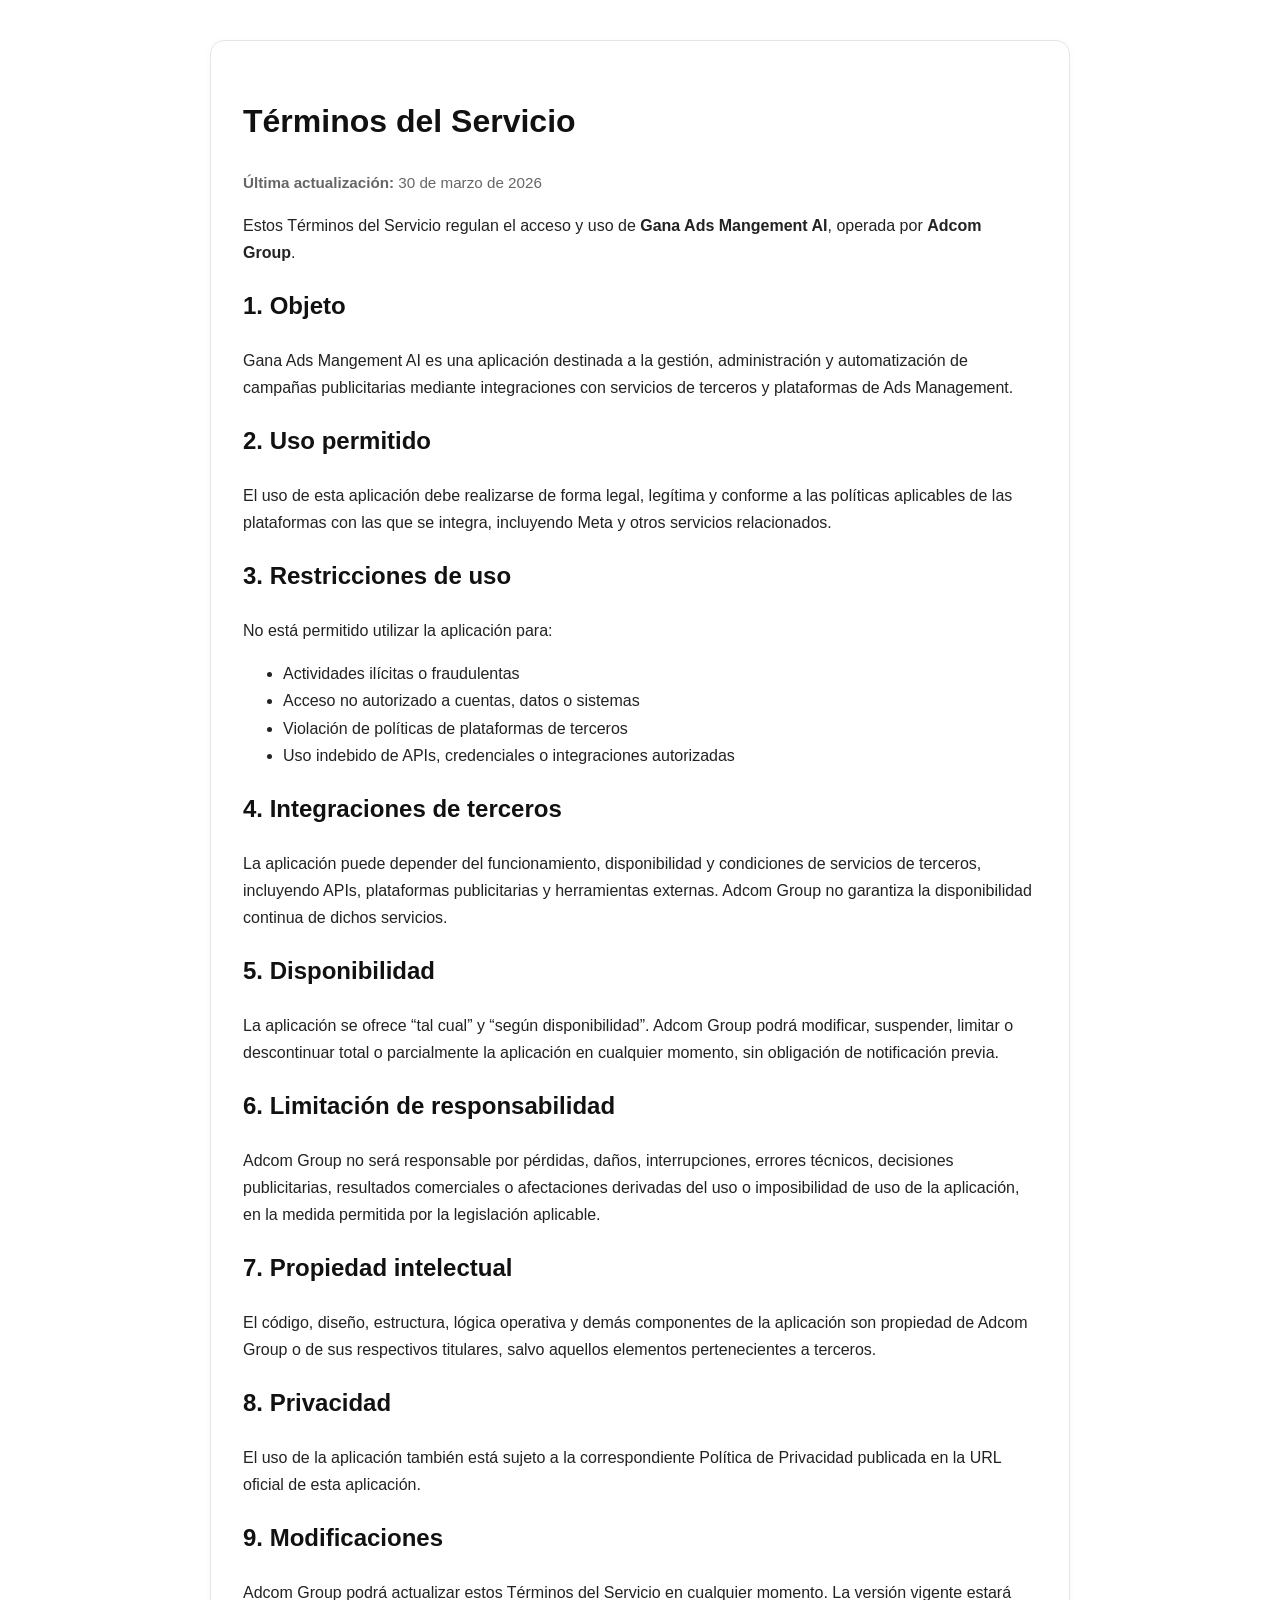
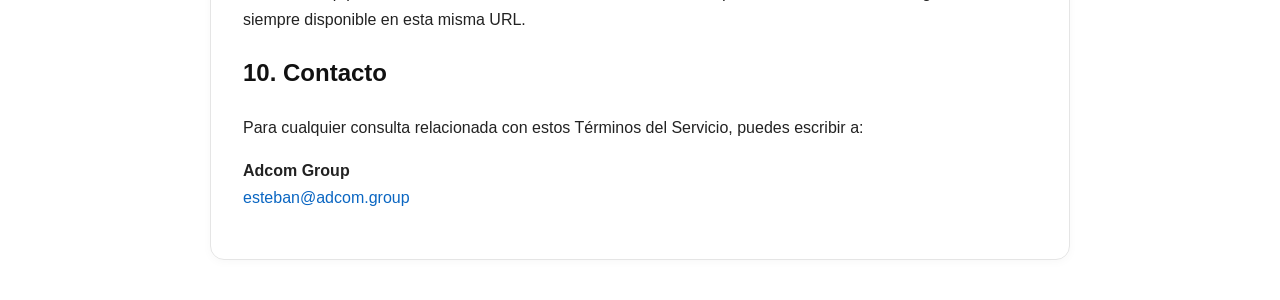
<file: terms.html>
﻿<!DOCTYPE html>
<html lang="es">
<head>
  <meta charset="UTF-8" />
  <meta name="viewport" content="width=device-width, initial-scale=1.0" />
  <title>Términos del Servicio | Gana Ads Mangement AI</title>
  <link rel="stylesheet" href="assets/css/legal.css">
</head>
<body>
  <div class="container">
    <h1>Términos del Servicio</h1>
    <p class="muted"><strong>Última actualización:</strong> 30 de marzo de 2026</p>

    <p>
      Estos Términos del Servicio regulan el acceso y uso de <strong>Gana Ads Mangement AI</strong>,
      operada por <strong>Adcom Group</strong>.
    </p>

    <h2>1. Objeto</h2>
    <p>
      Gana Ads Mangement AI es una aplicación destinada a la gestión, administración y automatización
      de campañas publicitarias mediante integraciones con servicios de terceros y plataformas
      de Ads Management.
    </p>

    <h2>2. Uso permitido</h2>
    <p>
      El uso de esta aplicación debe realizarse de forma legal, legítima y conforme a las políticas
      aplicables de las plataformas con las que se integra, incluyendo Meta y otros servicios relacionados.
    </p>

    <h2>3. Restricciones de uso</h2>
    <p>No está permitido utilizar la aplicación para:</p>
    <ul>
      <li>Actividades ilícitas o fraudulentas</li>
      <li>Acceso no autorizado a cuentas, datos o sistemas</li>
      <li>Violación de políticas de plataformas de terceros</li>
      <li>Uso indebido de APIs, credenciales o integraciones autorizadas</li>
    </ul>

    <h2>4. Integraciones de terceros</h2>
    <p>
      La aplicación puede depender del funcionamiento, disponibilidad y condiciones de servicios
      de terceros, incluyendo APIs, plataformas publicitarias y herramientas externas.
      Adcom Group no garantiza la disponibilidad continua de dichos servicios.
    </p>

    <h2>5. Disponibilidad</h2>
    <p>
      La aplicación se ofrece “tal cual” y “según disponibilidad”. Adcom Group podrá modificar,
      suspender, limitar o descontinuar total o parcialmente la aplicación en cualquier momento,
      sin obligación de notificación previa.
    </p>

    <h2>6. Limitación de responsabilidad</h2>
    <p>
      Adcom Group no será responsable por pérdidas, daños, interrupciones, errores técnicos,
      decisiones publicitarias, resultados comerciales o afectaciones derivadas del uso o imposibilidad
      de uso de la aplicación, en la medida permitida por la legislación aplicable.
    </p>

    <h2>7. Propiedad intelectual</h2>
    <p>
      El código, diseño, estructura, lógica operativa y demás componentes de la aplicación son propiedad
      de Adcom Group o de sus respectivos titulares, salvo aquellos elementos pertenecientes a terceros.
    </p>

    <h2>8. Privacidad</h2>
    <p>
      El uso de la aplicación también está sujeto a la correspondiente Política de Privacidad publicada
      en la URL oficial de esta aplicación.
    </p>

    <h2>9. Modificaciones</h2>
    <p>
      Adcom Group podrá actualizar estos Términos del Servicio en cualquier momento.
      La versión vigente estará siempre disponible en esta misma URL.
    </p>

    <h2>10. Contacto</h2>
    <p>
      Para cualquier consulta relacionada con estos Términos del Servicio, puedes escribir a:
    </p>
    <p>
      <strong>Adcom Group</strong><br />
      <a href="mailto:esteban@adcom.group">esteban@adcom.group</a>
    </p>
  </div>
</body>
</html>
</file>
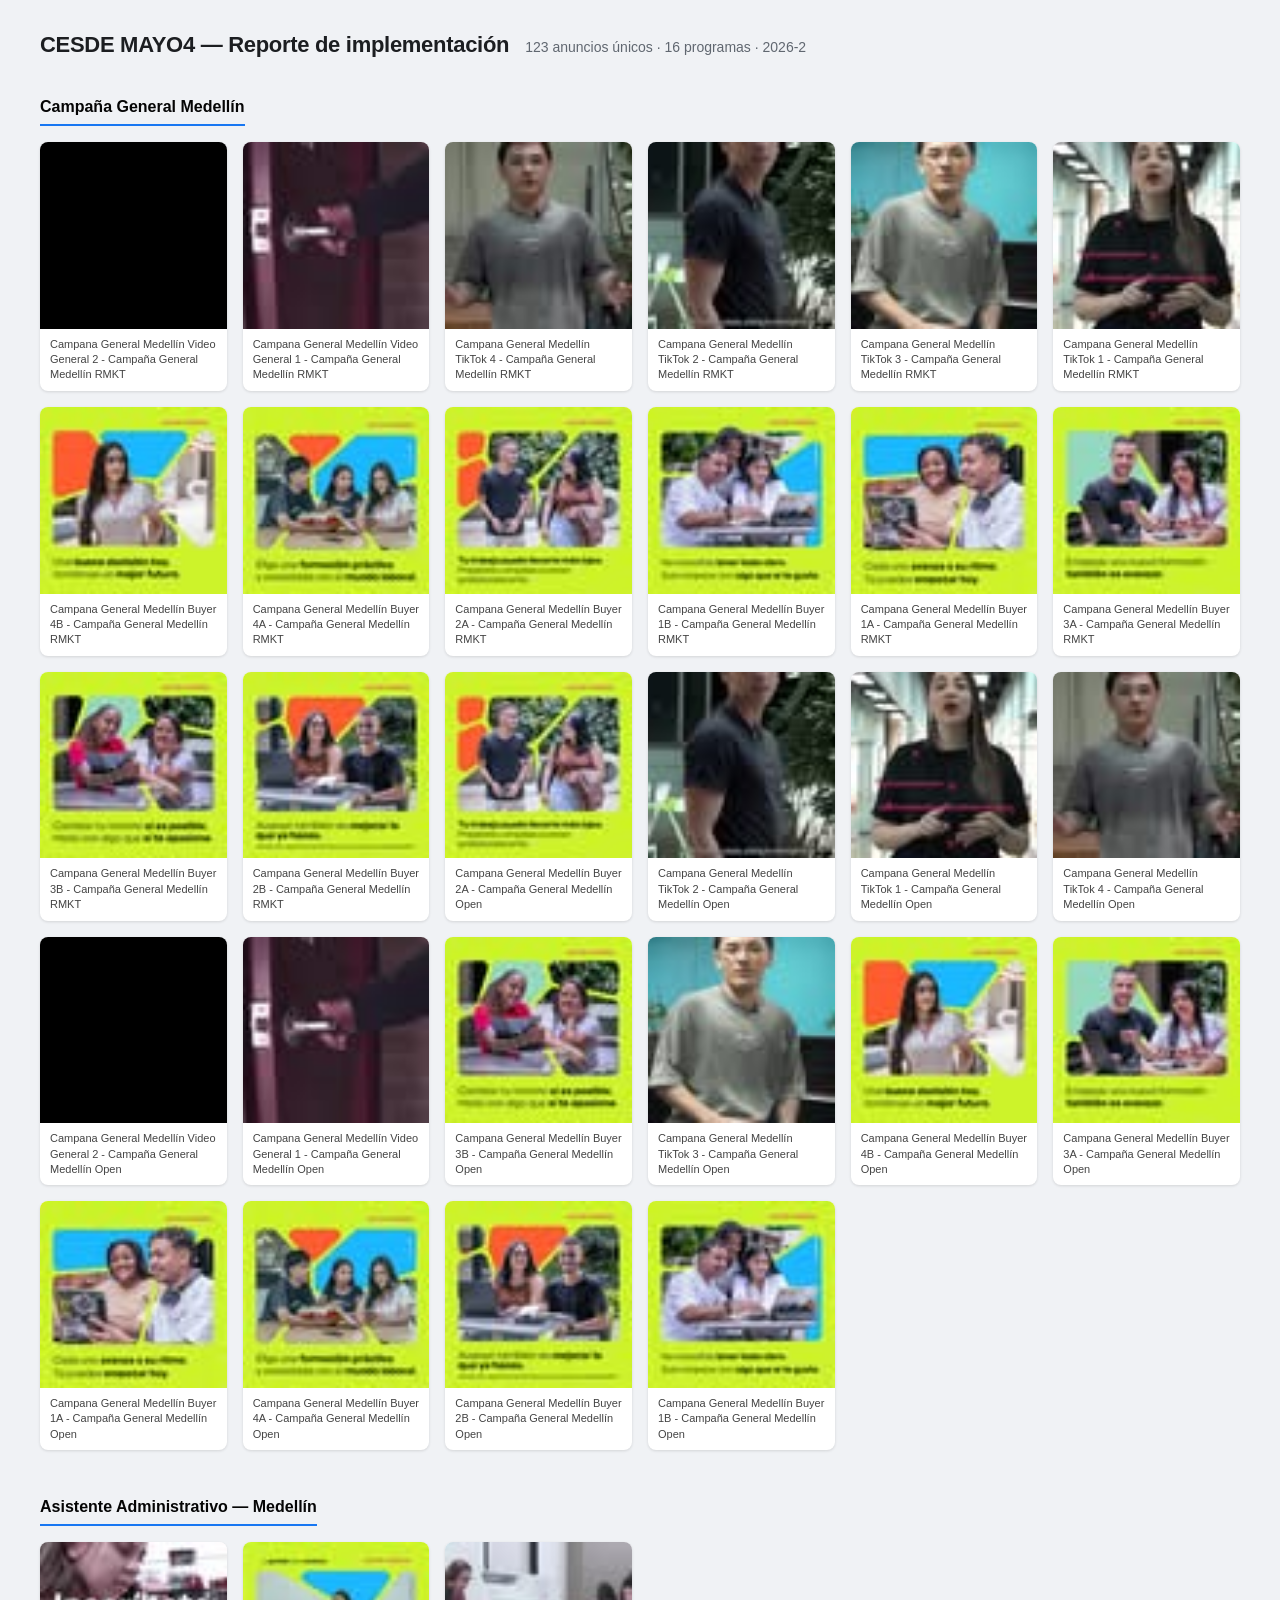
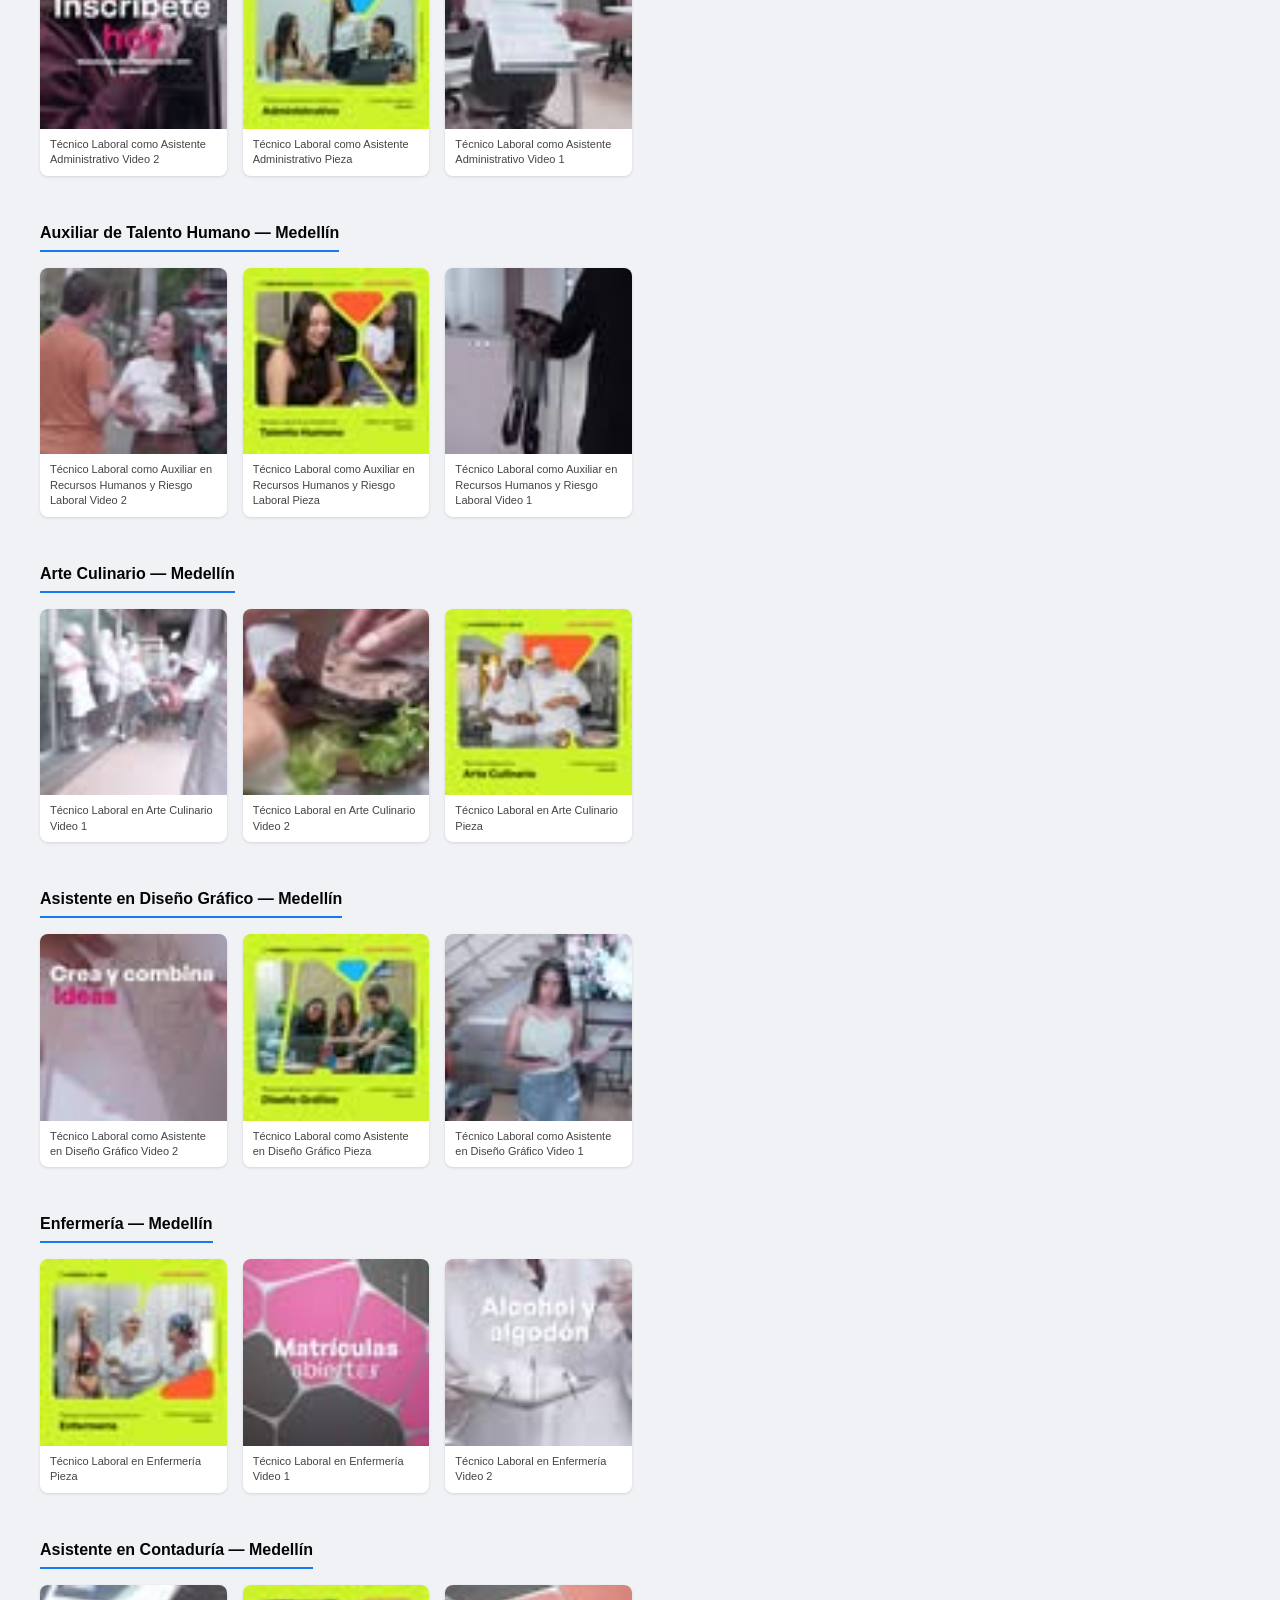
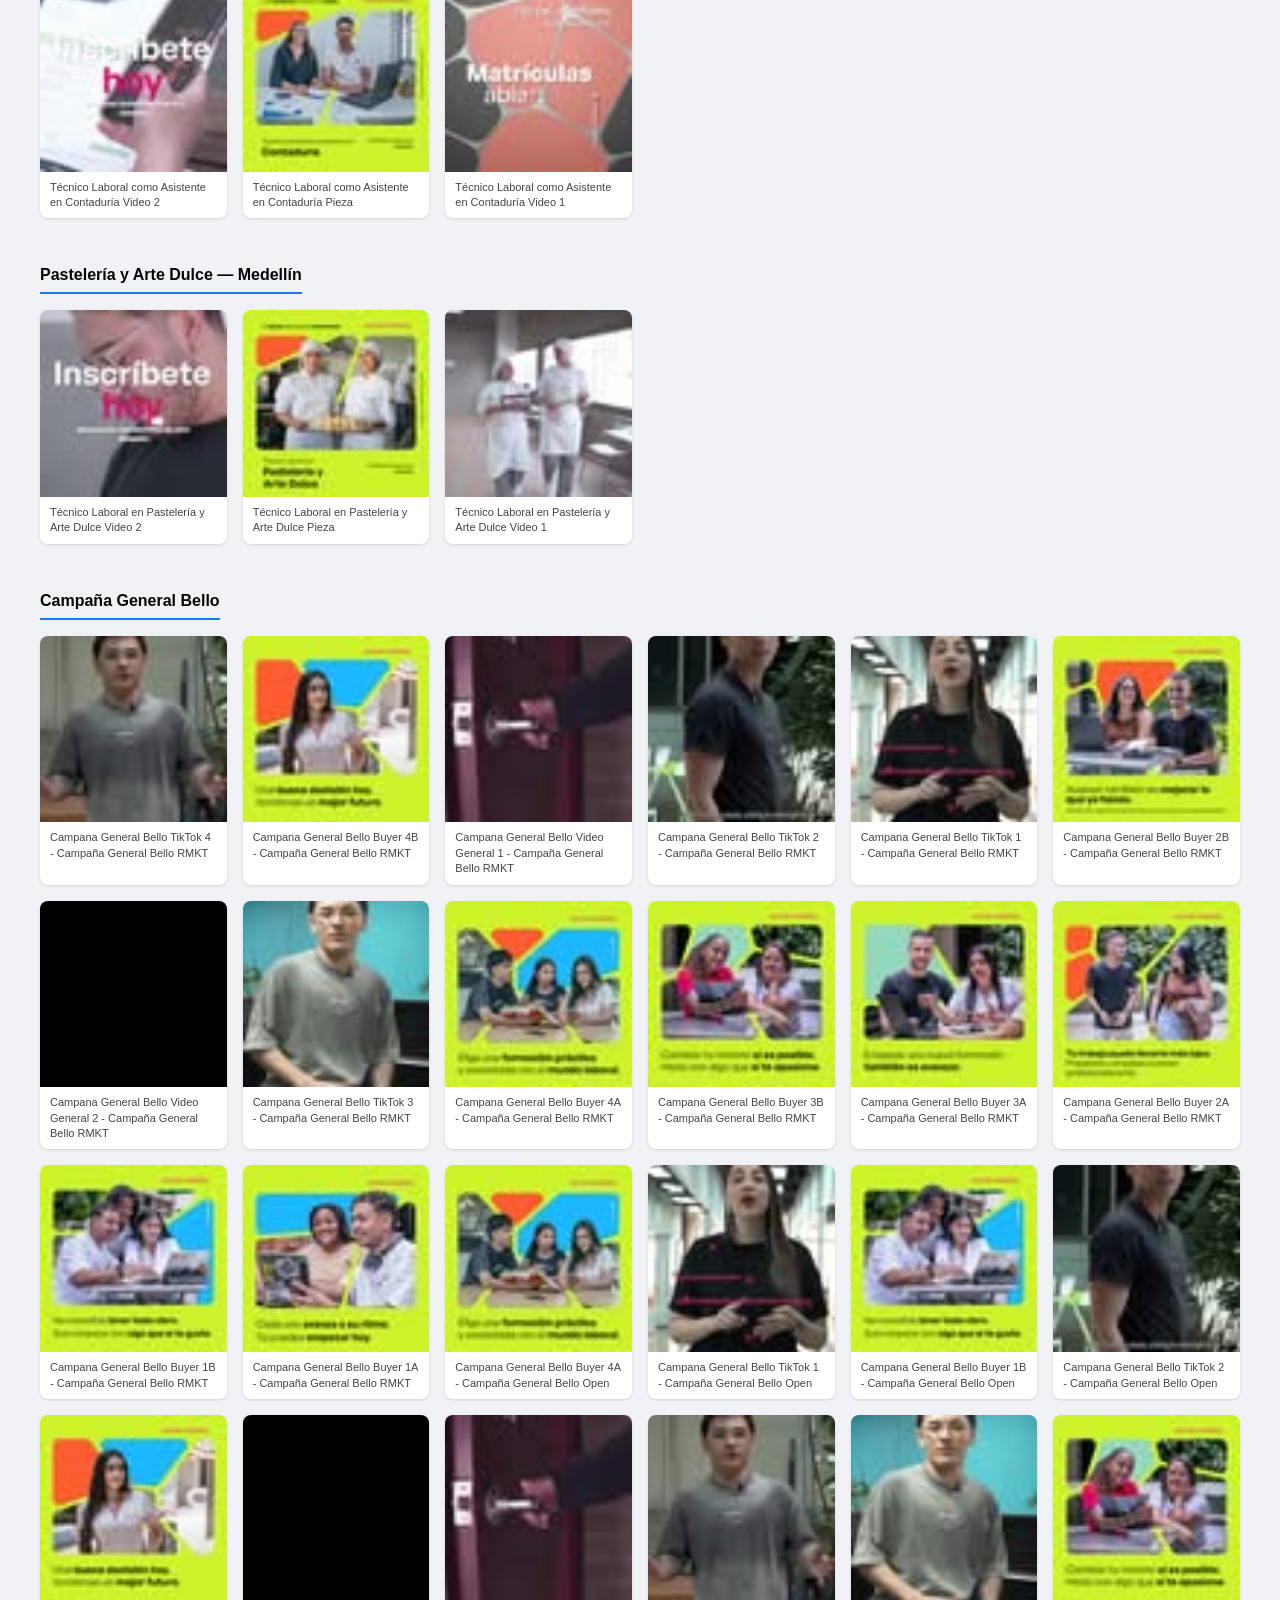
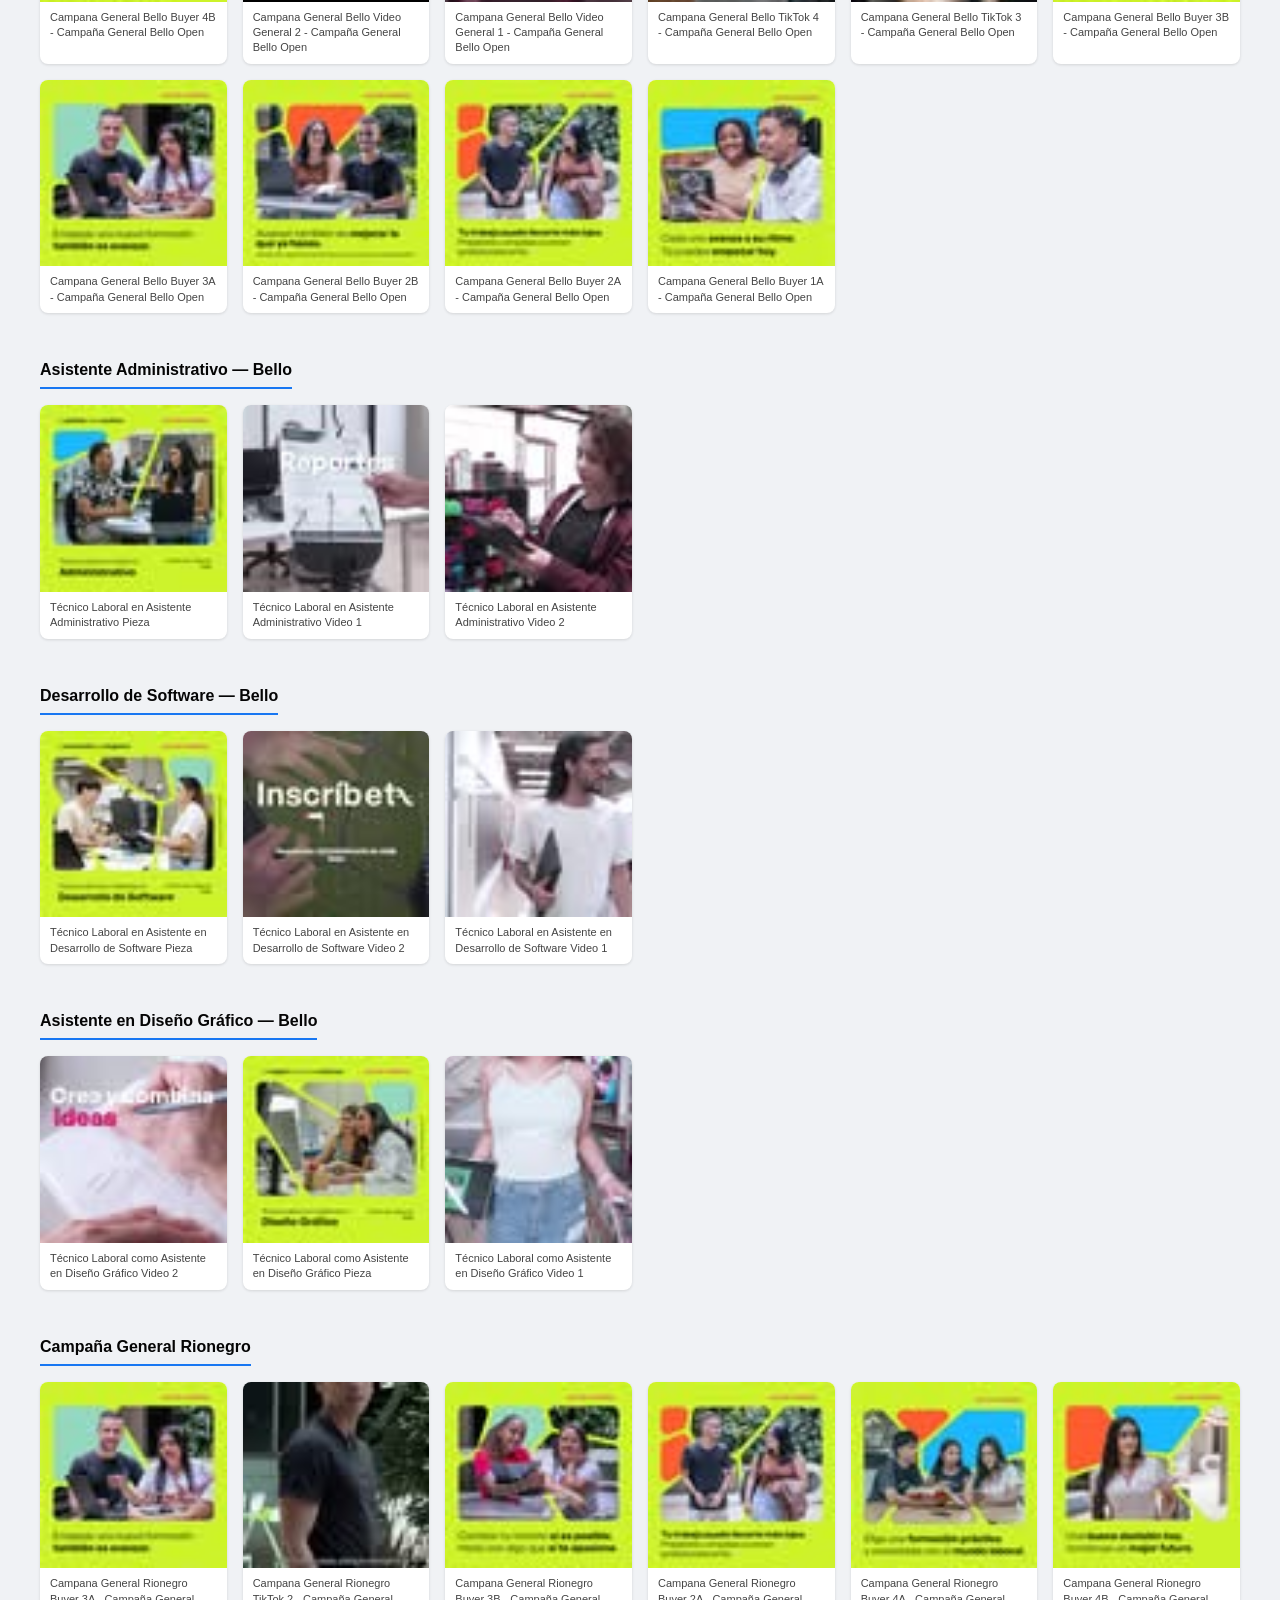
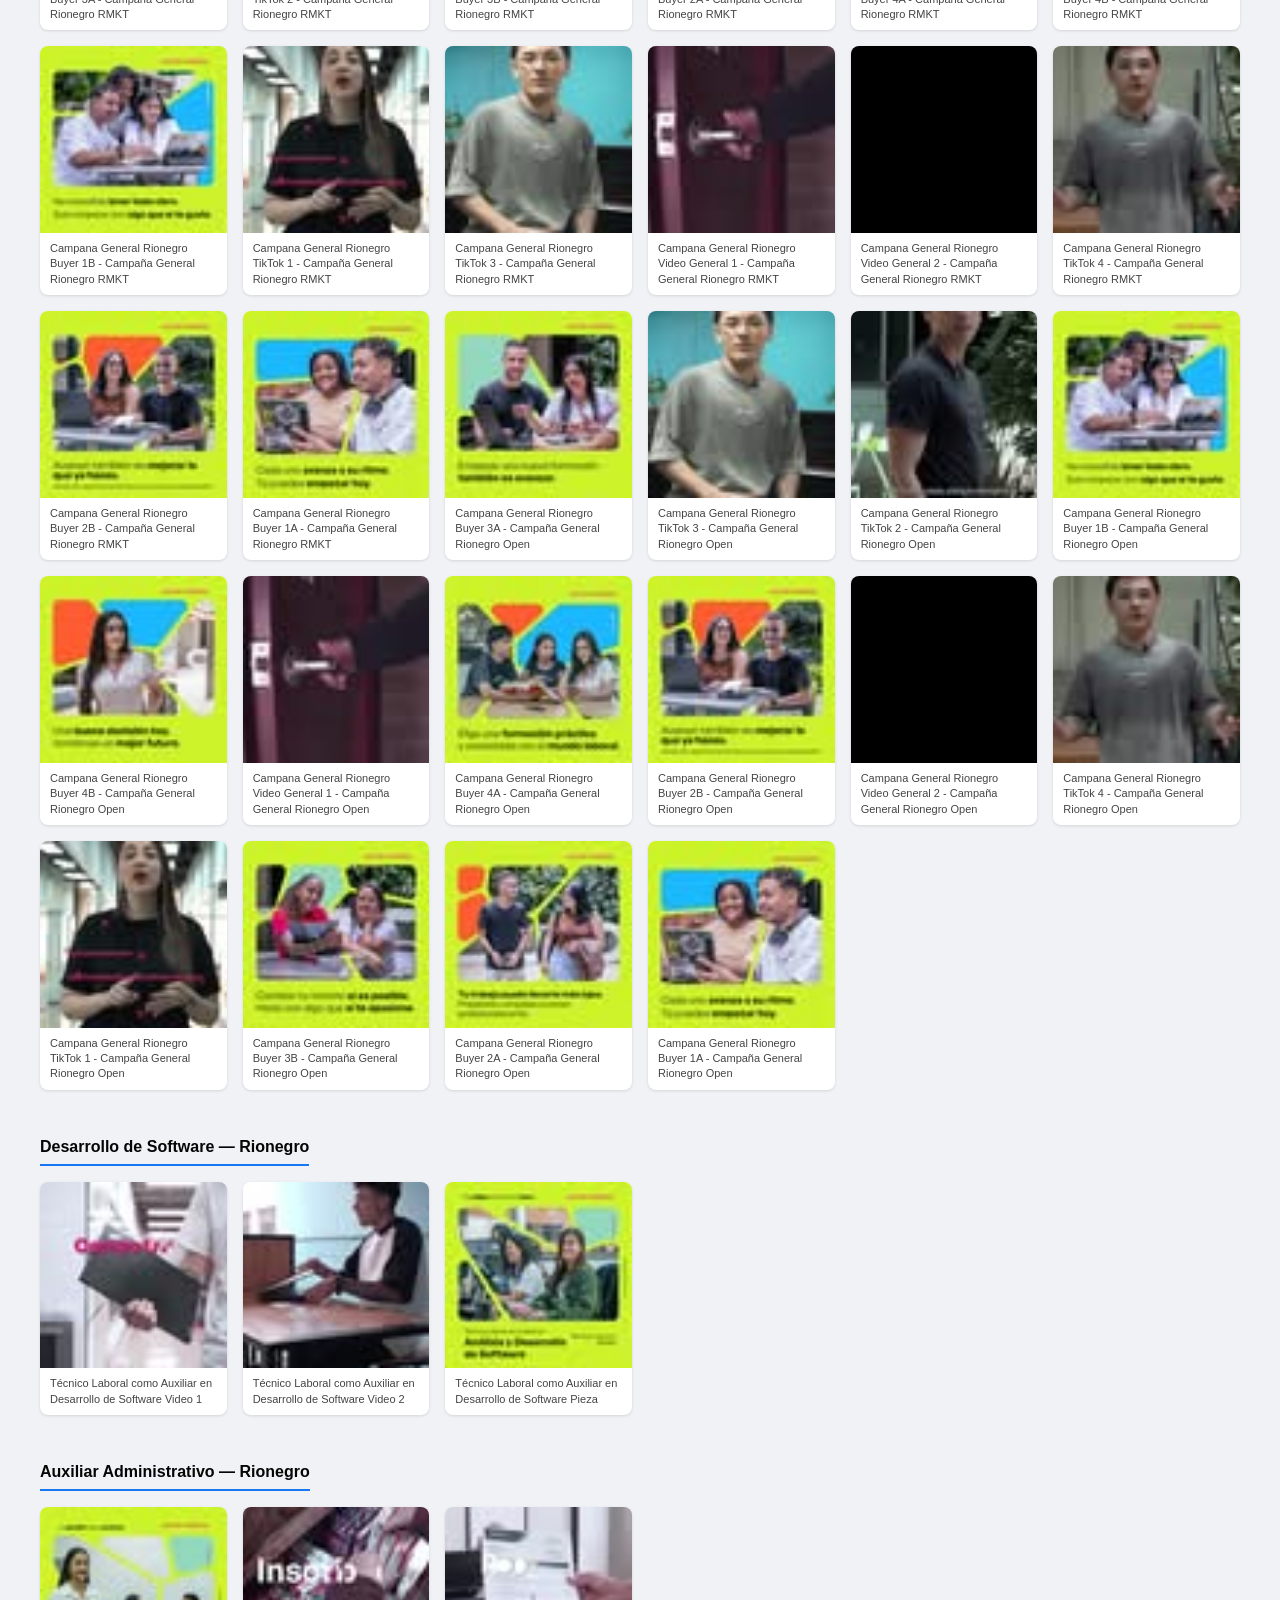
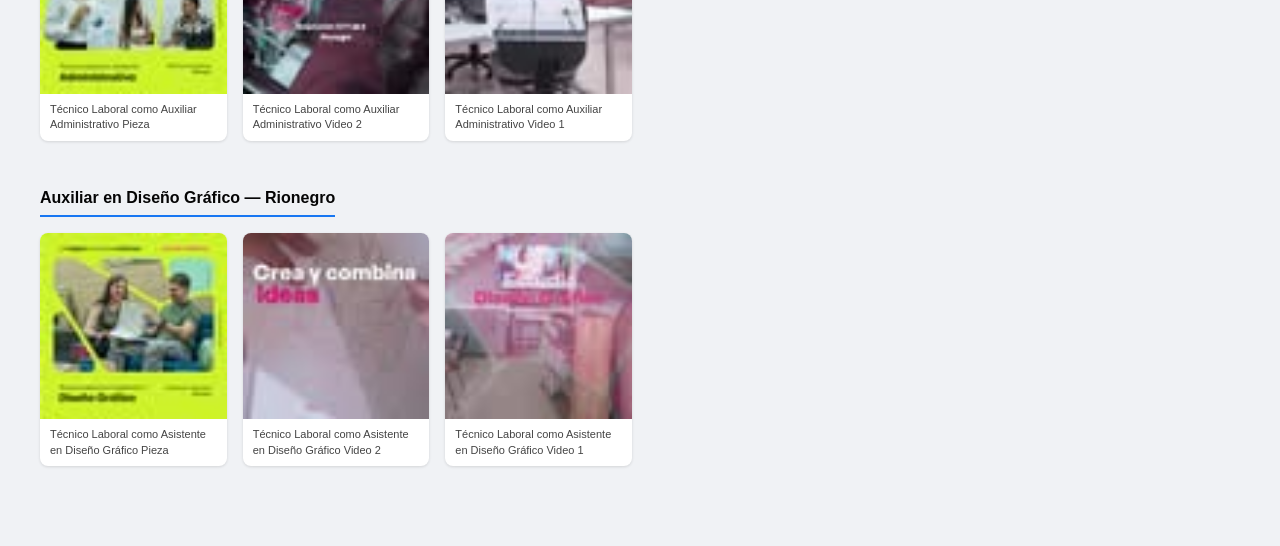
<file: pages/reporte-implementacion.html>
﻿<!DOCTYPE html>
<html lang="es">
<head>
<meta charset="UTF-8" />
<meta name="viewport" content="width=device-width, initial-scale=1.0" />
<title>Reporte CESDE MAYO4 — 123 anuncios</title>
<link rel="stylesheet" href="../assets/css/reporte.css">
</head>
<body>
<header>
  <h1>CESDE MAYO4 — Reporte de implementación</h1>
  <span class="meta">123 anuncios únicos · 16 programas · 2026-2</span>
</header>

        <div class="program-section">
          <h2 class="program-title">Campaña General Medellín</h2>
          <div class="ads-grid">

            <div class="ad-card">
              <div class="ad-thumb"><img src="[data-uri]" alt="Campana General Medellín 04/05 - Video General 2 - Campaña General Medellín RMKT" /></div>
              <div class="ad-name">Campana General Medellín Video General 2 - Campaña General Medellín RMKT</div>
            </div>

            <div class="ad-card">
              <div class="ad-thumb"><img src="[data-uri]" alt="Campana General Medellín 04/05 - Video General 1 - Campaña General Medellín RMKT" /></div>
              <div class="ad-name">Campana General Medellín Video General 1 - Campaña General Medellín RMKT</div>
            </div>

            <div class="ad-card">
              <div class="ad-thumb"><img src="[data-uri]" alt="Campana General Medellín 04/05 - TikTok 4 - Campaña General Medellín RMKT" /></div>
              <div class="ad-name">Campana General Medellín TikTok 4 - Campaña General Medellín RMKT</div>
            </div>

            <div class="ad-card">
              <div class="ad-thumb"><img src="[data-uri]" alt="Campana General Medellín 04/05 - TikTok 2 - Campaña General Medellín RMKT" /></div>
              <div class="ad-name">Campana General Medellín TikTok 2 - Campaña General Medellín RMKT</div>
            </div>

            <div class="ad-card">
              <div class="ad-thumb"><img src="[data-uri]" alt="Campana General Medellín 04/05 - TikTok 3 - Campaña General Medellín RMKT" /></div>
              <div class="ad-name">Campana General Medellín TikTok 3 - Campaña General Medellín RMKT</div>
            </div>

            <div class="ad-card">
              <div class="ad-thumb"><img src="[data-uri]" alt="Campana General Medellín 04/05 - TikTok 1 - Campaña General Medellín RMKT" /></div>
              <div class="ad-name">Campana General Medellín TikTok 1 - Campaña General Medellín RMKT</div>
            </div>

            <div class="ad-card">
              <div class="ad-thumb"><img src="[data-uri]" alt="Campana General Medellín 04/05 - Buyer 4B - Campaña General Medellín RMKT" /></div>
              <div class="ad-name">Campana General Medellín Buyer 4B - Campaña General Medellín RMKT</div>
            </div>

            <div class="ad-card">
              <div class="ad-thumb"><img src="[data-uri]" alt="Campana General Medellín 04/05 - Buyer 4A - Campaña General Medellín RMKT" /></div>
              <div class="ad-name">Campana General Medellín Buyer 4A - Campaña General Medellín RMKT</div>
            </div>

            <div class="ad-card">
              <div class="ad-thumb"><img src="[data-uri]" alt="Campana General Medellín 04/05 - Buyer 2A - Campaña General Medellín RMKT" /></div>
              <div class="ad-name">Campana General Medellín Buyer 2A - Campaña General Medellín RMKT</div>
            </div>

            <div class="ad-card">
              <div class="ad-thumb"><img src="[data-uri]" alt="Campana General Medellín 04/05 - Buyer 1B - Campaña General Medellín RMKT" /></div>
              <div class="ad-name">Campana General Medellín Buyer 1B - Campaña General Medellín RMKT</div>
            </div>

            <div class="ad-card">
              <div class="ad-thumb"><img src="[data-uri]" alt="Campana General Medellín 04/05 - Buyer 1A - Campaña General Medellín RMKT" /></div>
              <div class="ad-name">Campana General Medellín Buyer 1A - Campaña General Medellín RMKT</div>
            </div>

            <div class="ad-card">
              <div class="ad-thumb"><img src="[data-uri]" alt="Campana General Medellín 04/05 - Buyer 3A - Campaña General Medellín RMKT" /></div>
              <div class="ad-name">Campana General Medellín Buyer 3A - Campaña General Medellín RMKT</div>
            </div>

            <div class="ad-card">
              <div class="ad-thumb"><img src="[data-uri]" alt="Campana General Medellín 04/05 - Buyer 3B - Campaña General Medellín RMKT" /></div>
              <div class="ad-name">Campana General Medellín Buyer 3B - Campaña General Medellín RMKT</div>
            </div>

            <div class="ad-card">
              <div class="ad-thumb"><img src="[data-uri]" alt="Campana General Medellín 04/05 - Buyer 2B - Campaña General Medellín RMKT" /></div>
              <div class="ad-name">Campana General Medellín Buyer 2B - Campaña General Medellín RMKT</div>
            </div>

            <div class="ad-card">
              <div class="ad-thumb"><img src="[data-uri]" alt="Campana General Medellín 04/05 - Buyer 2A - Campaña General Medellín Open" /></div>
              <div class="ad-name">Campana General Medellín Buyer 2A - Campaña General Medellín Open</div>
            </div>

            <div class="ad-card">
              <div class="ad-thumb"><img src="[data-uri]" alt="Campana General Medellín 04/05 - TikTok 2 - Campaña General Medellín Open" /></div>
              <div class="ad-name">Campana General Medellín TikTok 2 - Campaña General Medellín Open</div>
            </div>

            <div class="ad-card">
              <div class="ad-thumb"><img src="[data-uri]" alt="Campana General Medellín 04/05 - TikTok 1 - Campaña General Medellín Open" /></div>
              <div class="ad-name">Campana General Medellín TikTok 1 - Campaña General Medellín Open</div>
            </div>

            <div class="ad-card">
              <div class="ad-thumb"><img src="[data-uri]" alt="Campana General Medellín 04/05 - TikTok 4 - Campaña General Medellín Open" /></div>
              <div class="ad-name">Campana General Medellín TikTok 4 - Campaña General Medellín Open</div>
            </div>

            <div class="ad-card">
              <div class="ad-thumb"><img src="[data-uri]" alt="Campana General Medellín 04/05 - Video General 2 - Campaña General Medellín Open" /></div>
              <div class="ad-name">Campana General Medellín Video General 2 - Campaña General Medellín Open</div>
            </div>

            <div class="ad-card">
              <div class="ad-thumb"><img src="[data-uri]" alt="Campana General Medellín 04/05 - Video General 1 - Campaña General Medellín Open" /></div>
              <div class="ad-name">Campana General Medellín Video General 1 - Campaña General Medellín Open</div>
            </div>

            <div class="ad-card">
              <div class="ad-thumb"><img src="[data-uri]" alt="Campana General Medellín 04/05 - Buyer 3B - Campaña General Medellín Open" /></div>
              <div class="ad-name">Campana General Medellín Buyer 3B - Campaña General Medellín Open</div>
            </div>

            <div class="ad-card">
              <div class="ad-thumb"><img src="[data-uri]" alt="Campana General Medellín 04/05 - TikTok 3 - Campaña General Medellín Open" /></div>
              <div class="ad-name">Campana General Medellín TikTok 3 - Campaña General Medellín Open</div>
            </div>

            <div class="ad-card">
              <div class="ad-thumb"><img src="[data-uri]" alt="Campana General Medellín 04/05 - Buyer 4B - Campaña General Medellín Open" /></div>
              <div class="ad-name">Campana General Medellín Buyer 4B - Campaña General Medellín Open</div>
            </div>

            <div class="ad-card">
              <div class="ad-thumb"><img src="[data-uri]" alt="Campana General Medellín 04/05 - Buyer 3A - Campaña General Medellín Open" /></div>
              <div class="ad-name">Campana General Medellín Buyer 3A - Campaña General Medellín Open</div>
            </div>

            <div class="ad-card">
              <div class="ad-thumb"><img src="[data-uri]" alt="Campana General Medellín 04/05 - Buyer 1A - Campaña General Medellín Open" /></div>
              <div class="ad-name">Campana General Medellín Buyer 1A - Campaña General Medellín Open</div>
            </div>

            <div class="ad-card">
              <div class="ad-thumb"><img src="[data-uri]" alt="Campana General Medellín 04/05 - Buyer 4A - Campaña General Medellín Open" /></div>
              <div class="ad-name">Campana General Medellín Buyer 4A - Campaña General Medellín Open</div>
            </div>

            <div class="ad-card">
              <div class="ad-thumb"><img src="[data-uri]" alt="Campana General Medellín 04/05 - Buyer 2B - Campaña General Medellín Open" /></div>
              <div class="ad-name">Campana General Medellín Buyer 2B - Campaña General Medellín Open</div>
            </div>

            <div class="ad-card">
              <div class="ad-thumb"><img src="[data-uri]" alt="Campana General Medellín 04/05 - Buyer 1B - Campaña General Medellín Open" /></div>
              <div class="ad-name">Campana General Medellín Buyer 1B - Campaña General Medellín Open</div>
            </div>

          </div>
        </div>

        <div class="program-section">
          <h2 class="program-title">Asistente Administrativo — Medellín</h2>
          <div class="ads-grid">

            <div class="ad-card">
              <div class="ad-thumb"><img src="[data-uri]" alt="Técnico Laboral como Asistente Administrativo 04/05 - Video 2" /></div>
              <div class="ad-name">Técnico Laboral como Asistente Administrativo Video 2</div>
            </div>

            <div class="ad-card">
              <div class="ad-thumb"><img src="[data-uri]" alt="Técnico Laboral como Asistente Administrativo 04/05 - Pieza" /></div>
              <div class="ad-name">Técnico Laboral como Asistente Administrativo Pieza</div>
            </div>

            <div class="ad-card">
              <div class="ad-thumb"><img src="[data-uri]" alt="Técnico Laboral como Asistente Administrativo 04/05 - Video 1" /></div>
              <div class="ad-name">Técnico Laboral como Asistente Administrativo Video 1</div>
            </div>

          </div>
        </div>

        <div class="program-section">
          <h2 class="program-title">Auxiliar de Talento Humano — Medellín</h2>
          <div class="ads-grid">

            <div class="ad-card">
              <div class="ad-thumb"><img src="[data-uri]" alt="Técnico Laboral como Auxiliar en Recursos Humanos y Riesgo Laboral 04/05 - Video 2" /></div>
              <div class="ad-name">Técnico Laboral como Auxiliar en Recursos Humanos y Riesgo Laboral Video 2</div>
            </div>

            <div class="ad-card">
              <div class="ad-thumb"><img src="[data-uri]" alt="Técnico Laboral como Auxiliar en Recursos Humanos y Riesgo Laboral 04/05 - Pieza" /></div>
              <div class="ad-name">Técnico Laboral como Auxiliar en Recursos Humanos y Riesgo Laboral Pieza</div>
            </div>

            <div class="ad-card">
              <div class="ad-thumb"><img src="[data-uri]" alt="Técnico Laboral como Auxiliar en Recursos Humanos y Riesgo Laboral 04/05 - Video 1" /></div>
              <div class="ad-name">Técnico Laboral como Auxiliar en Recursos Humanos y Riesgo Laboral Video 1</div>
            </div>

          </div>
        </div>

        <div class="program-section">
          <h2 class="program-title">Arte Culinario — Medellín</h2>
          <div class="ads-grid">

            <div class="ad-card">
              <div class="ad-thumb"><img src="[data-uri]" alt="Técnico Laboral en Arte Culinario 04/05 - Video 1" /></div>
              <div class="ad-name">Técnico Laboral en Arte Culinario Video 1</div>
            </div>

            <div class="ad-card">
              <div class="ad-thumb"><img src="[data-uri]" alt="Técnico Laboral en Arte Culinario 04/05 - Video 2" /></div>
              <div class="ad-name">Técnico Laboral en Arte Culinario Video 2</div>
            </div>

            <div class="ad-card">
              <div class="ad-thumb"><img src="[data-uri]" alt="Técnico Laboral en Arte Culinario 04/05 - Pieza" /></div>
              <div class="ad-name">Técnico Laboral en Arte Culinario Pieza</div>
            </div>

          </div>
        </div>

        <div class="program-section">
          <h2 class="program-title">Asistente en Diseño Gráfico — Medellín</h2>
          <div class="ads-grid">

            <div class="ad-card">
              <div class="ad-thumb"><img src="[data-uri]" alt="Técnico Laboral como Asistente en Diseño Gráfico 04/05 - Video 2" /></div>
              <div class="ad-name">Técnico Laboral como Asistente en Diseño Gráfico Video 2</div>
            </div>

            <div class="ad-card">
              <div class="ad-thumb"><img src="[data-uri]" alt="Técnico Laboral como Asistente en Diseño Gráfico 04/05 - Pieza" /></div>
              <div class="ad-name">Técnico Laboral como Asistente en Diseño Gráfico Pieza</div>
            </div>

            <div class="ad-card">
              <div class="ad-thumb"><img src="[data-uri]" alt="Técnico Laboral como Asistente en Diseño Gráfico 04/05 - Video 1" /></div>
              <div class="ad-name">Técnico Laboral como Asistente en Diseño Gráfico Video 1</div>
            </div>

          </div>
        </div>

        <div class="program-section">
          <h2 class="program-title">Enfermería — Medellín</h2>
          <div class="ads-grid">

            <div class="ad-card">
              <div class="ad-thumb"><img src="[data-uri]" alt="Técnico Laboral en Enfermería 04/05 - Pieza" /></div>
              <div class="ad-name">Técnico Laboral en Enfermería Pieza</div>
            </div>

            <div class="ad-card">
              <div class="ad-thumb"><img src="[data-uri]" alt="Técnico Laboral en Enfermería 04/05 - Video 1" /></div>
              <div class="ad-name">Técnico Laboral en Enfermería Video 1</div>
            </div>

            <div class="ad-card">
              <div class="ad-thumb"><img src="[data-uri]" alt="Técnico Laboral en Enfermería 04/05 - Video 2" /></div>
              <div class="ad-name">Técnico Laboral en Enfermería Video 2</div>
            </div>

          </div>
        </div>

        <div class="program-section">
          <h2 class="program-title">Asistente en Contaduría — Medellín</h2>
          <div class="ads-grid">

            <div class="ad-card">
              <div class="ad-thumb"><img src="[data-uri]" alt="Técnico Laboral como Asistente en Contaduría 04/05 - Video 2" /></div>
              <div class="ad-name">Técnico Laboral como Asistente en Contaduría Video 2</div>
            </div>

            <div class="ad-card">
              <div class="ad-thumb"><img src="[data-uri]" alt="Técnico Laboral como Asistente en Contaduría 04/05 - Pieza" /></div>
              <div class="ad-name">Técnico Laboral como Asistente en Contaduría Pieza</div>
            </div>

            <div class="ad-card">
              <div class="ad-thumb"><img src="[data-uri]" alt="Técnico Laboral como Asistente en Contaduría 04/05 - Video 1" /></div>
              <div class="ad-name">Técnico Laboral como Asistente en Contaduría Video 1</div>
            </div>

          </div>
        </div>

        <div class="program-section">
          <h2 class="program-title">Pastelería y Arte Dulce — Medellín</h2>
          <div class="ads-grid">

            <div class="ad-card">
              <div class="ad-thumb"><img src="[data-uri]" alt="Técnico Laboral en Pastelería y Arte Dulce 04/05 - Video 2" /></div>
              <div class="ad-name">Técnico Laboral en Pastelería y Arte Dulce Video 2</div>
            </div>

            <div class="ad-card">
              <div class="ad-thumb"><img src="[data-uri]" alt="Técnico Laboral en Pastelería y Arte Dulce 04/05 - Pieza" /></div>
              <div class="ad-name">Técnico Laboral en Pastelería y Arte Dulce Pieza</div>
            </div>

            <div class="ad-card">
              <div class="ad-thumb"><img src="[data-uri]" alt="Técnico Laboral en Pastelería y Arte Dulce 04/05 - Video 1" /></div>
              <div class="ad-name">Técnico Laboral en Pastelería y Arte Dulce Video 1</div>
            </div>

          </div>
        </div>

        <div class="program-section">
          <h2 class="program-title">Campaña General Bello</h2>
          <div class="ads-grid">

            <div class="ad-card">
              <div class="ad-thumb"><img src="[data-uri]" alt="Campana General Bello 04/05 - TikTok 4 - Campaña General Bello RMKT" /></div>
              <div class="ad-name">Campana General Bello TikTok 4 - Campaña General Bello RMKT</div>
            </div>

            <div class="ad-card">
              <div class="ad-thumb"><img src="[data-uri]" alt="Campana General Bello 04/05 - Buyer 4B - Campaña General Bello RMKT" /></div>
              <div class="ad-name">Campana General Bello Buyer 4B - Campaña General Bello RMKT</div>
            </div>

            <div class="ad-card">
              <div class="ad-thumb"><img src="[data-uri]" alt="Campana General Bello 04/05 - Video General 1 - Campaña General Bello RMKT" /></div>
              <div class="ad-name">Campana General Bello Video General 1 - Campaña General Bello RMKT</div>
            </div>

            <div class="ad-card">
              <div class="ad-thumb"><img src="[data-uri]" alt="Campana General Bello 04/05 - TikTok 2 - Campaña General Bello RMKT" /></div>
              <div class="ad-name">Campana General Bello TikTok 2 - Campaña General Bello RMKT</div>
            </div>

            <div class="ad-card">
              <div class="ad-thumb"><img src="[data-uri]" alt="Campana General Bello 04/05 - TikTok 1 - Campaña General Bello RMKT" /></div>
              <div class="ad-name">Campana General Bello TikTok 1 - Campaña General Bello RMKT</div>
            </div>

            <div class="ad-card">
              <div class="ad-thumb"><img src="[data-uri]" alt="Campana General Bello 04/05 - Buyer 2B - Campaña General Bello RMKT" /></div>
              <div class="ad-name">Campana General Bello Buyer 2B - Campaña General Bello RMKT</div>
            </div>

            <div class="ad-card">
              <div class="ad-thumb"><img src="[data-uri]" alt="Campana General Bello 04/05 - Video General 2 - Campaña General Bello RMKT" /></div>
              <div class="ad-name">Campana General Bello Video General 2 - Campaña General Bello RMKT</div>
            </div>

            <div class="ad-card">
              <div class="ad-thumb"><img src="[data-uri]" alt="Campana General Bello 04/05 - TikTok 3 - Campaña General Bello RMKT" /></div>
              <div class="ad-name">Campana General Bello TikTok 3 - Campaña General Bello RMKT</div>
            </div>

            <div class="ad-card">
              <div class="ad-thumb"><img src="[data-uri]" alt="Campana General Bello 04/05 - Buyer 4A - Campaña General Bello RMKT" /></div>
              <div class="ad-name">Campana General Bello Buyer 4A - Campaña General Bello RMKT</div>
            </div>

            <div class="ad-card">
              <div class="ad-thumb"><img src="[data-uri]" alt="Campana General Bello 04/05 - Buyer 3B - Campaña General Bello RMKT" /></div>
              <div class="ad-name">Campana General Bello Buyer 3B - Campaña General Bello RMKT</div>
            </div>

            <div class="ad-card">
              <div class="ad-thumb"><img src="[data-uri]" alt="Campana General Bello 04/05 - Buyer 3A - Campaña General Bello RMKT" /></div>
              <div class="ad-name">Campana General Bello Buyer 3A - Campaña General Bello RMKT</div>
            </div>

            <div class="ad-card">
              <div class="ad-thumb"><img src="[data-uri]" alt="Campana General Bello 04/05 - Buyer 2A - Campaña General Bello RMKT" /></div>
              <div class="ad-name">Campana General Bello Buyer 2A - Campaña General Bello RMKT</div>
            </div>

            <div class="ad-card">
              <div class="ad-thumb"><img src="[data-uri]" alt="Campana General Bello 04/05 - Buyer 1B - Campaña General Bello RMKT" /></div>
              <div class="ad-name">Campana General Bello Buyer 1B - Campaña General Bello RMKT</div>
            </div>

            <div class="ad-card">
              <div class="ad-thumb"><img src="[data-uri]" alt="Campana General Bello 04/05 - Buyer 1A - Campaña General Bello RMKT" /></div>
              <div class="ad-name">Campana General Bello Buyer 1A - Campaña General Bello RMKT</div>
            </div>

            <div class="ad-card">
              <div class="ad-thumb"><img src="[data-uri]" alt="Campana General Bello 04/05 - Buyer 4A - Campaña General Bello Open" /></div>
              <div class="ad-name">Campana General Bello Buyer 4A - Campaña General Bello Open</div>
            </div>

            <div class="ad-card">
              <div class="ad-thumb"><img src="[data-uri]" alt="Campana General Bello 04/05 - TikTok 1 - Campaña General Bello Open" /></div>
              <div class="ad-name">Campana General Bello TikTok 1 - Campaña General Bello Open</div>
            </div>

            <div class="ad-card">
              <div class="ad-thumb"><img src="[data-uri]" alt="Campana General Bello 04/05 - Buyer 1B - Campaña General Bello Open" /></div>
              <div class="ad-name">Campana General Bello Buyer 1B - Campaña General Bello Open</div>
            </div>

            <div class="ad-card">
              <div class="ad-thumb"><img src="[data-uri]" alt="Campana General Bello 04/05 - TikTok 2 - Campaña General Bello Open" /></div>
              <div class="ad-name">Campana General Bello TikTok 2 - Campaña General Bello Open</div>
            </div>

            <div class="ad-card">
              <div class="ad-thumb"><img src="[data-uri]" alt="Campana General Bello 04/05 - Buyer 4B - Campaña General Bello Open" /></div>
              <div class="ad-name">Campana General Bello Buyer 4B - Campaña General Bello Open</div>
            </div>

            <div class="ad-card">
              <div class="ad-thumb"><img src="[data-uri]" alt="Campana General Bello 04/05 - Video General 2 - Campaña General Bello Open" /></div>
              <div class="ad-name">Campana General Bello Video General 2 - Campaña General Bello Open</div>
            </div>

            <div class="ad-card">
              <div class="ad-thumb"><img src="[data-uri]" alt="Campana General Bello 04/05 - Video General 1 - Campaña General Bello Open" /></div>
              <div class="ad-name">Campana General Bello Video General 1 - Campaña General Bello Open</div>
            </div>

            <div class="ad-card">
              <div class="ad-thumb"><img src="[data-uri]" alt="Campana General Bello 04/05 - TikTok 4 - Campaña General Bello Open" /></div>
              <div class="ad-name">Campana General Bello TikTok 4 - Campaña General Bello Open</div>
            </div>

            <div class="ad-card">
              <div class="ad-thumb"><img src="[data-uri]" alt="Campana General Bello 04/05 - TikTok 3 - Campaña General Bello Open" /></div>
              <div class="ad-name">Campana General Bello TikTok 3 - Campaña General Bello Open</div>
            </div>

            <div class="ad-card">
              <div class="ad-thumb"><img src="[data-uri]" alt="Campana General Bello 04/05 - Buyer 3B - Campaña General Bello Open" /></div>
              <div class="ad-name">Campana General Bello Buyer 3B - Campaña General Bello Open</div>
            </div>

            <div class="ad-card">
              <div class="ad-thumb"><img src="[data-uri]" alt="Campana General Bello 04/05 - Buyer 3A - Campaña General Bello Open" /></div>
              <div class="ad-name">Campana General Bello Buyer 3A - Campaña General Bello Open</div>
            </div>

            <div class="ad-card">
              <div class="ad-thumb"><img src="[data-uri]" alt="Campana General Bello 04/05 - Buyer 2B - Campaña General Bello Open" /></div>
              <div class="ad-name">Campana General Bello Buyer 2B - Campaña General Bello Open</div>
            </div>

            <div class="ad-card">
              <div class="ad-thumb"><img src="[data-uri]" alt="Campana General Bello 04/05 - Buyer 2A - Campaña General Bello Open" /></div>
              <div class="ad-name">Campana General Bello Buyer 2A - Campaña General Bello Open</div>
            </div>

            <div class="ad-card">
              <div class="ad-thumb"><img src="[data-uri]" alt="Campana General Bello 04/05 - Buyer 1A - Campaña General Bello Open" /></div>
              <div class="ad-name">Campana General Bello Buyer 1A - Campaña General Bello Open</div>
            </div>

          </div>
        </div>

        <div class="program-section">
          <h2 class="program-title">Asistente Administrativo — Bello</h2>
          <div class="ads-grid">

            <div class="ad-card">
              <div class="ad-thumb"><img src="[data-uri]" alt="Técnico Laboral en Asistente Administrativo 04/05 - Pieza" /></div>
              <div class="ad-name">Técnico Laboral en Asistente Administrativo Pieza</div>
            </div>

            <div class="ad-card">
              <div class="ad-thumb"><img src="[data-uri]" alt="Técnico Laboral en Asistente Administrativo 04/05 - Video 1" /></div>
              <div class="ad-name">Técnico Laboral en Asistente Administrativo Video 1</div>
            </div>

            <div class="ad-card">
              <div class="ad-thumb"><img src="[data-uri]" alt="Técnico Laboral en Asistente Administrativo 04/05 - Video 2" /></div>
              <div class="ad-name">Técnico Laboral en Asistente Administrativo Video 2</div>
            </div>

          </div>
        </div>

        <div class="program-section">
          <h2 class="program-title">Desarrollo de Software — Bello</h2>
          <div class="ads-grid">

            <div class="ad-card">
              <div class="ad-thumb"><img src="[data-uri]" alt="Técnico Laboral en Asistente en Desarrollo de Software 04/05 - Pieza" /></div>
              <div class="ad-name">Técnico Laboral en Asistente en Desarrollo de Software Pieza</div>
            </div>

            <div class="ad-card">
              <div class="ad-thumb"><img src="[data-uri]" alt="Técnico Laboral en Asistente en Desarrollo de Software 04/05 - Video 2" /></div>
              <div class="ad-name">Técnico Laboral en Asistente en Desarrollo de Software Video 2</div>
            </div>

            <div class="ad-card">
              <div class="ad-thumb"><img src="[data-uri]" alt="Técnico Laboral en Asistente en Desarrollo de Software 04/05 - Video 1" /></div>
              <div class="ad-name">Técnico Laboral en Asistente en Desarrollo de Software Video 1</div>
            </div>

          </div>
        </div>

        <div class="program-section">
          <h2 class="program-title">Asistente en Diseño Gráfico — Bello</h2>
          <div class="ads-grid">

            <div class="ad-card">
              <div class="ad-thumb"><img src="[data-uri]" alt="Técnico Laboral como Asistente en Diseño Gráfico 04/05 - Video 2" /></div>
              <div class="ad-name">Técnico Laboral como Asistente en Diseño Gráfico Video 2</div>
            </div>

            <div class="ad-card">
              <div class="ad-thumb"><img src="[data-uri]" alt="Técnico Laboral como Asistente en Diseño Gráfico 04/05 - Pieza" /></div>
              <div class="ad-name">Técnico Laboral como Asistente en Diseño Gráfico Pieza</div>
            </div>

            <div class="ad-card">
              <div class="ad-thumb"><img src="[data-uri]" alt="Técnico Laboral como Asistente en Diseño Gráfico 04/05 - Video 1" /></div>
              <div class="ad-name">Técnico Laboral como Asistente en Diseño Gráfico Video 1</div>
            </div>

          </div>
        </div>

        <div class="program-section">
          <h2 class="program-title">Campaña General Rionegro</h2>
          <div class="ads-grid">

            <div class="ad-card">
              <div class="ad-thumb"><img src="[data-uri]" alt="Campana General Rionegro 04/05 - Buyer 3A - Campaña General Rionegro RMKT" /></div>
              <div class="ad-name">Campana General Rionegro Buyer 3A - Campaña General Rionegro RMKT</div>
            </div>

            <div class="ad-card">
              <div class="ad-thumb"><img src="[data-uri]" alt="Campana General Rionegro 04/05 - TikTok 2 - Campaña General Rionegro RMKT" /></div>
              <div class="ad-name">Campana General Rionegro TikTok 2 - Campaña General Rionegro RMKT</div>
            </div>

            <div class="ad-card">
              <div class="ad-thumb"><img src="[data-uri]" alt="Campana General Rionegro 04/05 - Buyer 3B - Campaña General Rionegro RMKT" /></div>
              <div class="ad-name">Campana General Rionegro Buyer 3B - Campaña General Rionegro RMKT</div>
            </div>

            <div class="ad-card">
              <div class="ad-thumb"><img src="[data-uri]" alt="Campana General Rionegro 04/05 - Buyer 2A - Campaña General Rionegro RMKT" /></div>
              <div class="ad-name">Campana General Rionegro Buyer 2A - Campaña General Rionegro RMKT</div>
            </div>

            <div class="ad-card">
              <div class="ad-thumb"><img src="[data-uri]" alt="Campana General Rionegro 04/05 - Buyer 4A - Campaña General Rionegro RMKT" /></div>
              <div class="ad-name">Campana General Rionegro Buyer 4A - Campaña General Rionegro RMKT</div>
            </div>

            <div class="ad-card">
              <div class="ad-thumb"><img src="[data-uri]" alt="Campana General Rionegro 04/05 - Buyer 4B - Campaña General Rionegro RMKT" /></div>
              <div class="ad-name">Campana General Rionegro Buyer 4B - Campaña General Rionegro RMKT</div>
            </div>

            <div class="ad-card">
              <div class="ad-thumb"><img src="[data-uri]" alt="Campana General Rionegro 04/05 - Buyer 1B - Campaña General Rionegro RMKT" /></div>
              <div class="ad-name">Campana General Rionegro Buyer 1B - Campaña General Rionegro RMKT</div>
            </div>

            <div class="ad-card">
              <div class="ad-thumb"><img src="[data-uri]" alt="Campana General Rionegro 04/05 - TikTok 1 - Campaña General Rionegro RMKT" /></div>
              <div class="ad-name">Campana General Rionegro TikTok 1 - Campaña General Rionegro RMKT</div>
            </div>

            <div class="ad-card">
              <div class="ad-thumb"><img src="[data-uri]" alt="Campana General Rionegro 04/05 - TikTok 3 - Campaña General Rionegro RMKT" /></div>
              <div class="ad-name">Campana General Rionegro TikTok 3 - Campaña General Rionegro RMKT</div>
            </div>

            <div class="ad-card">
              <div class="ad-thumb"><img src="[data-uri]" alt="Campana General Rionegro 04/05 - Video General 1 - Campaña General Rionegro RMKT" /></div>
              <div class="ad-name">Campana General Rionegro Video General 1 - Campaña General Rionegro RMKT</div>
            </div>

            <div class="ad-card">
              <div class="ad-thumb"><img src="[data-uri]" alt="Campana General Rionegro 04/05 - Video General 2 - Campaña General Rionegro RMKT" /></div>
              <div class="ad-name">Campana General Rionegro Video General 2 - Campaña General Rionegro RMKT</div>
            </div>

            <div class="ad-card">
              <div class="ad-thumb"><img src="[data-uri]" alt="Campana General Rionegro 04/05 - TikTok 4 - Campaña General Rionegro RMKT" /></div>
              <div class="ad-name">Campana General Rionegro TikTok 4 - Campaña General Rionegro RMKT</div>
            </div>

            <div class="ad-card">
              <div class="ad-thumb"><img src="[data-uri]" alt="Campana General Rionegro 04/05 - Buyer 2B - Campaña General Rionegro RMKT" /></div>
              <div class="ad-name">Campana General Rionegro Buyer 2B - Campaña General Rionegro RMKT</div>
            </div>

            <div class="ad-card">
              <div class="ad-thumb"><img src="[data-uri]" alt="Campana General Rionegro 04/05 - Buyer 1A - Campaña General Rionegro RMKT" /></div>
              <div class="ad-name">Campana General Rionegro Buyer 1A - Campaña General Rionegro RMKT</div>
            </div>

            <div class="ad-card">
              <div class="ad-thumb"><img src="[data-uri]" alt="Campana General Rionegro 04/05 - Buyer 3A - Campaña General Rionegro Open" /></div>
              <div class="ad-name">Campana General Rionegro Buyer 3A - Campaña General Rionegro Open</div>
            </div>

            <div class="ad-card">
              <div class="ad-thumb"><img src="[data-uri]" alt="Campana General Rionegro 04/05 - TikTok 3 - Campaña General Rionegro Open" /></div>
              <div class="ad-name">Campana General Rionegro TikTok 3 - Campaña General Rionegro Open</div>
            </div>

            <div class="ad-card">
              <div class="ad-thumb"><img src="[data-uri]" alt="Campana General Rionegro 04/05 - TikTok 2 - Campaña General Rionegro Open" /></div>
              <div class="ad-name">Campana General Rionegro TikTok 2 - Campaña General Rionegro Open</div>
            </div>

            <div class="ad-card">
              <div class="ad-thumb"><img src="[data-uri]" alt="Campana General Rionegro 04/05 - Buyer 1B - Campaña General Rionegro Open" /></div>
              <div class="ad-name">Campana General Rionegro Buyer 1B - Campaña General Rionegro Open</div>
            </div>

            <div class="ad-card">
              <div class="ad-thumb"><img src="[data-uri]" alt="Campana General Rionegro 04/05 - Buyer 4B - Campaña General Rionegro Open" /></div>
              <div class="ad-name">Campana General Rionegro Buyer 4B - Campaña General Rionegro Open</div>
            </div>

            <div class="ad-card">
              <div class="ad-thumb"><img src="[data-uri]" alt="Campana General Rionegro 04/05 - Video General 1 - Campaña General Rionegro Open" /></div>
              <div class="ad-name">Campana General Rionegro Video General 1 - Campaña General Rionegro Open</div>
            </div>

            <div class="ad-card">
              <div class="ad-thumb"><img src="[data-uri]" alt="Campana General Rionegro 04/05 - Buyer 4A - Campaña General Rionegro Open" /></div>
              <div class="ad-name">Campana General Rionegro Buyer 4A - Campaña General Rionegro Open</div>
            </div>

            <div class="ad-card">
              <div class="ad-thumb"><img src="[data-uri]" alt="Campana General Rionegro 04/05 - Buyer 2B - Campaña General Rionegro Open" /></div>
              <div class="ad-name">Campana General Rionegro Buyer 2B - Campaña General Rionegro Open</div>
            </div>

            <div class="ad-card">
              <div class="ad-thumb"><img src="[data-uri]" alt="Campana General Rionegro 04/05 - Video General 2 - Campaña General Rionegro Open" /></div>
              <div class="ad-name">Campana General Rionegro Video General 2 - Campaña General Rionegro Open</div>
            </div>

            <div class="ad-card">
              <div class="ad-thumb"><img src="[data-uri]" alt="Campana General Rionegro 04/05 - TikTok 4 - Campaña General Rionegro Open" /></div>
              <div class="ad-name">Campana General Rionegro TikTok 4 - Campaña General Rionegro Open</div>
            </div>

            <div class="ad-card">
              <div class="ad-thumb"><img src="[data-uri]" alt="Campana General Rionegro 04/05 - TikTok 1 - Campaña General Rionegro Open" /></div>
              <div class="ad-name">Campana General Rionegro TikTok 1 - Campaña General Rionegro Open</div>
            </div>

            <div class="ad-card">
              <div class="ad-thumb"><img src="[data-uri]" alt="Campana General Rionegro 04/05 - Buyer 3B - Campaña General Rionegro Open" /></div>
              <div class="ad-name">Campana General Rionegro Buyer 3B - Campaña General Rionegro Open</div>
            </div>

            <div class="ad-card">
              <div class="ad-thumb"><img src="[data-uri]" alt="Campana General Rionegro 04/05 - Buyer 2A - Campaña General Rionegro Open" /></div>
              <div class="ad-name">Campana General Rionegro Buyer 2A - Campaña General Rionegro Open</div>
            </div>

            <div class="ad-card">
              <div class="ad-thumb"><img src="[data-uri]" alt="Campana General Rionegro 04/05 - Buyer 1A - Campaña General Rionegro Open" /></div>
              <div class="ad-name">Campana General Rionegro Buyer 1A - Campaña General Rionegro Open</div>
            </div>

          </div>
        </div>

        <div class="program-section">
          <h2 class="program-title">Desarrollo de Software — Rionegro</h2>
          <div class="ads-grid">

            <div class="ad-card">
              <div class="ad-thumb"><img src="[data-uri]" alt="Técnico Laboral como Auxiliar en Desarrollo de Software 04/05 - Video 1" /></div>
              <div class="ad-name">Técnico Laboral como Auxiliar en Desarrollo de Software Video 1</div>
            </div>

            <div class="ad-card">
              <div class="ad-thumb"><img src="[data-uri]" alt="Técnico Laboral como Auxiliar en Desarrollo de Software 04/05 - Video 2" /></div>
              <div class="ad-name">Técnico Laboral como Auxiliar en Desarrollo de Software Video 2</div>
            </div>

            <div class="ad-card">
              <div class="ad-thumb"><img src="[data-uri]" alt="Técnico Laboral como Auxiliar en Desarrollo de Software 04/05 - Pieza" /></div>
              <div class="ad-name">Técnico Laboral como Auxiliar en Desarrollo de Software Pieza</div>
            </div>

          </div>
        </div>

        <div class="program-section">
          <h2 class="program-title">Auxiliar Administrativo — Rionegro</h2>
          <div class="ads-grid">

            <div class="ad-card">
              <div class="ad-thumb"><img src="[data-uri]" alt="Técnico Laboral como Auxiliar Administrativo 04/05 - Pieza" /></div>
              <div class="ad-name">Técnico Laboral como Auxiliar Administrativo Pieza</div>
            </div>

            <div class="ad-card">
              <div class="ad-thumb"><img src="[data-uri]" alt="Técnico Laboral como Auxiliar Administrativo 04/05 - Video 2" /></div>
              <div class="ad-name">Técnico Laboral como Auxiliar Administrativo Video 2</div>
            </div>

            <div class="ad-card">
              <div class="ad-thumb"><img src="[data-uri]" alt="Técnico Laboral como Auxiliar Administrativo 04/05 - Video 1" /></div>
              <div class="ad-name">Técnico Laboral como Auxiliar Administrativo Video 1</div>
            </div>

          </div>
        </div>

        <div class="program-section">
          <h2 class="program-title">Auxiliar en Diseño Gráfico — Rionegro</h2>
          <div class="ads-grid">

            <div class="ad-card">
              <div class="ad-thumb"><img src="[data-uri]" alt="Técnico Laboral como Asistente en Diseño Gráfico 04/05 - Pieza" /></div>
              <div class="ad-name">Técnico Laboral como Asistente en Diseño Gráfico Pieza</div>
            </div>

            <div class="ad-card">
              <div class="ad-thumb"><img src="[data-uri]" alt="Técnico Laboral como Asistente en Diseño Gráfico 04/05 - Video 2" /></div>
              <div class="ad-name">Técnico Laboral como Asistente en Diseño Gráfico Video 2</div>
            </div>

            <div class="ad-card">
              <div class="ad-thumb"><img src="[data-uri]" alt="Técnico Laboral como Asistente en Diseño Gráfico 04/05 - Video 1" /></div>
              <div class="ad-name">Técnico Laboral como Asistente en Diseño Gráfico Video 1</div>
            </div>

          </div>
        </div>

</body>
</html>
</file>
<file: assets/css/index.css>
﻿    :root {
      --yellow: #FFC000;
      --black: #111111;
      --white: #ffffff;
      --gray: #6b6b6b;
      --soft: #f6f6f6;
      --line: rgba(17,17,17,.08);
      --radius: 22px;
      --shadow: 0 20px 60px rgba(0,0,0,.08);
    }

    * { box-sizing: border-box; margin: 0; padding: 0; }

    body {
      font-family: 'Poppins', sans-serif;
      background:
        radial-gradient(circle at top left, rgba(255,192,0,.18), transparent 30%),
        linear-gradient(180deg, #ffffff 0%, #f4f4f4 100%);
      color: var(--black);
      min-height: 100vh;
    }

    .page {
      min-height: 100vh;
      display: flex;
      align-items: center;
      justify-content: center;
      padding: 40px 24px;
    }

    .shell {
      width: 100%;
      max-width: 1180px;
      background: rgba(255,255,255,.88);
      backdrop-filter: blur(10px);
      border: 1px solid var(--line);
      border-radius: 32px;
      box-shadow: var(--shadow);
      overflow: hidden;
      display: grid;
      grid-template-columns: 1.15fr .85fr;
    }

    .hero {
      padding: 72px;
      position: relative;
    }

    .eyebrow {
      display: inline-flex;
      align-items: center;
      gap: 10px;
      padding: 10px 16px;
      border-radius: 999px;
      background: var(--yellow);
      color: var(--black);
      font-size: .9rem;
      font-weight: 700;
      margin-bottom: 26px;
    }

    h1 {
      font-size: clamp(2.5rem, 6vw, 5rem);
      line-height: .95;
      letter-spacing: -2px;
      margin-bottom: 18px;
      text-transform: uppercase;
    }

    .lead {
      font-size: 1.05rem;
      line-height: 1.75;
      color: var(--gray);
      max-width: 620px;
      margin-bottom: 34px;
    }

    .actions {
      display: flex;
      flex-wrap: wrap;
      gap: 14px;
      margin-bottom: 38px;
    }

    .btn {
      appearance: none;
      border: 0;
      text-decoration: none;
      border-radius: 999px;
      padding: 16px 24px;
      font-weight: 600;
      transition: transform .2s ease, box-shadow .2s ease, background .2s ease;
      display: inline-flex;
      align-items: center;
      gap: 10px;
    }

    .btn:hover { transform: translateY(-2px); }

    .btn-primary {
      background: var(--black);
      color: var(--yellow);
      box-shadow: 0 14px 30px rgba(0,0,0,.14);
    }

    .btn-secondary {
      background: transparent;
      color: var(--black);
      border: 1px solid var(--line);
    }

    .mini-grid {
      display: grid;
      grid-template-columns: repeat(3, minmax(0, 1fr));
      gap: 14px;
      max-width: 640px;
    }

    .mini-card {
      background: var(--soft);
      border: 1px solid var(--line);
      border-radius: var(--radius);
      padding: 18px;
    }

    .mini-card span {
      display: block;
      font-size: .78rem;
      text-transform: uppercase;
      letter-spacing: .08em;
      color: var(--gray);
      margin-bottom: 10px;
      font-weight: 600;
    }

    .mini-card strong {
      font-size: 1rem;
      line-height: 1.35;
    }

    .panel {
      background: var(--black);
      color: var(--white);
      padding: 72px 52px;
      display: flex;
      flex-direction: column;
      justify-content: space-between;
      position: relative;
      overflow: hidden;
    }

    .panel::before,
    .panel::after {
      content: "";
      position: absolute;
      border-radius: 50%;
      background: rgba(255,192,0,.12);
    }

    .panel::before {
      width: 260px;
      height: 260px;
      top: -90px;
      right: -80px;
    }

    .panel::after {
      width: 180px;
      height: 180px;
      bottom: -60px;
      left: -50px;
    }

    .panel-top {
      position: relative;
      z-index: 1;
    }

    .panel-label {
      font-size: .85rem;
      text-transform: uppercase;
      letter-spacing: .12em;
      color: rgba(255,255,255,.7);
      margin-bottom: 18px;
      font-weight: 600;
    }

    .panel h2 {
      font-size: clamp(1.8rem, 3vw, 2.8rem);
      line-height: 1.05;
      letter-spacing: -1px;
      margin-bottom: 18px;
      text-transform: uppercase;
    }

    .panel p {
      color: rgba(255,255,255,.76);
      line-height: 1.75;
      font-size: .98rem;
      max-width: 380px;
    }

    .route-card {
      position: relative;
      z-index: 1;
      margin-top: 36px;
      background: rgba(255,255,255,.06);
      border: 1px solid rgba(255,255,255,.1);
      border-radius: 28px;
      padding: 24px;
    }

    .route-card small {
      display: block;
      color: rgba(255,255,255,.55);
      text-transform: uppercase;
      letter-spacing: .08em;
      margin-bottom: 12px;
      font-weight: 600;
    }

    .route-card strong {
      display: block;
      font-size: 1.3rem;
      margin-bottom: 10px;
    }

    .route-card a {
      display: inline-flex;
      align-items: center;
      gap: 10px;
      color: var(--yellow);
      text-decoration: none;
      font-weight: 600;
      margin-top: 16px;
    }

    @media (max-width: 980px) {
      .shell { grid-template-columns: 1fr; }
      .hero, .panel { padding: 42px 28px; }
      .mini-grid { grid-template-columns: 1fr; }
    }
</file>
<file: assets/css/legal.css>
﻿    body {
      font-family: Arial, sans-serif;
      max-width: 860px;
      margin: 40px auto;
      padding: 0 20px;
      line-height: 1.7;
      color: #222;
      background: #fff;
    }
    h1, h2 {
      color: #111;
    }
    .container {
      border: 1px solid #e5e5e5;
      border-radius: 14px;
      padding: 32px;
      box-shadow: 0 2px 10px rgba(0,0,0,0.03);
    }
    .muted {
      color: #666;
      font-size: 0.95rem;
    }
    a {
      color: #0a66c2;
      text-decoration: none;
    }
    a:hover {
      text-decoration: underline;
    }
    code {
      background: #f5f5f5;
      padding: 2px 6px;
      border-radius: 6px;
    }
</file>
<file: assets/css/reporte.css>
﻿  *, *::before, *::after { box-sizing: border-box; margin: 0; padding: 0; }
  body {
    font-family: -apple-system, BlinkMacSystemFont, "Segoe UI", Roboto, sans-serif;
    background: #f0f2f5;
    color: #1c1e21;
    padding: 32px 24px;
  }
  header {
    max-width: 1200px;
    margin: 0 auto 40px;
    display: flex;
    align-items: baseline;
    gap: 16px;
    flex-wrap: wrap;
  }
  header h1 {
    font-size: 22px;
    font-weight: 700;
    letter-spacing: -0.3px;
  }
  header .meta {
    font-size: 14px;
    color: #606770;
  }
  .program-section {
    max-width: 1200px;
    margin: 0 auto 48px;
  }
  .program-title {
    font-size: 16px;
    font-weight: 600;
    color: #050505;
    margin-bottom: 16px;
    padding-bottom: 8px;
    border-bottom: 2px solid #1877f2;
    display: inline-block;
  }
  .ads-grid {
    display: grid;
    grid-template-columns: repeat(auto-fill, minmax(180px, 1fr));
    gap: 16px;
  }
  .ad-card {
    background: #fff;
    border-radius: 8px;
    overflow: hidden;
    box-shadow: 0 1px 3px rgba(0,0,0,.12);
  }
  .ad-thumb {
    aspect-ratio: 1 / 1;
    background: #e4e6eb;
    display: flex;
    align-items: center;
    justify-content: center;
    overflow: hidden;
  }
  .ad-thumb img {
    width: 100%;
    height: 100%;
    object-fit: cover;
    display: block;
  }
  .no-preview {
    font-size: 11px;
    color: #8a8d91;
  }
  .ad-name {
    font-size: 11px;
    color: #444;
    padding: 8px 10px;
    line-height: 1.4;
  }
</file>
